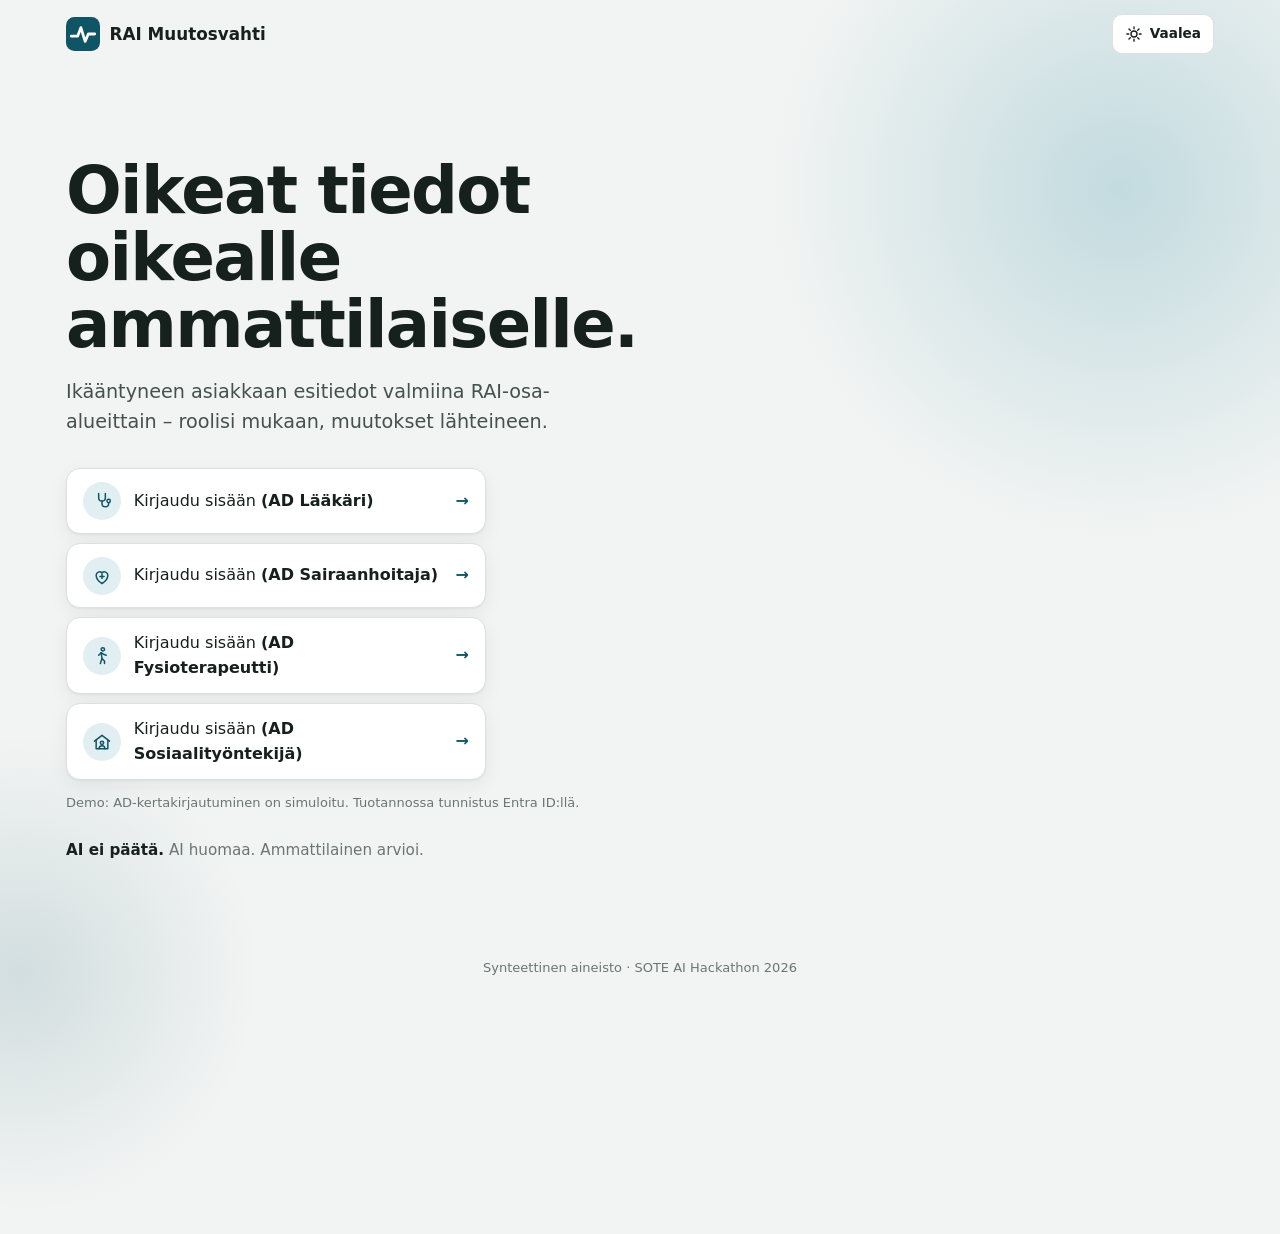
<file: index.html>
<!doctype html>
<html lang="fi">
<head>
  <meta charset="utf-8">
  <meta name="viewport" content="width=device-width, initial-scale=1">
  <title>RAI Muutosvahti</title>
  <meta name="description" content="RAI Muutosvahti kokoaa ikääntyneen asiakkaan esitiedot sosiaali- ja terveydenhuollon tiedoista RAI-arvioinnin osa-alueittain – roolin ja arviointitilanteen mukaan. AI ei päätä. AI huomaa. Ammattilainen arvioi.">
  <link rel="icon" href="data:image/svg+xml,%3Csvg xmlns='http://www.w3.org/2000/svg' viewBox='0 0 32 32'%3E%3Crect width='32' height='32' rx='8' fill='%230f5566'/%3E%3Cpath d='M5 18h6l3-8 4 13 3-7h6' fill='none' stroke='white' stroke-width='2.6' stroke-linecap='round' stroke-linejoin='round'/%3E%3C/svg%3E">
  <script>
    /* Sama teema kuin sovelluksessa (raimv2:teema), ennen piirtoa ettei sivu välähdä */
    (function () {
      var t = null;
      try { t = JSON.parse(localStorage.getItem("raimv2:teema")); } catch (e) { /* ei tallennusta */ }
      if (t !== "light" && t !== "dark") t = window.matchMedia && matchMedia("(prefers-color-scheme: dark)").matches ? "dark" : "light";
      document.documentElement.setAttribute("data-theme", t);
    })();
  </script>
  <link rel="stylesheet" href="css/styles.css">
</head>
<body class="lp">
  <a class="lp-skip" href="#sisalto">Siirry sisältöön</a>

  <header class="lp-top">
    <div class="lp-wrap lp-top__inner">
      <a class="brand" href="index.html" aria-label="RAI Muutosvahti – etusivu">
        <svg viewBox="0 0 32 32" aria-hidden="true"><rect width="32" height="32" rx="8"/><path d="M5 18h6l3-8 4 13 3-7h6"/></svg><span>RAI Muutosvahti</span>
      </a>
      <div class="lp-top__right">
        <button class="themebtn" type="button" id="lpTeema"></button>
      </div>
    </div>
  </header>

  <main id="sisalto" class="lp-main">
    <!-- Hero -->
    <section class="lp-hero">
      <div class="lp-wrap lp-hero__grid">
        <div class="lp-hero__text">
          <h1>Oikeat tiedot oikealle ammattilaiselle.</h1>
          <p class="lp-lead">Ikääntyneen asiakkaan esitiedot valmiina RAI-osa-alueittain – roolisi mukaan, muutokset lähteineen.</p>
          <div class="lp-roles" role="group" aria-label="Kirjaudu sisään roolina">
            <a class="lp-role" href="login.html?ad=lauri"><span class="lp-role__ico" aria-hidden="true"><svg viewBox="0 0 24 24"><path d="M8 3v5a4 4 0 0 0 8 0V3"/><path d="M12 12v3a4 4 0 0 0 8 0v-1"/><circle cx="20" cy="12" r="2"/></svg></span><span>Kirjaudu sisään <strong>(AD Lääkäri)</strong></span><span class="lp-role__arrow" aria-hidden="true">→</span></a>
            <a class="lp-role" href="login.html?ad=sanna"><span class="lp-role__ico" aria-hidden="true"><svg viewBox="0 0 24 24"><path d="M12 21s-7-4.4-7-10a4 4 0 0 1 7-2.6A4 4 0 0 1 19 11c0 5.6-7 10-7 10z"/><path d="M12 10v5M9.5 12.5h5"/></svg></span><span>Kirjaudu sisään <strong>(AD Sairaanhoitaja)</strong></span><span class="lp-role__arrow" aria-hidden="true">→</span></a>
            <a class="lp-role" href="login.html?ad=fiia"><span class="lp-role__ico" aria-hidden="true"><svg viewBox="0 0 24 24"><circle cx="13" cy="4" r="2"/><path d="M10 21l2-6 3 3v3"/><path d="M8 11l3-3 3 2 3 1"/><path d="M11 8l1 7"/></svg></span><span>Kirjaudu sisään <strong>(AD Fysioterapeutti)</strong></span><span class="lp-role__arrow" aria-hidden="true">→</span></a>
            <a class="lp-role" href="login.html?ad=sofia"><span class="lp-role__ico" aria-hidden="true"><svg viewBox="0 0 24 24"><path d="M3 11l9-7 9 7"/><path d="M5 10v10h14V10"/><circle cx="12" cy="13" r="2"/><path d="M8.5 20c0-2 1.6-3.5 3.5-3.5s3.5 1.5 3.5 3.5"/></svg></span><span>Kirjaudu sisään <strong>(AD Sosiaalityöntekijä)</strong></span><span class="lp-role__arrow" aria-hidden="true">→</span></a>
          </div>
          <p class="lp-adnote">Demo: AD-kertakirjautuminen on simuloitu. Tuotannossa tunnistus Entra ID:llä.</p>
          <p class="lp-motto"><strong>AI ei päätä.</strong> AI huomaa. Ammattilainen arvioi.</p>
        </div>
      </div>
    </section>

  </main>

  <footer class="lp-foot">
    <div class="lp-wrap">Synteettinen aineisto · SOTE AI Hackathon 2026</div>
  </footer>

  <script>
    /* Teemavalitsin: vaalea ↔ tumma, sama tallennusavain kuin sovelluksessa */
    (function () {
      var IKONI = {
        light: '<svg viewBox="0 0 24 24" aria-hidden="true"><circle cx="12" cy="12" r="4"/><path d="M12 2.5v2.5M12 19v2.5M2.5 12H5M19 12h2.5M5.3 5.3l1.8 1.8M16.9 16.9l1.8 1.8M5.3 18.7l1.8-1.8M16.9 7.1l1.8-1.8"/></svg>',
        dark: '<svg viewBox="0 0 24 24" aria-hidden="true"><path d="M19.5 14.5A8 8 0 0 1 9.5 4.5a8 8 0 1 0 10 10z"/></svg>'
      };
      var NIMI = { light: "Vaalea", dark: "Tumma" };
      var b = document.getElementById("lpTeema");
      function piirra() {
        var t = document.documentElement.getAttribute("data-theme");
        var seur = t === "dark" ? "light" : "dark";
        b.innerHTML = IKONI[t] + "<span>" + NIMI[t] + "</span>";
        b.setAttribute("aria-label", "Teema: " + NIMI[t] + ". Vaihda teemaksi " + NIMI[seur].toLowerCase() + ".");
      }
      b.addEventListener("click", function () {
        var t = document.documentElement.getAttribute("data-theme") === "dark" ? "light" : "dark";
        document.documentElement.setAttribute("data-theme", t);
        try { localStorage.setItem("raimv2:teema", JSON.stringify(t)); } catch (e) { /* ei tallennusta */ }
        piirra();
      });
      piirra();
    })();
  </script>
</body>
</html>
</file>
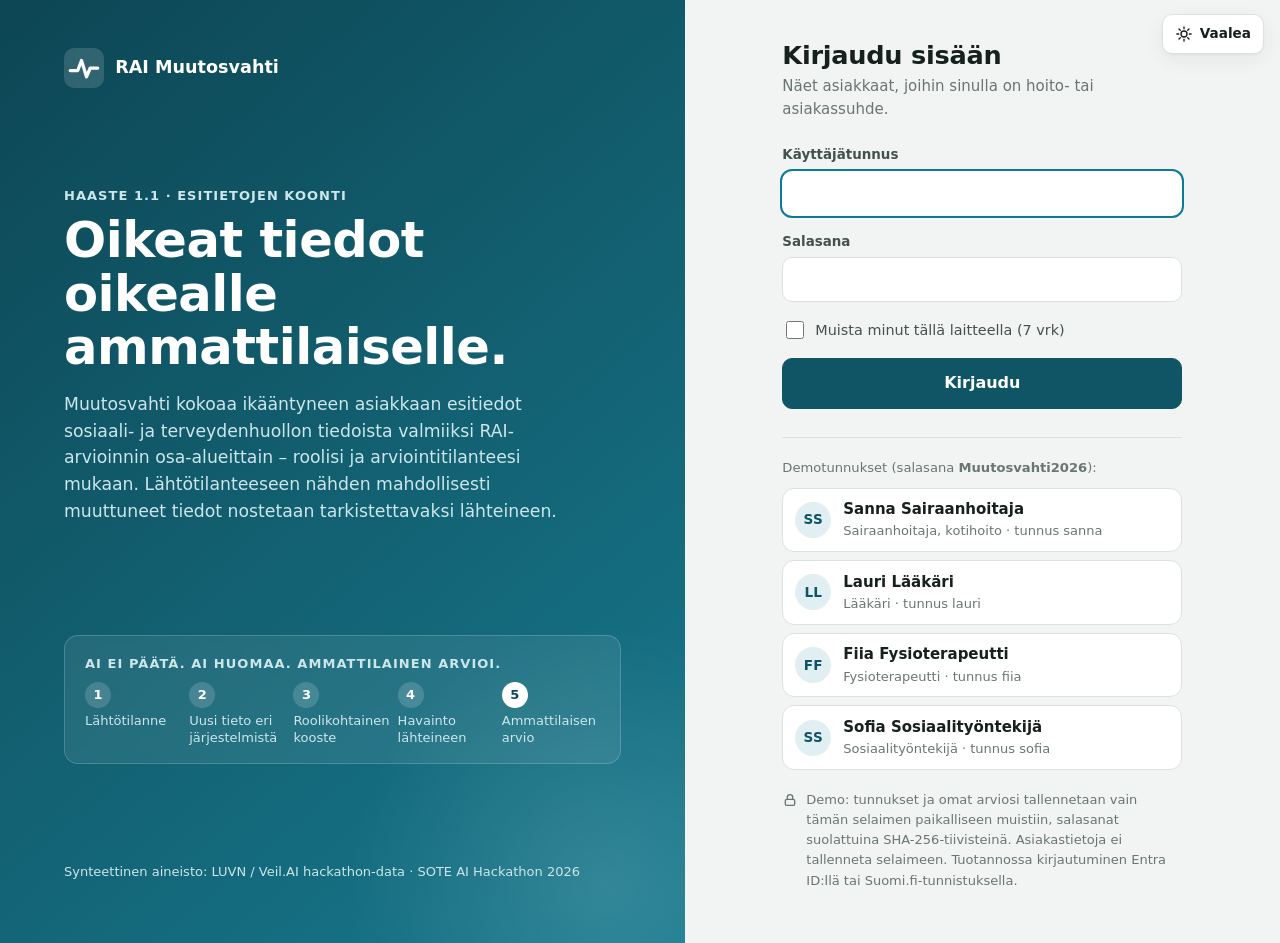
<file: login.html>
<!doctype html>
<html lang="fi">
<head>
  <meta charset="utf-8">
  <meta name="viewport" content="width=device-width, initial-scale=1">
  <title>RAI Muutosvahti</title>
  <meta name="description" content="RAI Muutosvahti – rooli- ja tilannekohtainen esitietokooste ikääntyneiden palveluihin RAI-arvioinnin osa-alueittain. AI ei päätä. AI huomaa. Ammattilainen arvioi.">
  <link rel="icon" href="data:image/svg+xml,%3Csvg xmlns='http://www.w3.org/2000/svg' viewBox='0 0 32 32'%3E%3Crect width='32' height='32' rx='8' fill='%230f5566'/%3E%3Cpath d='M5 18h6l3-8 4 13 3-7h6' fill='none' stroke='white' stroke-width='2.6' stroke-linecap='round' stroke-linejoin='round'/%3E%3C/svg%3E">
  <link rel="stylesheet" href="css/styles.css">
</head>
<body>
  <div id="root"></div>
  <div class="toasts" id="toasts" aria-live="polite"></div>
  <div class="tooltip" id="tooltip" role="tooltip" hidden></div>
  <noscript><p style="padding:2rem">RAI Muutosvahti vaatii JavaScriptin.</p></noscript>

  <script src="js/asetukset.js"></script>
  <script src="js/data.js"></script>
  <script src="js/agent.js"></script>
  <script src="js/app.js"></script>
</body>
</html>
</file>
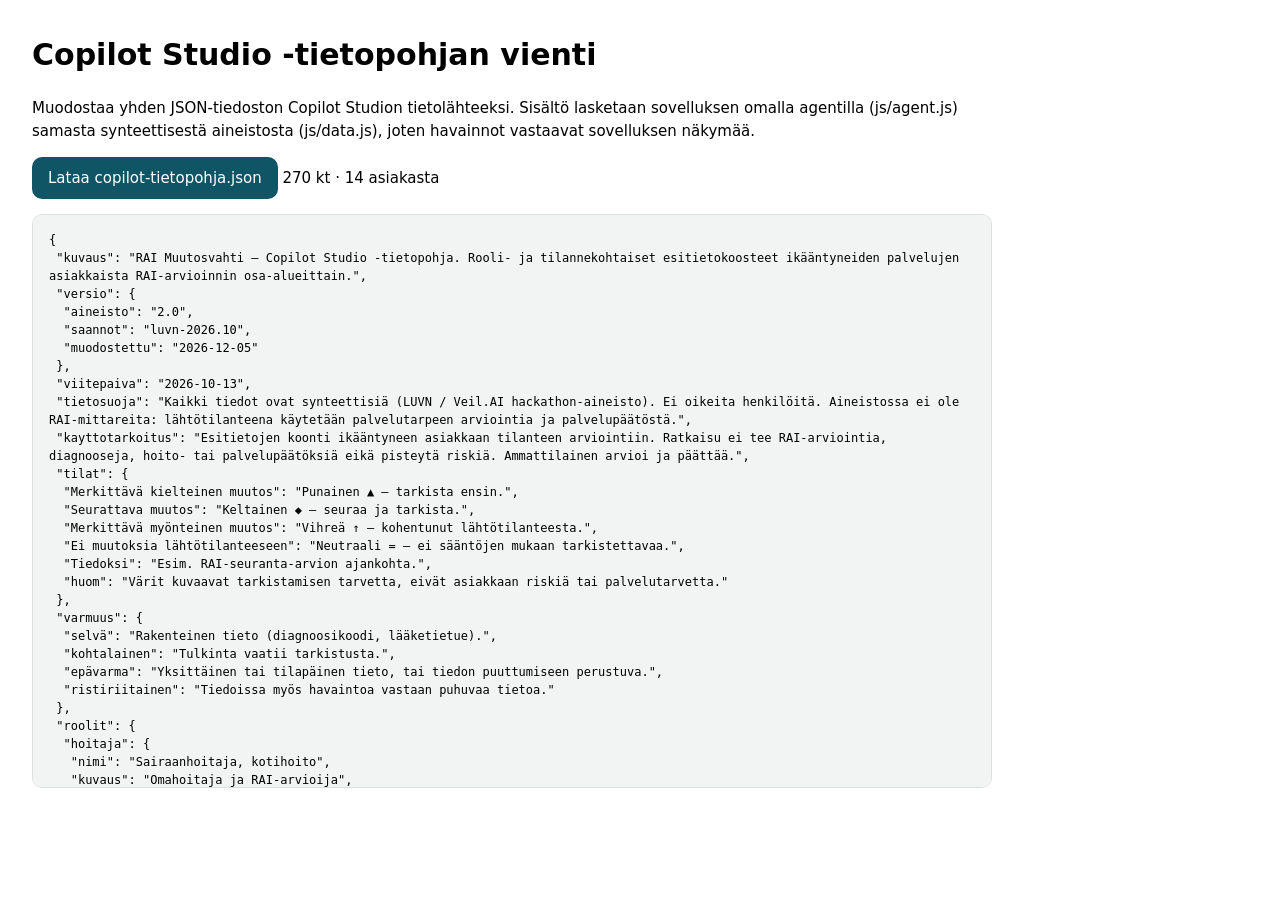
<file: tools/copilot-vienti.html>
<!doctype html>
<html lang="fi">
<head>
  <meta charset="utf-8">
  <meta name="viewport" content="width=device-width, initial-scale=1">
  <title>Copilot-tietopohjan vienti</title>
  <style>
    body { font: 15px/1.5 "Segoe UI", system-ui, sans-serif; margin: 2rem; max-width: 960px; }
    pre { background: #f2f4f3; border: 1px solid #dbe1df; border-radius: 10px; padding: 1rem; max-height: 60vh; overflow: auto; font-size: 12px; white-space: pre-wrap; }
    button { font: inherit; padding: .6rem 1rem; border-radius: 10px; border: 0; background: #0f5566; color: #fff; cursor: pointer; }
  </style>
</head>
<body>
  <h1>Copilot Studio -tietopohjan vienti</h1>
  <p>Muodostaa yhden JSON-tiedoston Copilot Studion tietolähteeksi. Sisältö lasketaan sovelluksen omalla agentilla
    (js/agent.js) samasta synteettisestä aineistosta (js/data.js), joten havainnot vastaavat sovelluksen näkymää.</p>
  <p><button type="button" id="lataa">Lataa copilot-tietopohja.json</button> <span id="koko"></span></p>
  <pre id="json">Muodostetaan…</pre>

  <script src="../js/data.js"></script>
  <script src="../js/agent.js"></script>
  <script>
    (function () {
      "use strict";
      const A = window.RAIAgent, D = window.RAI_DATA;
      const NAKYMAT = [["hoitaja", "rai"], ["laakari", "vastaanotto"], ["sosiaalityontekija", "pta"]];
      const TILA = { punainen: "Merkittävä kielteinen muutos", keltainen: "Seurattava muutos", vihrea: "Merkittävä myönteinen muutos", neutraali: "Ei muutoksia lähtötilanteeseen" };
      const SUKUP = { MIES: "mies", NAINEN: "nainen" };

      function nakyma(a, rooli, tilanne) {
        const an = A.analysoi(a, rooli, tilanne);
        const lahde = (l) => { const L = an.lahteet[l.id]; return { pvm: L ? L.pvm : null, jarjestelma: L ? L.jarj : null, ote: l.ote }; };
        return {
          rooli: A.ROOLIT[rooli].nimi,
          arviointitilanne: A.TILANTEET[tilanne].nimi,
          sallitutTiedot: Object.entries(an.oikeudet).filter(([, v]) => v).map(([k, v]) => (v === true ? k : `${k}: ${v}`)),
          tila: TILA[an.tila],
          tilannekuva: an.tilannekuva,
          havainnot: an.signaalit.map((s) => ({
            saanto: s.saanto,
            taso: A.TASO_NIMI[s.taso],
            osaAlue: A.ALUE[s.alue].nimi,
            otsikko: s.otsikko,
            mitaMuuttui: s.mitaMuuttui,
            perustelu: s.perustelu,
            havaittu: s.havaittu,
            varmuus: s.varmuus,
            lahteet: s.lahteet.map(lahde),
            vastanaytto: s.vastanaytto.map(lahde),
            tarkistettavat: s.tarkistettavat,
            ehdotukset: s.ehdotukset.map((e) => e.replace(/^lomake:/, "Rakenteinen kysely: "))
          })),
          osaAlueet: an.alueet.filter((x) => x.olennainen).map((x) => ({
            nimi: x.nimi,
            lahtotilanne: x.lahto.map((f) => f.teksti),
            lahtotilanteenJalkeen: x.jalkeen.map((f) => f.teksti)
          })),
          valmistauduKohtaamiseen: an.tarkistettavat
        };
      }

      const asiakkaat = D.asiakkaat.map((a) => {
        const an = A.analysoi(a, "hoitaja", "rai");
        return {
          asiakas: `Asiakas ${a.id.slice(-4)}`,
          tunniste: a.id,
          ika: a.ika, sukupuoli: SUKUP[a.sukupuoli] || a.sukupuoli, kotikunta: a.kotikunta,
          asiointikieli: a.kieli === "sv" ? "ruotsi" : "suomi",
          palvelu: a.lahto.palvelu,
          lahtotilanne: { pvm: a.lahto.pvm, kuvaus: "Palvelutarpeen arviointi ja palvelupäätös", tuenTarve: a.lahto.tuenTarve, muisti: a.lahto.muisti ? a.lahto.muisti.split(";")[0] : null },
          raiSeuranta: { erapaiva: an.seuranta.erapaiva, jaljellaVrk: an.seuranta.jaljella, tila: an.seuranta.jaljella < 0 ? `myöhässä ${-an.seuranta.jaljella} vrk` : `${an.seuranta.jaljella} vrk jäljellä` },
          hoitosuhde: { sairaanhoitaja: a.lahto.palvelu === "Säännöllinen kotihoito", laakari: true, sosiaalityontekija: true },
          nakymat: Object.fromEntries(NAKYMAT.map(([r, t]) => [r, nakyma(a, r, t)]))
        };
      });

      const tietopohja = {
        kuvaus: "RAI Muutosvahti – Copilot Studio -tietopohja. Rooli- ja tilannekohtaiset esitietokoosteet ikääntyneiden palvelujen asiakkaista RAI-arvioinnin osa-alueittain.",
        versio: { aineisto: D.versio, saannot: A.SAANTOVERSIO, muodostettu: new Date().toISOString().slice(0, 10) },
        viitepaiva: D.viitepaiva,
        tietosuoja: "Kaikki tiedot ovat synteettisiä (LUVN / Veil.AI hackathon-aineisto). Ei oikeita henkilöitä. Aineistossa ei ole RAI-mittareita: lähtötilanteena käytetään palvelutarpeen arviointia ja palvelupäätöstä.",
        kayttotarkoitus: "Esitietojen koonti ikääntyneen asiakkaan tilanteen arviointiin. Ratkaisu ei tee RAI-arviointia, diagnooseja, hoito- tai palvelupäätöksiä eikä pisteytä riskiä. Ammattilainen arvioi ja päättää.",
        tilat: {
          "Merkittävä kielteinen muutos": "Punainen ▲ – tarkista ensin.",
          "Seurattava muutos": "Keltainen ◆ – seuraa ja tarkista.",
          "Merkittävä myönteinen muutos": "Vihreä ↑ – kohentunut lähtötilanteesta.",
          "Ei muutoksia lähtötilanteeseen": "Neutraali = – ei sääntöjen mukaan tarkistettavaa.",
          "Tiedoksi": "Esim. RAI-seuranta-arvion ajankohta.",
          "huom": "Värit kuvaavat tarkistamisen tarvetta, eivät asiakkaan riskiä tai palvelutarvetta."
        },
        varmuus: { "selvä": "Rakenteinen tieto (diagnoosikoodi, lääketietue).", "kohtalainen": "Tulkinta vaatii tarkistusta.", "epävarma": "Yksittäinen tai tilapäinen tieto, tai tiedon puuttumiseen perustuva.", "ristiriitainen": "Tiedoissa myös havaintoa vastaan puhuvaa tietoa." },
        roolit: Object.fromEntries(Object.entries(A.ROOLIT).map(([k, r]) => [k, {
          nimi: r.nimi, kuvaus: r.kuvaus,
          tilanteet: r.tilanteet.map((t) => A.TILANTEET[t].nimi),
          sallitutTiedot: Object.entries(r.oikeudet).filter(([, v]) => v).map(([kk, v]) => (v === true ? kk : `${kk}: ${v}`)),
          eiSallitut: Object.entries(r.oikeudet).filter(([, v]) => !v).map(([kk]) => kk),
          hoitosuhde: k === "hoitaja" ? "Vain säännöllisen kotihoidon asiakkaat" : "Kaikki 14 asiakasta"
        }])),
        raiOsaAlueet: A.ALUEET.map((x) => x.nimi),
        saannot: A.SAANNOT.map((r) => ({ id: r.id, nimi: r.nimi, osaAlue: A.ALUE[r.alue].nimi, suunta: r.suunta === "myonteinen" ? "myönteinen" : "kielteinen tai seurattava", peruste: r.peruste, tiedot: r.tiedot, rajoitteet: r.rajoitteet })),
        lomakkeet: D.lomakkeet.map((l) => ({ id: l.id, nimi: l.nimi, pisteet: `${l.min}–${l.max}`, ohje: l.ohje, kysymykset: l.kysymykset.map((q) => q.teksti) })),
        asiakkaat
      };

      const json = JSON.stringify(tietopohja, null, 1);
      document.getElementById("json").textContent = json;
      document.getElementById("koko").textContent = `${Math.round(new Blob([json]).size / 1024)} kt · ${asiakkaat.length} asiakasta`;
      document.getElementById("lataa").addEventListener("click", () => {
        const url = URL.createObjectURL(new Blob([json], { type: "application/json" }));
        const l = document.createElement("a"); l.href = url; l.download = "copilot-tietopohja.json"; l.click();
        setTimeout(() => URL.revokeObjectURL(url), 1000);
      });
    })();
  </script>
</body>
</html>
</file>
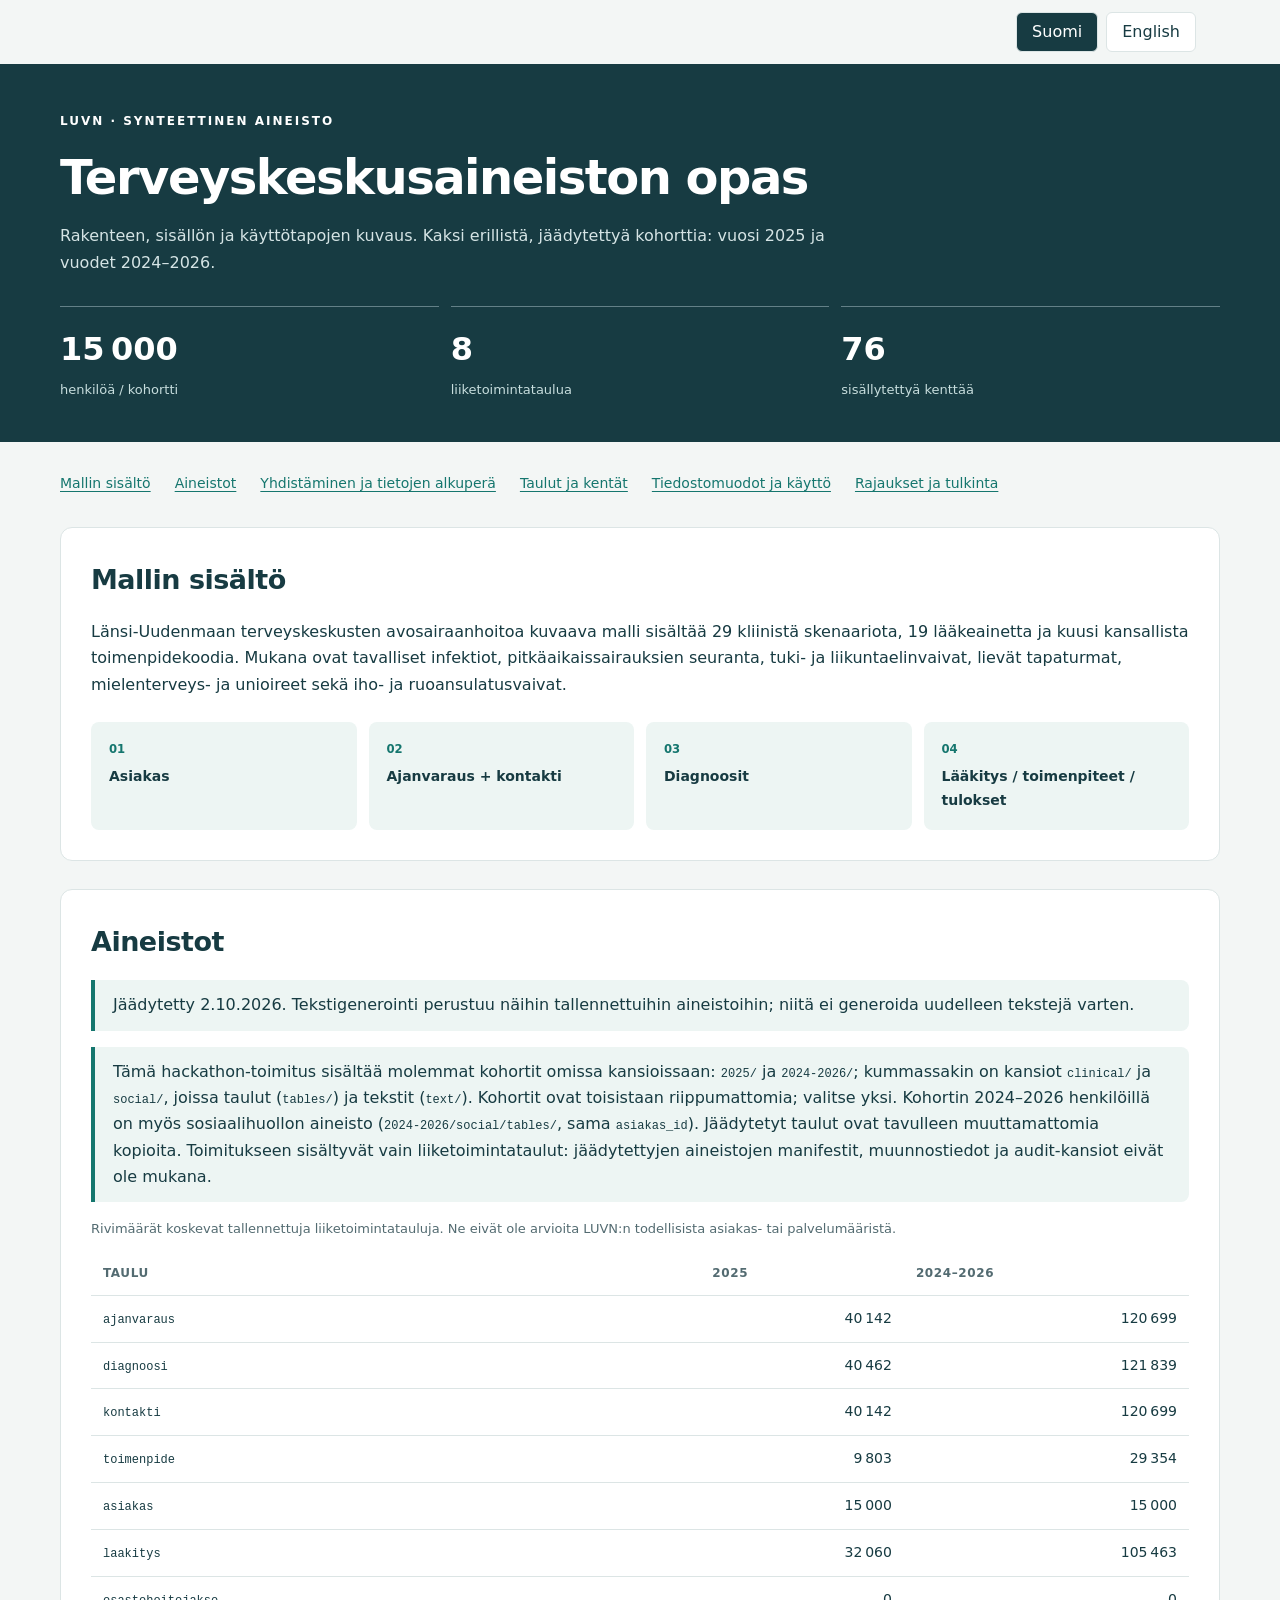
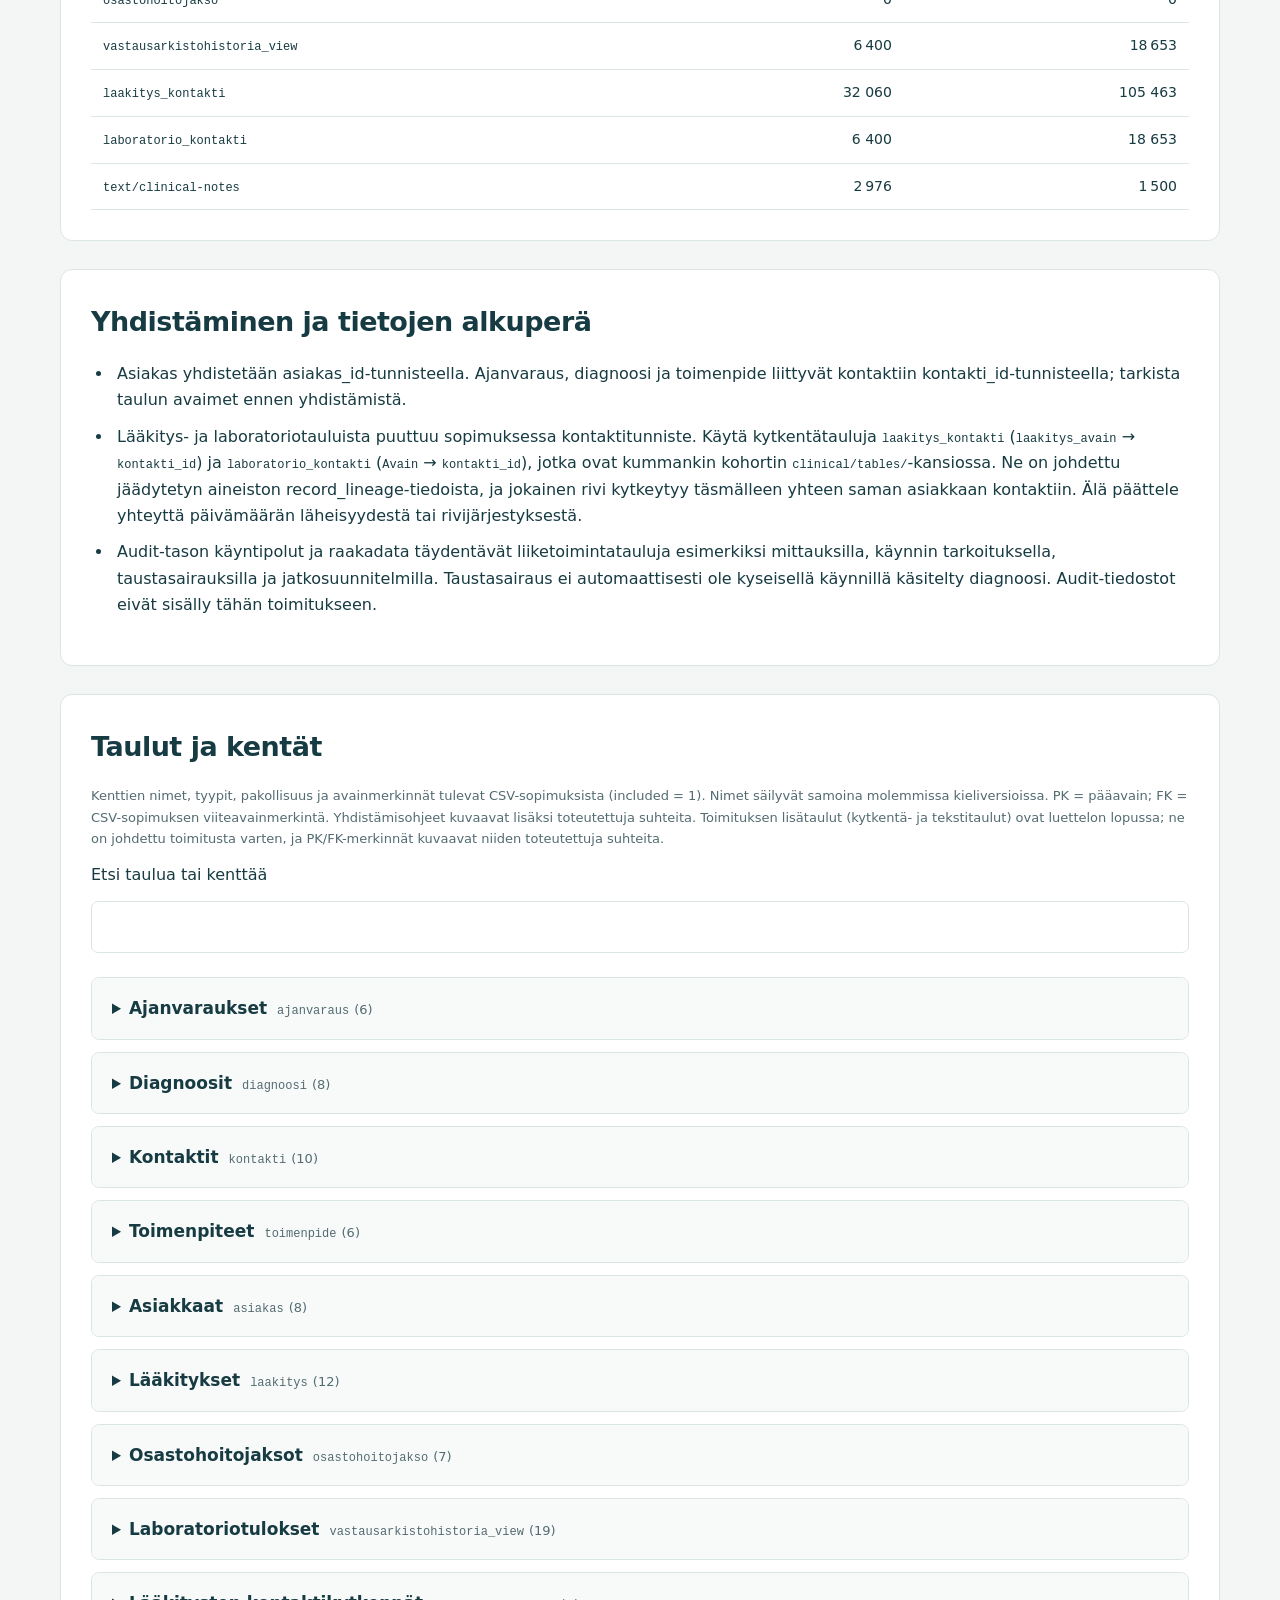
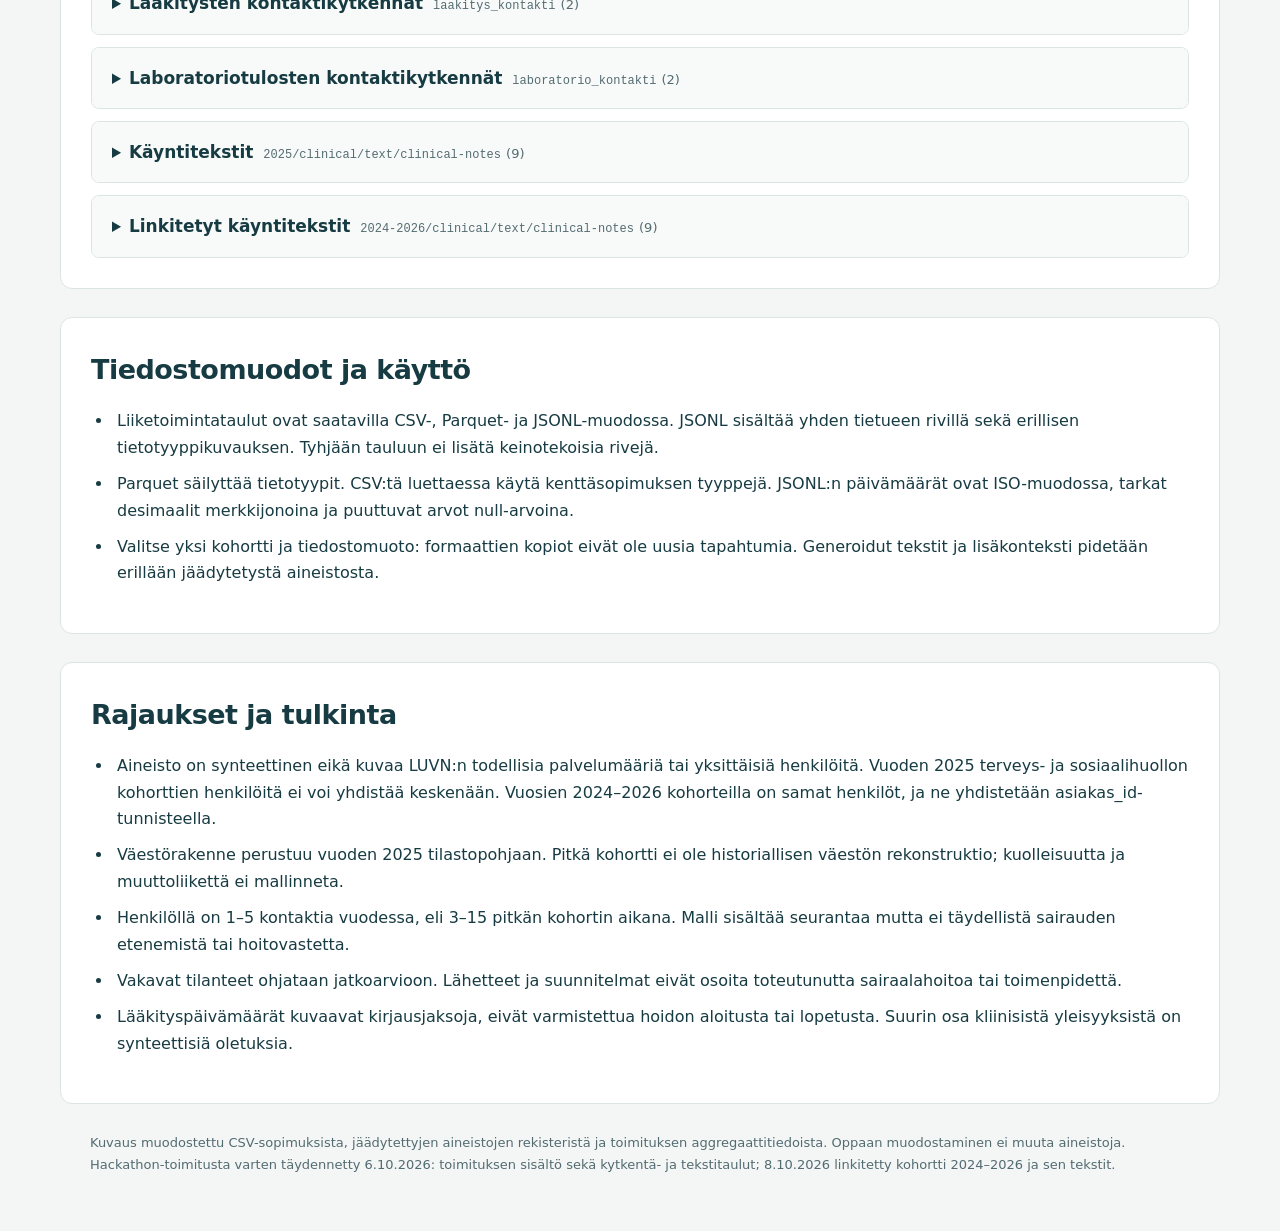
<file: hackathon_data/LUVN_synteettinenData_VEIL/docs/clinical_schema_guide.html>
<!doctype html><html lang="fi"><head><meta charset="utf-8"><meta name="viewport" content="width=device-width,initial-scale=1"><meta name="description" content="Bilingual guide to frozen synthetic LUVN datasets and schemas"><title>Terveyskeskusaineiston opas</title><style>
:root{--ink:#173b42;--muted:#536b71;--accent:#15766e;--line:#dce5e5;--paper:#fff;--bg:#f3f6f5}*{box-sizing:border-box}body{margin:0;background:var(--bg);color:var(--ink);font:16px/1.65 system-ui,-apple-system,sans-serif}button,input{font:inherit}a{color:var(--accent);text-underline-offset:3px}header{background:var(--ink);color:white;padding:48px max(24px,calc((100vw - 1160px)/2)) 40px}header p{max-width:780px;color:#d5e4e5}h1{font-size:clamp(30px,4vw,48px);line-height:1.15;letter-spacing:-1.5px;margin:18px 0}h2{font-size:27px;letter-spacing:-.5px;margin:0 0 16px}h3{margin:0 0 8px;font-size:19px}.eyebrow{font-size:12px;letter-spacing:2px;font-weight:700}.switch{display:flex;gap:8px;justify-content:flex-end;max-width:1160px;margin:auto;padding:12px 24px}.switch button{cursor:pointer;border:1px solid var(--line);border-radius:6px;background:white;padding:6px 15px;color:var(--ink)}.switch button[aria-pressed=true]{background:var(--ink);color:white}main{max-width:1208px;margin:auto;padding:30px 24px 64px}nav{display:flex;flex-wrap:wrap;gap:12px 24px;margin-bottom:32px;font-size:14px}section.block{margin:0 0 28px;background:var(--paper);border:1px solid var(--line);border-radius:12px;padding:30px}.stats{display:grid;grid-template-columns:repeat(3,1fr);gap:12px;margin-top:30px}.stat{border-top:1px solid #638087;padding-top:16px}.stat strong{display:block;font-size:32px;color:white}.stat span{font-size:13px;color:#c7dddd}.flow{display:grid;grid-template-columns:repeat(4,1fr);gap:12px;margin:24px 0 0}.step{background:#edf5f3;padding:18px;border-radius:8px;font-size:14px;font-weight:600}.step small{display:block;color:var(--accent);margin-bottom:6px}.notice{border-left:4px solid var(--accent);padding:12px 18px;background:#edf5f3;border-radius:0 8px 8px 0}.scroll{overflow-x:auto}table{width:100%;border-collapse:collapse;font-size:14px}th{text-align:left;font-size:12px;color:var(--muted);text-transform:uppercase;letter-spacing:.6px}td,th{padding:11px 12px;border-bottom:1px solid var(--line);vertical-align:top}td.num{text-align:right;font-variant-numeric:tabular-nums}code{font-size:12px;overflow-wrap:anywhere}details{border:1px solid var(--line);border-radius:8px;margin-top:12px;overflow:hidden}summary{cursor:pointer;padding:16px 20px;background:#f8faf9}summary strong{font-size:17px}summary code{display:inline-block;margin-left:10px;color:var(--muted)}details .inner{padding:4px 20px 20px}.small{font-size:13px;color:var(--muted)}input{width:100%;padding:12px 16px;border:1px solid var(--line);border-radius:7px;margin:12px 0}ul{padding-left:22px}li{padding-left:4px;margin:10px 0}.bundle{margin:20px 0;padding:18px;border:1px solid var(--line);border-radius:8px}.bundle p{margin:6px 0}footer{font-size:13px;color:var(--muted);padding:0 30px} [hidden]{display:none!important}@media(max-width:650px){section.block{padding:20px}.flow{grid-template-columns:1fr 1fr}.stats{gap:10px}.stat strong{font-size:26px}td,th{padding:8px}header{padding-top:30px}}@media print{body{background:white}.switch,nav,input{display:none}section.block{break-inside:avoid;padding:18px}header{background:white;color:var(--ink)}header p,.stat span,.stat strong{color:var(--ink)}details{break-inside:avoid}a{color:inherit}}
</style><noscript><style>[data-language]{display:block!important}</style></noscript></head><body><div class="switch" role="group" aria-label="Kieli / Language"><button data-select-language="fi" aria-pressed="true">Suomi</button><button data-select-language="en" aria-pressed="false">English</button></div><div data-language="fi"><header><div class="eyebrow">LUVN · SYNTEETTINEN AINEISTO</div><h1>Terveyskeskusaineiston opas</h1><p>Rakenteen, sisällön ja käyttötapojen kuvaus. Kaksi erillistä, jäädytettyä kohorttia: vuosi 2025 ja vuodet 2024–2026.</p><div class="stats"><div class="stat"><strong>15 000</strong><span>henkilöä / kohortti</span></div><div class="stat"><strong>8</strong><span>liiketoimintataulua</span></div><div class="stat"><strong>76</strong><span>sisällytettyä kenttää</span></div></div></header><main><nav aria-label="Sisältö"><a href="#fi-scope">Mallin sisältö</a><a href="#fi-cohorts">Aineistot</a><a href="#fi-joins">Yhdistäminen ja tietojen alkuperä</a><a href="#fi-tables">Taulut ja kentät</a><a href="#fi-formats">Tiedostomuodot ja käyttö</a><a href="#fi-limits">Rajaukset ja tulkinta</a></nav><section class="block" id="fi-scope"><h2>Mallin sisältö</h2><p>Länsi-Uudenmaan terveyskeskusten avosairaanhoitoa kuvaava malli sisältää 29 kliinistä skenaariota, 19 lääkeainetta ja kuusi kansallista toimenpidekoodia. Mukana ovat tavalliset infektiot, pitkäaikaissairauksien seuranta, tuki- ja liikuntaelinvaivat, lievät tapaturmat, mielenterveys- ja unioireet sekä iho- ja ruoansulatusvaivat.</p><div class="flow"><div class="step"><small>01</small>Asiakas</div><div class="step"><small>02</small>Ajanvaraus + kontakti</div><div class="step"><small>03</small>Diagnoosit</div><div class="step"><small>04</small>Lääkitys / toimenpiteet / tulokset</div></div></section><section class="block" id="fi-cohorts"><h2>Aineistot</h2><p class="notice">Jäädytetty 2.10.2026. Tekstigenerointi perustuu näihin tallennettuihin aineistoihin; niitä ei generoida uudelleen tekstejä varten.</p><p class="notice">Tämä hackathon-toimitus sisältää molemmat kohortit omissa kansioissaan: <code>2025/</code> ja <code>2024-2026/</code>; kummassakin on kansiot <code>clinical/</code> ja <code>social/</code>, joissa taulut (<code>tables/</code>) ja tekstit (<code>text/</code>). Kohortit ovat toisistaan riippumattomia; valitse yksi. Kohortin 2024–2026 henkilöillä on myös sosiaalihuollon aineisto (<code>2024-2026/social/tables/</code>, sama <code>asiakas_id</code>). Jäädytetyt taulut ovat tavulleen muuttamattomia kopioita. Toimitukseen sisältyvät vain liiketoimintataulut: jäädytettyjen aineistojen manifestit, muunnostiedot ja audit-kansiot eivät ole mukana.</p><p class="small">Rivimäärät koskevat tallennettuja liiketoimintatauluja. Ne eivät ole arvioita LUVN:n todellisista asiakas- tai palvelumääristä.</p><div class="scroll"><table><thead><tr><th>Taulu</th><th>2025</th><th>2024–2026</th></tr></thead><tbody><tr><td><code>ajanvaraus</code></td><td class="num">40 142</td><td class="num">120 699</td></tr><tr><td><code>diagnoosi</code></td><td class="num">40 462</td><td class="num">121 839</td></tr><tr><td><code>kontakti</code></td><td class="num">40 142</td><td class="num">120 699</td></tr><tr><td><code>toimenpide</code></td><td class="num">9 803</td><td class="num">29 354</td></tr><tr><td><code>asiakas</code></td><td class="num">15 000</td><td class="num">15 000</td></tr><tr><td><code>laakitys</code></td><td class="num">32 060</td><td class="num">105 463</td></tr><tr><td><code>osastohoitojakso</code></td><td class="num">0</td><td class="num">0</td></tr><tr><td><code>vastausarkistohistoria_view</code></td><td class="num">6 400</td><td class="num">18 653</td></tr><tr><td><code>laakitys_kontakti</code></td><td class="num">32 060</td><td class="num">105 463</td></tr><tr><td><code>laboratorio_kontakti</code></td><td class="num">6 400</td><td class="num">18 653</td></tr><tr><td><code>text/clinical-notes</code></td><td class="num">2 976</td><td class="num">1 500</td></tr></tbody></table></div></section><section class="block" id="fi-joins"><h2>Yhdistäminen ja tietojen alkuperä</h2><ul><li>Asiakas yhdistetään asiakas_id-tunnisteella. Ajanvaraus, diagnoosi ja toimenpide liittyvät kontaktiin kontakti_id-tunnisteella; tarkista taulun avaimet ennen yhdistämistä.</li><li>Lääkitys- ja laboratoriotauluista puuttuu sopimuksessa kontaktitunniste. Käytä kytkentätauluja <code>laakitys_kontakti</code> (<code>laakitys_avain</code> → <code>kontakti_id</code>) ja <code>laboratorio_kontakti</code> (<code>Avain</code> → <code>kontakti_id</code>), jotka ovat kummankin kohortin <code>clinical/tables/</code>-kansiossa. Ne on johdettu jäädytetyn aineiston record_lineage-tiedoista, ja jokainen rivi kytkeytyy täsmälleen yhteen saman asiakkaan kontaktiin. Älä päättele yhteyttä päivämäärän läheisyydestä tai rivijärjestyksestä.</li><li>Audit-tason käyntipolut ja raakadata täydentävät liiketoimintatauluja esimerkiksi mittauksilla, käynnin tarkoituksella, taustasairauksilla ja jatkosuunnitelmilla. Taustasairaus ei automaattisesti ole kyseisellä käynnillä käsitelty diagnoosi. Audit-tiedostot eivät sisälly tähän toimitukseen.</li></ul></section><section class="block" id="fi-tables"><h2>Taulut ja kentät</h2><p class="small">Kenttien nimet, tyypit, pakollisuus ja avainmerkinnät tulevat CSV-sopimuksista (included = 1). Nimet säilyvät samoina molemmissa kieliversioissa. PK = pääavain; FK = CSV-sopimuksen viiteavainmerkintä. Yhdistämisohjeet kuvaavat lisäksi toteutettuja suhteita. Toimituksen lisätaulut (kytkentä- ja tekstitaulut) ovat luettelon lopussa; ne on johdettu toimitusta varten, ja PK/FK-merkinnät kuvaavat niiden toteutettuja suhteita.</p><label for="search-fi">Etsi taulua tai kenttää</label><input id="search-fi" type="search" data-search autocomplete="off"><details data-table><summary><strong>Ajanvaraukset</strong><code>ajanvaraus</code> <span class="small">(6)</span></summary><div class="inner"><p>Kontaktien ajanvaraus- ja ajankohtatiedot.</p><div class="scroll"><table><thead><tr><th>Kenttä</th><th>Tietotyyppi</th><th>NULL sallittu</th><th>Avainmerkintä</th></tr></thead><tbody><tr><td><code>ajanvaraus_id</code></td><td>STRING</td><td>Ei</td><td>PK</td></tr><tr><td><code>kontakti_id</code></td><td>STRING</td><td>Kyllä</td><td>FK</td></tr><tr><td><code>asiakas_id</code></td><td>STRING</td><td>Kyllä</td><td>FK</td></tr><tr><td><code>ajanvaraus_pvm</code></td><td>DATE</td><td>Kyllä</td><td>—</td></tr><tr><td><code>ajanvaraus_tila</code></td><td>STRING</td><td>Kyllä</td><td>—</td></tr><tr><td><code>erikoisala_kansallinen_id</code></td><td>STRING</td><td>Kyllä</td><td>FK</td></tr></tbody></table></div></div></details><details data-table><summary><strong>Diagnoosit</strong><code>diagnoosi</code> <span class="small">(8)</span></summary><div class="inner"><p>Kontaktissa käsitellyt ensisijaiset ja valikoidut toissijaiset diagnoosit.</p><div class="scroll"><table><thead><tr><th>Kenttä</th><th>Tietotyyppi</th><th>NULL sallittu</th><th>Avainmerkintä</th></tr></thead><tbody><tr><td><code>diagnoosi_id</code></td><td>STRING</td><td>Ei</td><td>PK</td></tr><tr><td><code>icd10_id</code></td><td>STRING</td><td>Kyllä</td><td>FK</td></tr><tr><td><code>icd10_koodi_lahdejarjestelma</code></td><td>STRING</td><td>Kyllä</td><td>—</td></tr><tr><td><code>kontakti_id</code></td><td>STRING</td><td>Kyllä</td><td>FK</td></tr><tr><td><code>asiakas_id</code></td><td>STRING</td><td>Kyllä</td><td>FK</td></tr><tr><td><code>diagnoosi_aikaleima</code></td><td>TIMESTAMP</td><td>Kyllä</td><td>—</td></tr><tr><td><code>diagnoosi_ensisijaisuus</code></td><td>STRING</td><td>Kyllä</td><td>—</td></tr><tr><td><code>onko_pitkaaikaisdiagnoosi</code></td><td>BOOLEAN</td><td>Kyllä</td><td>—</td></tr></tbody></table></div></div></details><details data-table><summary><strong>Kontaktit</strong><code>kontakti</code> <span class="small">(10)</span></summary><div class="inner"><p>Toteutuneet asioinnit ja niiden ajankohdat, yhteystavat ja ammattiryhmät.</p><div class="scroll"><table><thead><tr><th>Kenttä</th><th>Tietotyyppi</th><th>NULL sallittu</th><th>Avainmerkintä</th></tr></thead><tbody><tr><td><code>kontakti_id</code></td><td>STRING</td><td>Ei</td><td>PK</td></tr><tr><td><code>asiakas_id</code></td><td>STRING</td><td>Kyllä</td><td>FK</td></tr><tr><td><code>tapahtuma_pvm</code></td><td>DATE</td><td>Kyllä</td><td>—</td></tr><tr><td><code>tapahtuma_aikaleima</code></td><td>TIMESTAMP</td><td>Kyllä</td><td>—</td></tr><tr><td><code>kesto_minuutit_kpl</code></td><td>INT</td><td>Kyllä</td><td>—</td></tr><tr><td><code>yhteystapa_koodi_hilmo</code></td><td>STRING</td><td>Kyllä</td><td>—</td></tr><tr><td><code>erikoisala_kansallinen_id</code></td><td>STRING</td><td>Kyllä</td><td>FK</td></tr><tr><td><code>hoidon_kiireellisyys_koodi_hilmo</code></td><td>STRING</td><td>Kyllä</td><td>—</td></tr><tr><td><code>hoidon_kiireellisyys_selite_hilmo</code></td><td>STRING</td><td>Kyllä</td><td>—</td></tr><tr><td><code>palvelumuoto_id</code></td><td>STRING</td><td>Kyllä</td><td>—</td></tr></tbody></table></div></div></details><details data-table><summary><strong>Toimenpiteet</strong><code>toimenpide</code> <span class="small">(6)</span></summary><div class="inner"><p>Toteutuneiksi mallinnetut toimenpiteet ja kansalliset koodit.</p><div class="scroll"><table><thead><tr><th>Kenttä</th><th>Tietotyyppi</th><th>NULL sallittu</th><th>Avainmerkintä</th></tr></thead><tbody><tr><td><code>toimenpide_id</code></td><td>STRING</td><td>Ei</td><td>PK</td></tr><tr><td><code>kontakti_id</code></td><td>STRING</td><td>Kyllä</td><td>FK</td></tr><tr><td><code>toimenpide_aikaleima</code></td><td>TIMESTAMP</td><td>Kyllä</td><td>—</td></tr><tr><td><code>toimenpidekoodi_kansallinen</code></td><td>STRING</td><td>Kyllä</td><td>—</td></tr><tr><td><code>toimenpidekoodi_selite_kansallinen</code></td><td>STRING</td><td>Kyllä</td><td>—</td></tr><tr><td><code>toimenpide_lkm</code></td><td>INT</td><td>Kyllä</td><td>—</td></tr></tbody></table></div></div></details><details data-table><summary><strong>Asiakkaat</strong><code>asiakas</code> <span class="small">(8)</span></summary><div class="inner"><p>Synteettiset henkilöt, tunnisteet ja perustiedot.</p><div class="scroll"><table><thead><tr><th>Kenttä</th><th>Tietotyyppi</th><th>NULL sallittu</th><th>Avainmerkintä</th></tr></thead><tbody><tr><td><code>asiakas_id</code></td><td>STRING</td><td>Ei</td><td>PK</td></tr><tr><td><code>henkilotunnus</code></td><td>STRING</td><td>Ei</td><td>—</td></tr><tr><td><code>kotikunta</code></td><td>STRING</td><td>Ei</td><td>—</td></tr><tr><td><code>sukupuoli</code></td><td>STRING</td><td>Ei</td><td>—</td></tr><tr><td><code>syntymavuosi</code></td><td>INT</td><td>Ei</td><td>—</td></tr><tr><td><code>syntymapaiva</code></td><td>DATE</td><td>Ei</td><td>—</td></tr><tr><td><code>kieli</code></td><td>STRING</td><td>Ei</td><td>—</td></tr><tr><td><code>onko_testiasiakas</code></td><td>BOOLEAN</td><td>Ei</td><td>—</td></tr></tbody></table></div></div></details><details data-table><summary><strong>Lääkitykset</strong><code>laakitys</code> <span class="small">(12)</span></summary><div class="inner"><p>Lääkityskirjaukset ja ATC-koodit. Päivämäärät kuvaavat hallinnollista kirjausjaksoa.</p><div class="scroll"><table><thead><tr><th>Kenttä</th><th>Tietotyyppi</th><th>NULL sallittu</th><th>Avainmerkintä</th></tr></thead><tbody><tr><td><code>laakitys_avain</code></td><td>STRING</td><td>Ei</td><td>PK</td></tr><tr><td><code>laakitys_aloituspvm</code></td><td>DATE</td><td>Ei</td><td>—</td></tr><tr><td><code>laakitys_paattymispvm</code></td><td>DATE</td><td>Ei</td><td>—</td></tr><tr><td><code>asiakas_id</code></td><td>STRING</td><td>Ei</td><td>FK</td></tr><tr><td><code>ika</code></td><td>LONG</td><td>Ei</td><td>—</td></tr><tr><td><code>ikaluokka</code></td><td>INT</td><td>Ei</td><td>—</td></tr><tr><td><code>henkilotunnus</code></td><td>STRING</td><td>Ei</td><td>FK</td></tr><tr><td><code>sukupuoli</code></td><td>STRING</td><td>Ei</td><td>—</td></tr><tr><td><code>on_resepti</code></td><td>BOOLEAN</td><td>Ei</td><td>—</td></tr><tr><td><code>vaikuttava_aine</code></td><td>STRING</td><td>Ei</td><td>—</td></tr><tr><td><code>atc_koodi</code></td><td>STRING</td><td>Ei</td><td>—</td></tr><tr><td><code>laakkeen_kayttotapa</code></td><td>STRING</td><td>Ei</td><td>—</td></tr></tbody></table></div></div></details><details data-table><summary><strong>Osastohoitojaksot</strong><code>osastohoitojakso</code> <span class="small">(7)</span></summary><div class="inner"><p>Rakenteessa mukana; tässä avosairaanhoidon aineistossa ei rivejä.</p><div class="scroll"><table><thead><tr><th>Kenttä</th><th>Tietotyyppi</th><th>NULL sallittu</th><th>Avainmerkintä</th></tr></thead><tbody><tr><td><code>osastohoitojakso_avain</code></td><td>STRING</td><td>Ei</td><td>PK</td></tr><tr><td><code>asiakas_id</code></td><td>STRING</td><td>Ei</td><td>FK</td></tr><tr><td><code>henkilotunnus</code></td><td>STRING</td><td>Ei</td><td>FK</td></tr><tr><td><code>osastohoitojakson_alku_pvm</code></td><td>DATE</td><td>Ei</td><td>—</td></tr><tr><td><code>osastohoitojakson_loppu_pvm</code></td><td>DATE</td><td>Ei</td><td>—</td></tr><tr><td><code>palveluala_koodi</code></td><td>STRING</td><td>Ei</td><td>—</td></tr><tr><td><code>osastojakson_tyyppi</code></td><td>STRING</td><td>Ei</td><td>—</td></tr></tbody></table></div></div></details><details data-table><summary><strong>Laboratoriotulokset</strong><code>vastausarkistohistoria_view</code> <span class="small">(19)</span></summary><div class="inner"><p>Mallinnetut tutkimukset, tulokset ja yksiköt.</p><div class="scroll"><table><thead><tr><th>Kenttä</th><th>Tietotyyppi</th><th>NULL sallittu</th><th>Avainmerkintä</th></tr></thead><tbody><tr><td><code>Avain</code></td><td>INT</td><td>Ei</td><td>PK</td></tr><tr><td><code>asiakas_id</code></td><td>STRING</td><td>Ei</td><td>FK</td></tr><tr><td><code>TapahtumatyyppiKoodi</code></td><td>STRING</td><td>Ei</td><td>—</td></tr><tr><td><code>TapahtumatyyppiSelite</code></td><td>STRING</td><td>Ei</td><td>—</td></tr><tr><td><code>KayntienLukumaara</code></td><td>INT</td><td>Ei</td><td>—</td></tr><tr><td><code>TutkimusNumerotunnusAvain</code></td><td>INT</td><td>Ei</td><td>—</td></tr><tr><td><code>SanallinenTutkimustulos</code></td><td>STRING</td><td>Ei</td><td>—</td></tr><tr><td><code>NumeerinenTutkimustulos</code></td><td>DECIMAL</td><td>Ei</td><td>—</td></tr><tr><td><code>ViitearvonYlitys</code></td><td>STRING</td><td>Ei</td><td>—</td></tr><tr><td><code>TulokseenLiittyvaInfokentta</code></td><td>STRING</td><td>Ei</td><td>—</td></tr><tr><td><code>LiittyyLausuntoKoodi</code></td><td>INT</td><td>Ei</td><td>—</td></tr><tr><td><code>LiittyyLausuntoSelite</code></td><td>STRING</td><td>Ei</td><td>—</td></tr><tr><td><code>TutkimuksenKiireellisyysSelite</code></td><td>STRING</td><td>Ei</td><td>—</td></tr><tr><td><code>EfficanKayntityyppi</code></td><td>STRING</td><td>Ei</td><td>—</td></tr><tr><td><code>HoidollinenErikoisalaLahetteeltaAvain</code></td><td>INT</td><td>Ei</td><td>—</td></tr><tr><td><code>PaatutkimuksenNro</code></td><td>STRING</td><td>Ei</td><td>—</td></tr><tr><td><code>PaatutkimuksenLyhenne</code></td><td>STRING</td><td>Ei</td><td>—</td></tr><tr><td><code>NäytteenottoaikajaotteluTyoaikaMuuaika</code></td><td>INT</td><td>Ei</td><td>—</td></tr><tr><td><code>NaytteenottoaikaPaiva</code></td><td>INT</td><td>Ei</td><td>—</td></tr></tbody></table></div></div></details><details data-table><summary><strong>Lääkitysten kontaktikytkennät</strong><code>laakitys_kontakti</code> <span class="small">(2)</span></summary><div class="inner"><p>Kunkin lääkityskirjauksen kontakti: laakitys_avain → kontakti.kontakti_id. Johdettu jäädytetyn aineiston record_lineage-tiedoista; jokaisella lääkitysrivillä on täsmälleen yksi saman asiakkaan kontakti. Toimitusta varten johdettu taulu; ei kuulu CSV-liiketoimintasopimukseen.</p><div class="scroll"><table><thead><tr><th>Kenttä</th><th>Tietotyyppi</th><th>NULL sallittu</th><th>Avainmerkintä</th></tr></thead><tbody><tr><td><code>laakitys_avain</code></td><td>STRING</td><td>Ei</td><td>PK, FK</td></tr><tr><td><code>kontakti_id</code></td><td>STRING</td><td>Ei</td><td>FK</td></tr></tbody></table></div></div></details><details data-table><summary><strong>Laboratoriotulosten kontaktikytkennät</strong><code>laboratorio_kontakti</code> <span class="small">(2)</span></summary><div class="inner"><p>Kunkin laboratoriotuloksen kontakti: vastausarkistohistoria_view.Avain → kontakti.kontakti_id. Johdettu jäädytetyn aineiston record_lineage-tiedoista; jokaisella tulosrivillä on täsmälleen yksi saman asiakkaan kontakti. Toimitusta varten johdettu taulu; ei kuulu CSV-liiketoimintasopimukseen.</p><div class="scroll"><table><thead><tr><th>Kenttä</th><th>Tietotyyppi</th><th>NULL sallittu</th><th>Avainmerkintä</th></tr></thead><tbody><tr><td><code>Avain</code></td><td>INT</td><td>Ei</td><td>PK, FK</td></tr><tr><td><code>kontakti_id</code></td><td>STRING</td><td>Ei</td><td>FK</td></tr></tbody></table></div></div></details><details data-table><summary><strong>Käyntitekstit</strong><code>2025/clinical/text/clinical-notes</code> <span class="small">(9)</span></summary><div class="inner"><p>Kielimallilla tuotetut synteettiset käyntikirjaukset (Markdown), yksi riviä kohden: 2 976 mekaanisesti hyväksyttyä tekstiä. Tiedosto: 2025/clinical/text/clinical-notes.*; tekstit perustuvat vuoden 2025 kohorttiin (2025/clinical/tables/). subject_id = asiakas.asiakas_id; visit_id = kontakti.kontakti_id. clinician_role on lääkäri tai sairaanhoitaja (tekstissä ammattiryhmä ei aina näy); phase on Ensikäynti tai Seurantakäynti. Diagnoosikoodi näkyy myös tekstissä. Tekstit vaativat ihmisen tarkastuksen ennen muuta kuin kokeilukäyttöä. Toimitusta varten johdettu taulu; ei kuulu CSV-liiketoimintasopimukseen.</p><div class="scroll"><table><thead><tr><th>Kenttä</th><th>Tietotyyppi</th><th>NULL sallittu</th><th>Avainmerkintä</th></tr></thead><tbody><tr><td><code>subject_id</code></td><td>STRING</td><td>Ei</td><td>FK</td></tr><tr><td><code>visit_id</code></td><td>STRING</td><td>Ei</td><td>PK, FK</td></tr><tr><td><code>visit_date</code></td><td>DATE</td><td>Ei</td><td>—</td></tr><tr><td><code>clinician_role</code></td><td>STRING</td><td>Ei</td><td>—</td></tr><tr><td><code>phase</code></td><td>STRING</td><td>Ei</td><td>—</td></tr><tr><td><code>contact_type</code></td><td>STRING</td><td>Ei</td><td>—</td></tr><tr><td><code>urgency</code></td><td>STRING</td><td>Ei</td><td>—</td></tr><tr><td><code>primary_diagnosis_code</code></td><td>STRING</td><td>Ei</td><td>—</td></tr><tr><td><code>note_text</code></td><td>STRING</td><td>Ei</td><td>—</td></tr></tbody></table></div></div></details><details data-table><summary><strong>Linkitetyt käyntitekstit</strong><code>2024-2026/clinical/text/clinical-notes</code> <span class="small">(9)</span></summary><div class="inner"><p>Yksi kielimallilla tuotettu käyntikirjaus (Markdown) kutakin linkitettyä henkilöä kohden: 1 500 tekstiä vuosien 2024–2026 kohortista. Valittu käynti on lähinnä henkilön sosiaalihuollon vireilletuloa. Tiedosto: 2024-2026/clinical/text/clinical-notes.*. subject_id = asiakas.asiakas_id ja visit_id = kontakti.kontakti_id kansiossa 2024-2026/clinical/tables/; sama subject_id löytyy tiedostosta 2024-2026/social/text/social-notes. Sarakkeet ovat samat kuin vuoden 2025 käyntiteksteissä. Tekstit eivät mainitse sosiaalihuollon tietoja. Tekstit vaativat ihmisen tarkastuksen ennen muuta kuin kokeilukäyttöä. Toimitusta varten johdettu taulu; ei kuulu CSV-liiketoimintasopimukseen.</p><div class="scroll"><table><thead><tr><th>Kenttä</th><th>Tietotyyppi</th><th>NULL sallittu</th><th>Avainmerkintä</th></tr></thead><tbody><tr><td><code>subject_id</code></td><td>STRING</td><td>Ei</td><td>FK</td></tr><tr><td><code>visit_id</code></td><td>STRING</td><td>Ei</td><td>PK, FK</td></tr><tr><td><code>visit_date</code></td><td>DATE</td><td>Ei</td><td>—</td></tr><tr><td><code>clinician_role</code></td><td>STRING</td><td>Ei</td><td>—</td></tr><tr><td><code>phase</code></td><td>STRING</td><td>Ei</td><td>—</td></tr><tr><td><code>contact_type</code></td><td>STRING</td><td>Ei</td><td>—</td></tr><tr><td><code>urgency</code></td><td>STRING</td><td>Ei</td><td>—</td></tr><tr><td><code>primary_diagnosis_code</code></td><td>STRING</td><td>Ei</td><td>—</td></tr><tr><td><code>note_text</code></td><td>STRING</td><td>Ei</td><td>—</td></tr></tbody></table></div></div></details></section><section class="block" id="fi-formats"><h2>Tiedostomuodot ja käyttö</h2><ul><li>Liiketoimintataulut ovat saatavilla CSV-, Parquet- ja JSONL-muodossa. JSONL sisältää yhden tietueen rivillä sekä erillisen tietotyyppikuvauksen. Tyhjään tauluun ei lisätä keinotekoisia rivejä.</li><li>Parquet säilyttää tietotyypit. CSV:tä luettaessa käytä kenttäsopimuksen tyyppejä. JSONL:n päivämäärät ovat ISO-muodossa, tarkat desimaalit merkkijonoina ja puuttuvat arvot null-arvoina.</li><li>Valitse yksi kohortti ja tiedostomuoto: formaattien kopiot eivät ole uusia tapahtumia. Generoidut tekstit ja lisäkonteksti pidetään erillään jäädytetystä aineistosta.</li></ul></section><section class="block" id="fi-limits"><h2>Rajaukset ja tulkinta</h2><ul><li>Aineisto on synteettinen eikä kuvaa LUVN:n todellisia palvelumääriä tai yksittäisiä henkilöitä. Vuoden 2025 terveys- ja sosiaalihuollon kohorttien henkilöitä ei voi yhdistää keskenään. Vuosien 2024–2026 kohorteilla on samat henkilöt, ja ne yhdistetään asiakas_id-tunnisteella.</li><li>Väestörakenne perustuu vuoden 2025 tilastopohjaan. Pitkä kohortti ei ole historiallisen väestön rekonstruktio; kuolleisuutta ja muuttoliikettä ei mallinneta.</li><li>Henkilöllä on 1–5 kontaktia vuodessa, eli 3–15 pitkän kohortin aikana. Malli sisältää seurantaa mutta ei täydellistä sairauden etenemistä tai hoitovastetta.</li><li>Vakavat tilanteet ohjataan jatkoarvioon. Lähetteet ja suunnitelmat eivät osoita toteutunutta sairaalahoitoa tai toimenpidettä.</li><li>Lääkityspäivämäärät kuvaavat kirjausjaksoja, eivät varmistettua hoidon aloitusta tai lopetusta. Suurin osa kliinisistä yleisyyksistä on synteettisiä oletuksia.</li></ul></section><footer>Kuvaus muodostettu CSV-sopimuksista, jäädytettyjen aineistojen rekisteristä ja toimituksen aggregaattitiedoista. Oppaan muodostaminen ei muuta aineistoja. Hackathon-toimitusta varten täydennetty 6.10.2026: toimituksen sisältö sekä kytkentä- ja tekstitaulut; 8.10.2026 linkitetty kohortti 2024–2026 ja sen tekstit.</footer></main></div><div data-language="en" hidden><header><div class="eyebrow">LUVN · SYNTHETIC DATA</div><h1>Health-centre dataset guide</h1><p>A guide to structure, content and use. Two separate frozen cohorts: calendar year 2025 and calendar years 2024–2026.</p><div class="stats"><div class="stat"><strong>15,000</strong><span>people per cohort</span></div><div class="stat"><strong>8</strong><span>business tables</span></div><div class="stat"><strong>76</strong><span>included fields</span></div></div></header><main><nav aria-label="Contents"><a href="#en-scope">Model coverage</a><a href="#en-cohorts">Datasets</a><a href="#en-joins">Joining and provenance</a><a href="#en-tables">Tables and fields</a><a href="#en-formats">File formats and use</a><a href="#en-limits">Scope and interpretation</a></nav><section class="block" id="en-scope"><h2>Model coverage</h2><p>A model of primary-care outpatient encounters in the Western Uusimaa region, covering 29 clinical scenarios, 19 medicines and six national procedure codes. Coverage includes common infections, chronic-disease reviews, musculoskeletal complaints, minor injuries, mental-health and sleep symptoms, and skin and gastrointestinal complaints.</p><div class="flow"><div class="step"><small>01</small>Customer</div><div class="step"><small>02</small>Appointment + contact</div><div class="step"><small>03</small>Diagnoses</div><div class="step"><small>04</small>Medication / procedures / results</div></div></section><section class="block" id="en-cohorts"><h2>Datasets</h2><p class="notice">Frozen on 2 October 2026. Text generation uses these saved datasets; they are not regenerated to create notes.</p><p class="notice">This hackathon delivery contains both cohorts in their own folders: <code>2025/</code> and <code>2024-2026/</code>; each has <code>clinical/</code> and <code>social/</code> folders with tables (<code>tables/</code>) and texts (<code>text/</code>). The cohorts are independent; pick one. The 2024–2026 cohort's people also have social-care records (<code>2024-2026/social/tables/</code>, same <code>asiakas_id</code>). The frozen tables are byte-identical copies. Only the business tables are included: the frozen datasets' manifests, conversion records and audit folders are not.</p><p class="small">Counts describe saved business tables. They are not estimates of actual LUVN customer or service volumes.</p><div class="scroll"><table><thead><tr><th>Table</th><th>2025</th><th>2024–2026</th></tr></thead><tbody><tr><td><code>ajanvaraus</code></td><td class="num">40,142</td><td class="num">120,699</td></tr><tr><td><code>diagnoosi</code></td><td class="num">40,462</td><td class="num">121,839</td></tr><tr><td><code>kontakti</code></td><td class="num">40,142</td><td class="num">120,699</td></tr><tr><td><code>toimenpide</code></td><td class="num">9,803</td><td class="num">29,354</td></tr><tr><td><code>asiakas</code></td><td class="num">15,000</td><td class="num">15,000</td></tr><tr><td><code>laakitys</code></td><td class="num">32,060</td><td class="num">105,463</td></tr><tr><td><code>osastohoitojakso</code></td><td class="num">0</td><td class="num">0</td></tr><tr><td><code>vastausarkistohistoria_view</code></td><td class="num">6,400</td><td class="num">18,653</td></tr><tr><td><code>laakitys_kontakti</code></td><td class="num">32,060</td><td class="num">105,463</td></tr><tr><td><code>laboratorio_kontakti</code></td><td class="num">6,400</td><td class="num">18,653</td></tr><tr><td><code>text/clinical-notes</code></td><td class="num">2,976</td><td class="num">1,500</td></tr></tbody></table></div></section><section class="block" id="en-joins"><h2>Joining and provenance</h2><ul><li>Join customers using asiakas_id. Appointments, diagnoses and procedures reference contacts through kontakti_id; check the keys in each table before joining.</li><li>The medication and laboratory contracts omit a contact identifier. Use the link tables <code>laakitys_kontakti</code> (<code>laakitys_avain</code> → <code>kontakti_id</code>) and <code>laboratorio_kontakti</code> (<code>Avain</code> → <code>kontakti_id</code>), found in each cohort's <code>clinical/tables/</code> folder. They are derived from the frozen record_lineage, and every row links to exactly one contact of the same customer. Do not infer links from nearby dates or row order.</li><li>Audit-level visit pathways and raw frames supplement business tables with measurements, visit purpose, background conditions and follow-up plans. A background condition is not automatically a diagnosis addressed at that encounter. Audit files are not included in this delivery.</li></ul></section><section class="block" id="en-tables"><h2>Tables and fields</h2><p class="small">Field names, types, nullability and key annotations come from the CSV contracts (included = 1). Database names are identical in both language versions. PK = primary key; FK = foreign-key annotation in the CSV contract. The joining guidance also describes implemented relationships. Tables added for this delivery (link and text tables) are listed last; they were derived for the delivery, and their PK/FK annotations describe implemented relationships.</p><label for="search-en">Search tables or fields</label><input id="search-en" type="search" data-search autocomplete="off"><details data-table><summary><strong>Appointments</strong><code>ajanvaraus</code> <span class="small">(6)</span></summary><div class="inner"><p>Appointment and scheduling information for contacts.</p><div class="scroll"><table><thead><tr><th>Field</th><th>Data type</th><th>NULL allowed</th><th>Key annotation</th></tr></thead><tbody><tr><td><code>ajanvaraus_id</code></td><td>STRING</td><td>No</td><td>PK</td></tr><tr><td><code>kontakti_id</code></td><td>STRING</td><td>Yes</td><td>FK</td></tr><tr><td><code>asiakas_id</code></td><td>STRING</td><td>Yes</td><td>FK</td></tr><tr><td><code>ajanvaraus_pvm</code></td><td>DATE</td><td>Yes</td><td>—</td></tr><tr><td><code>ajanvaraus_tila</code></td><td>STRING</td><td>Yes</td><td>—</td></tr><tr><td><code>erikoisala_kansallinen_id</code></td><td>STRING</td><td>Yes</td><td>FK</td></tr></tbody></table></div></div></details><details data-table><summary><strong>Diagnoses</strong><code>diagnoosi</code> <span class="small">(8)</span></summary><div class="inner"><p>Primary and selected secondary diagnoses addressed during a contact.</p><div class="scroll"><table><thead><tr><th>Field</th><th>Data type</th><th>NULL allowed</th><th>Key annotation</th></tr></thead><tbody><tr><td><code>diagnoosi_id</code></td><td>STRING</td><td>No</td><td>PK</td></tr><tr><td><code>icd10_id</code></td><td>STRING</td><td>Yes</td><td>FK</td></tr><tr><td><code>icd10_koodi_lahdejarjestelma</code></td><td>STRING</td><td>Yes</td><td>—</td></tr><tr><td><code>kontakti_id</code></td><td>STRING</td><td>Yes</td><td>FK</td></tr><tr><td><code>asiakas_id</code></td><td>STRING</td><td>Yes</td><td>FK</td></tr><tr><td><code>diagnoosi_aikaleima</code></td><td>TIMESTAMP</td><td>Yes</td><td>—</td></tr><tr><td><code>diagnoosi_ensisijaisuus</code></td><td>STRING</td><td>Yes</td><td>—</td></tr><tr><td><code>onko_pitkaaikaisdiagnoosi</code></td><td>BOOLEAN</td><td>Yes</td><td>—</td></tr></tbody></table></div></div></details><details data-table><summary><strong>Contacts</strong><code>kontakti</code> <span class="small">(10)</span></summary><div class="inner"><p>Recorded encounters, their timing, contact modes and professional groups.</p><div class="scroll"><table><thead><tr><th>Field</th><th>Data type</th><th>NULL allowed</th><th>Key annotation</th></tr></thead><tbody><tr><td><code>kontakti_id</code></td><td>STRING</td><td>No</td><td>PK</td></tr><tr><td><code>asiakas_id</code></td><td>STRING</td><td>Yes</td><td>FK</td></tr><tr><td><code>tapahtuma_pvm</code></td><td>DATE</td><td>Yes</td><td>—</td></tr><tr><td><code>tapahtuma_aikaleima</code></td><td>TIMESTAMP</td><td>Yes</td><td>—</td></tr><tr><td><code>kesto_minuutit_kpl</code></td><td>INT</td><td>Yes</td><td>—</td></tr><tr><td><code>yhteystapa_koodi_hilmo</code></td><td>STRING</td><td>Yes</td><td>—</td></tr><tr><td><code>erikoisala_kansallinen_id</code></td><td>STRING</td><td>Yes</td><td>FK</td></tr><tr><td><code>hoidon_kiireellisyys_koodi_hilmo</code></td><td>STRING</td><td>Yes</td><td>—</td></tr><tr><td><code>hoidon_kiireellisyys_selite_hilmo</code></td><td>STRING</td><td>Yes</td><td>—</td></tr><tr><td><code>palvelumuoto_id</code></td><td>STRING</td><td>Yes</td><td>—</td></tr></tbody></table></div></div></details><details data-table><summary><strong>Procedures</strong><code>toimenpide</code> <span class="small">(6)</span></summary><div class="inner"><p>Procedures modelled as completed, with national codes.</p><div class="scroll"><table><thead><tr><th>Field</th><th>Data type</th><th>NULL allowed</th><th>Key annotation</th></tr></thead><tbody><tr><td><code>toimenpide_id</code></td><td>STRING</td><td>No</td><td>PK</td></tr><tr><td><code>kontakti_id</code></td><td>STRING</td><td>Yes</td><td>FK</td></tr><tr><td><code>toimenpide_aikaleima</code></td><td>TIMESTAMP</td><td>Yes</td><td>—</td></tr><tr><td><code>toimenpidekoodi_kansallinen</code></td><td>STRING</td><td>Yes</td><td>—</td></tr><tr><td><code>toimenpidekoodi_selite_kansallinen</code></td><td>STRING</td><td>Yes</td><td>—</td></tr><tr><td><code>toimenpide_lkm</code></td><td>INT</td><td>Yes</td><td>—</td></tr></tbody></table></div></div></details><details data-table><summary><strong>Customers</strong><code>asiakas</code> <span class="small">(8)</span></summary><div class="inner"><p>Synthetic people, identifiers and demographic attributes.</p><div class="scroll"><table><thead><tr><th>Field</th><th>Data type</th><th>NULL allowed</th><th>Key annotation</th></tr></thead><tbody><tr><td><code>asiakas_id</code></td><td>STRING</td><td>No</td><td>PK</td></tr><tr><td><code>henkilotunnus</code></td><td>STRING</td><td>No</td><td>—</td></tr><tr><td><code>kotikunta</code></td><td>STRING</td><td>No</td><td>—</td></tr><tr><td><code>sukupuoli</code></td><td>STRING</td><td>No</td><td>—</td></tr><tr><td><code>syntymavuosi</code></td><td>INT</td><td>No</td><td>—</td></tr><tr><td><code>syntymapaiva</code></td><td>DATE</td><td>No</td><td>—</td></tr><tr><td><code>kieli</code></td><td>STRING</td><td>No</td><td>—</td></tr><tr><td><code>onko_testiasiakas</code></td><td>BOOLEAN</td><td>No</td><td>—</td></tr></tbody></table></div></div></details><details data-table><summary><strong>Medications</strong><code>laakitys</code> <span class="small">(12)</span></summary><div class="inner"><p>Medication records and ATC codes. Dates describe administrative documentation intervals.</p><div class="scroll"><table><thead><tr><th>Field</th><th>Data type</th><th>NULL allowed</th><th>Key annotation</th></tr></thead><tbody><tr><td><code>laakitys_avain</code></td><td>STRING</td><td>No</td><td>PK</td></tr><tr><td><code>laakitys_aloituspvm</code></td><td>DATE</td><td>No</td><td>—</td></tr><tr><td><code>laakitys_paattymispvm</code></td><td>DATE</td><td>No</td><td>—</td></tr><tr><td><code>asiakas_id</code></td><td>STRING</td><td>No</td><td>FK</td></tr><tr><td><code>ika</code></td><td>LONG</td><td>No</td><td>—</td></tr><tr><td><code>ikaluokka</code></td><td>INT</td><td>No</td><td>—</td></tr><tr><td><code>henkilotunnus</code></td><td>STRING</td><td>No</td><td>FK</td></tr><tr><td><code>sukupuoli</code></td><td>STRING</td><td>No</td><td>—</td></tr><tr><td><code>on_resepti</code></td><td>BOOLEAN</td><td>No</td><td>—</td></tr><tr><td><code>vaikuttava_aine</code></td><td>STRING</td><td>No</td><td>—</td></tr><tr><td><code>atc_koodi</code></td><td>STRING</td><td>No</td><td>—</td></tr><tr><td><code>laakkeen_kayttotapa</code></td><td>STRING</td><td>No</td><td>—</td></tr></tbody></table></div></div></details><details data-table><summary><strong>Inpatient episodes</strong><code>osastohoitojakso</code> <span class="small">(7)</span></summary><div class="inner"><p>Included in the contract; this outpatient dataset contains no rows.</p><div class="scroll"><table><thead><tr><th>Field</th><th>Data type</th><th>NULL allowed</th><th>Key annotation</th></tr></thead><tbody><tr><td><code>osastohoitojakso_avain</code></td><td>STRING</td><td>No</td><td>PK</td></tr><tr><td><code>asiakas_id</code></td><td>STRING</td><td>No</td><td>FK</td></tr><tr><td><code>henkilotunnus</code></td><td>STRING</td><td>No</td><td>FK</td></tr><tr><td><code>osastohoitojakson_alku_pvm</code></td><td>DATE</td><td>No</td><td>—</td></tr><tr><td><code>osastohoitojakson_loppu_pvm</code></td><td>DATE</td><td>No</td><td>—</td></tr><tr><td><code>palveluala_koodi</code></td><td>STRING</td><td>No</td><td>—</td></tr><tr><td><code>osastojakson_tyyppi</code></td><td>STRING</td><td>No</td><td>—</td></tr></tbody></table></div></div></details><details data-table><summary><strong>Laboratory results</strong><code>vastausarkistohistoria_view</code> <span class="small">(19)</span></summary><div class="inner"><p>Modelled investigations, results and units.</p><div class="scroll"><table><thead><tr><th>Field</th><th>Data type</th><th>NULL allowed</th><th>Key annotation</th></tr></thead><tbody><tr><td><code>Avain</code></td><td>INT</td><td>No</td><td>PK</td></tr><tr><td><code>asiakas_id</code></td><td>STRING</td><td>No</td><td>FK</td></tr><tr><td><code>TapahtumatyyppiKoodi</code></td><td>STRING</td><td>No</td><td>—</td></tr><tr><td><code>TapahtumatyyppiSelite</code></td><td>STRING</td><td>No</td><td>—</td></tr><tr><td><code>KayntienLukumaara</code></td><td>INT</td><td>No</td><td>—</td></tr><tr><td><code>TutkimusNumerotunnusAvain</code></td><td>INT</td><td>No</td><td>—</td></tr><tr><td><code>SanallinenTutkimustulos</code></td><td>STRING</td><td>No</td><td>—</td></tr><tr><td><code>NumeerinenTutkimustulos</code></td><td>DECIMAL</td><td>No</td><td>—</td></tr><tr><td><code>ViitearvonYlitys</code></td><td>STRING</td><td>No</td><td>—</td></tr><tr><td><code>TulokseenLiittyvaInfokentta</code></td><td>STRING</td><td>No</td><td>—</td></tr><tr><td><code>LiittyyLausuntoKoodi</code></td><td>INT</td><td>No</td><td>—</td></tr><tr><td><code>LiittyyLausuntoSelite</code></td><td>STRING</td><td>No</td><td>—</td></tr><tr><td><code>TutkimuksenKiireellisyysSelite</code></td><td>STRING</td><td>No</td><td>—</td></tr><tr><td><code>EfficanKayntityyppi</code></td><td>STRING</td><td>No</td><td>—</td></tr><tr><td><code>HoidollinenErikoisalaLahetteeltaAvain</code></td><td>INT</td><td>No</td><td>—</td></tr><tr><td><code>PaatutkimuksenNro</code></td><td>STRING</td><td>No</td><td>—</td></tr><tr><td><code>PaatutkimuksenLyhenne</code></td><td>STRING</td><td>No</td><td>—</td></tr><tr><td><code>NäytteenottoaikajaotteluTyoaikaMuuaika</code></td><td>INT</td><td>No</td><td>—</td></tr><tr><td><code>NaytteenottoaikaPaiva</code></td><td>INT</td><td>No</td><td>—</td></tr></tbody></table></div></div></details><details data-table><summary><strong>Medication contact links</strong><code>laakitys_kontakti</code> <span class="small">(2)</span></summary><div class="inner"><p>The contact of each medication record: laakitys_avain → kontakti.kontakti_id. Derived from the frozen record_lineage; every medication row has exactly one contact of the same customer. Table derived for this delivery; not part of the CSV business contract.</p><div class="scroll"><table><thead><tr><th>Field</th><th>Data type</th><th>NULL allowed</th><th>Key annotation</th></tr></thead><tbody><tr><td><code>laakitys_avain</code></td><td>STRING</td><td>No</td><td>PK, FK</td></tr><tr><td><code>kontakti_id</code></td><td>STRING</td><td>No</td><td>FK</td></tr></tbody></table></div></div></details><details data-table><summary><strong>Laboratory result contact links</strong><code>laboratorio_kontakti</code> <span class="small">(2)</span></summary><div class="inner"><p>The contact of each laboratory result: vastausarkistohistoria_view.Avain → kontakti.kontakti_id. Derived from the frozen record_lineage; every result row has exactly one contact of the same customer. Table derived for this delivery; not part of the CSV business contract.</p><div class="scroll"><table><thead><tr><th>Field</th><th>Data type</th><th>NULL allowed</th><th>Key annotation</th></tr></thead><tbody><tr><td><code>Avain</code></td><td>INT</td><td>No</td><td>PK, FK</td></tr><tr><td><code>kontakti_id</code></td><td>STRING</td><td>No</td><td>FK</td></tr></tbody></table></div></div></details><details data-table><summary><strong>Visit notes</strong><code>2025/clinical/text/clinical-notes</code> <span class="small">(9)</span></summary><div class="inner"><p>Synthetic visit notes (Markdown) generated by a language model, one per row: 2,976 mechanically accepted notes. File: 2025/clinical/text/clinical-notes.*; the texts are based on the 2025 cohort (2025/clinical/tables/). subject_id = asiakas.asiakas_id; visit_id = kontakti.kontakti_id. clinician_role is lääkäri or sairaanhoitaja (the text does not always name the role); phase is Ensikäynti or Seurantakäynti. The diagnosis code also appears in the text. Texts require human review before any use beyond experimentation. Table derived for this delivery; not part of the CSV business contract.</p><div class="scroll"><table><thead><tr><th>Field</th><th>Data type</th><th>NULL allowed</th><th>Key annotation</th></tr></thead><tbody><tr><td><code>subject_id</code></td><td>STRING</td><td>No</td><td>FK</td></tr><tr><td><code>visit_id</code></td><td>STRING</td><td>No</td><td>PK, FK</td></tr><tr><td><code>visit_date</code></td><td>DATE</td><td>No</td><td>—</td></tr><tr><td><code>clinician_role</code></td><td>STRING</td><td>No</td><td>—</td></tr><tr><td><code>phase</code></td><td>STRING</td><td>No</td><td>—</td></tr><tr><td><code>contact_type</code></td><td>STRING</td><td>No</td><td>—</td></tr><tr><td><code>urgency</code></td><td>STRING</td><td>No</td><td>—</td></tr><tr><td><code>primary_diagnosis_code</code></td><td>STRING</td><td>No</td><td>—</td></tr><tr><td><code>note_text</code></td><td>STRING</td><td>No</td><td>—</td></tr></tbody></table></div></div></details><details data-table><summary><strong>Linked visit notes</strong><code>2024-2026/clinical/text/clinical-notes</code> <span class="small">(9)</span></summary><div class="inner"><p>One synthetic visit note (Markdown) generated by a language model per linked person: 1,500 notes from the 2024–2026 cohort. The chosen visit is the one closest to the person's social-care referral. File: 2024-2026/clinical/text/clinical-notes.*. subject_id = asiakas.asiakas_id and visit_id = kontakti.kontakti_id in 2024-2026/clinical/tables/; the same subject_id appears in 2024-2026/social/text/social-notes. Columns are the same as in the 2025 visit notes. The texts do not mention social-care facts. Texts require human review before any use beyond experimentation. Table derived for this delivery; not part of the CSV business contract.</p><div class="scroll"><table><thead><tr><th>Field</th><th>Data type</th><th>NULL allowed</th><th>Key annotation</th></tr></thead><tbody><tr><td><code>subject_id</code></td><td>STRING</td><td>No</td><td>FK</td></tr><tr><td><code>visit_id</code></td><td>STRING</td><td>No</td><td>PK, FK</td></tr><tr><td><code>visit_date</code></td><td>DATE</td><td>No</td><td>—</td></tr><tr><td><code>clinician_role</code></td><td>STRING</td><td>No</td><td>—</td></tr><tr><td><code>phase</code></td><td>STRING</td><td>No</td><td>—</td></tr><tr><td><code>contact_type</code></td><td>STRING</td><td>No</td><td>—</td></tr><tr><td><code>urgency</code></td><td>STRING</td><td>No</td><td>—</td></tr><tr><td><code>primary_diagnosis_code</code></td><td>STRING</td><td>No</td><td>—</td></tr><tr><td><code>note_text</code></td><td>STRING</td><td>No</td><td>—</td></tr></tbody></table></div></div></details></section><section class="block" id="en-formats"><h2>File formats and use</h2><ul><li>Business tables are available as CSV, Parquet and JSONL. JSONL contains one record per line with a separate type description. Empty tables contain no placeholder records.</li><li>Parquet preserves types. Apply contract types when reading CSV. JSONL dates use ISO notation, exact decimals are strings, and missing values are null.</li><li>Choose one cohort and one format: copies in different formats are not additional events. Generated notes and supplementary context remain separate from frozen data.</li></ul></section><section class="block" id="en-limits"><h2>Scope and interpretation</h2><ul><li>The data is synthetic and does not describe actual LUVN service volumes or individual people. People in the 2025 health and social-care cohorts cannot be linked across domains. The 2024–2026 cohorts share the same people, linked through asiakas_id.</li><li>Demographics use a 2025 statistical baseline. The longer cohort does not reconstruct historical populations; mortality and migration are not modelled.</li><li>Each person has 1–5 contacts per year, or 3–15 over the longer cohort. Follow-up is included, but complete disease progression and treatment response are not modelled.</li><li>Serious presentations lead to further assessment. Referrals and plans do not establish completed hospital care or procedures.</li><li>Medication dates describe documentation intervals, not verified treatment initiation or cessation. Most clinical frequencies remain synthetic assumptions.</li></ul></section><footer>Built from CSV contracts, the frozen-dataset registry and aggregate delivery metadata. Building this guide does not change the datasets. Updated for the hackathon delivery on 6 October 2026: delivery contents, link tables and text tables; on 8 October 2026 the linked 2024–2026 cohort and its texts.</footer></main></div><script>
function setLanguage(lang){
 document.documentElement.lang=lang;
 document.querySelectorAll('[data-language]').forEach(el=>el.hidden=el.dataset.language!==lang);
 document.querySelectorAll('[data-select-language]').forEach(el=>el.setAttribute('aria-pressed',String(el.dataset.selectLanguage===lang)));
 document.title=document.querySelector('[data-language="'+lang+'"] h1').textContent;
}
document.querySelectorAll('[data-select-language]').forEach(el=>el.addEventListener('click',()=>setLanguage(el.dataset.selectLanguage)));
document.querySelectorAll('[data-search]').forEach(input=>input.addEventListener('input',()=>{
 const query=input.value.trim().toLocaleLowerCase();
 input.closest('[data-language]').querySelectorAll('[data-table]').forEach(card=>{
 card.hidden=!card.textContent.toLocaleLowerCase().includes(query);
 if(query&&!card.hidden)card.open=true;
 });
}));
const requested=new URLSearchParams(location.search).get('lang');
setLanguage(requested==='en'?'en':'fi');
</script></body></html>
</file>
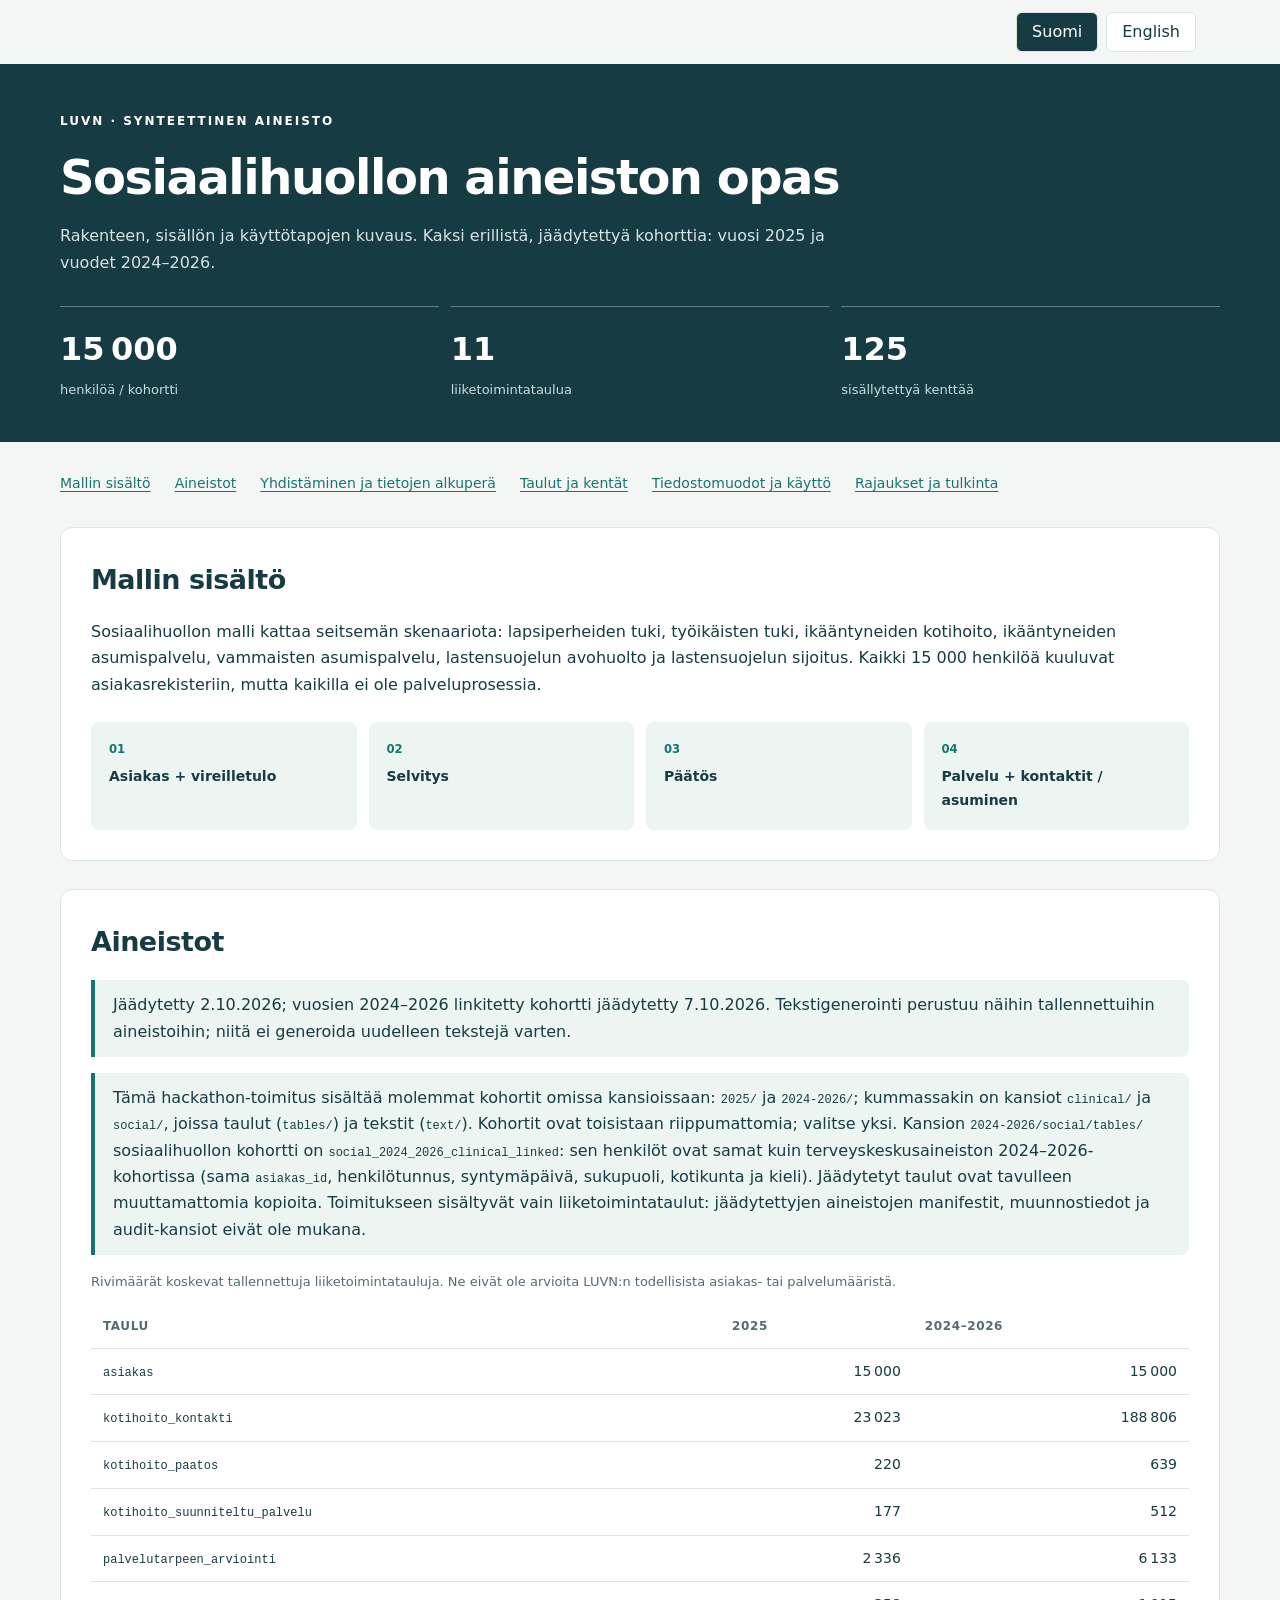
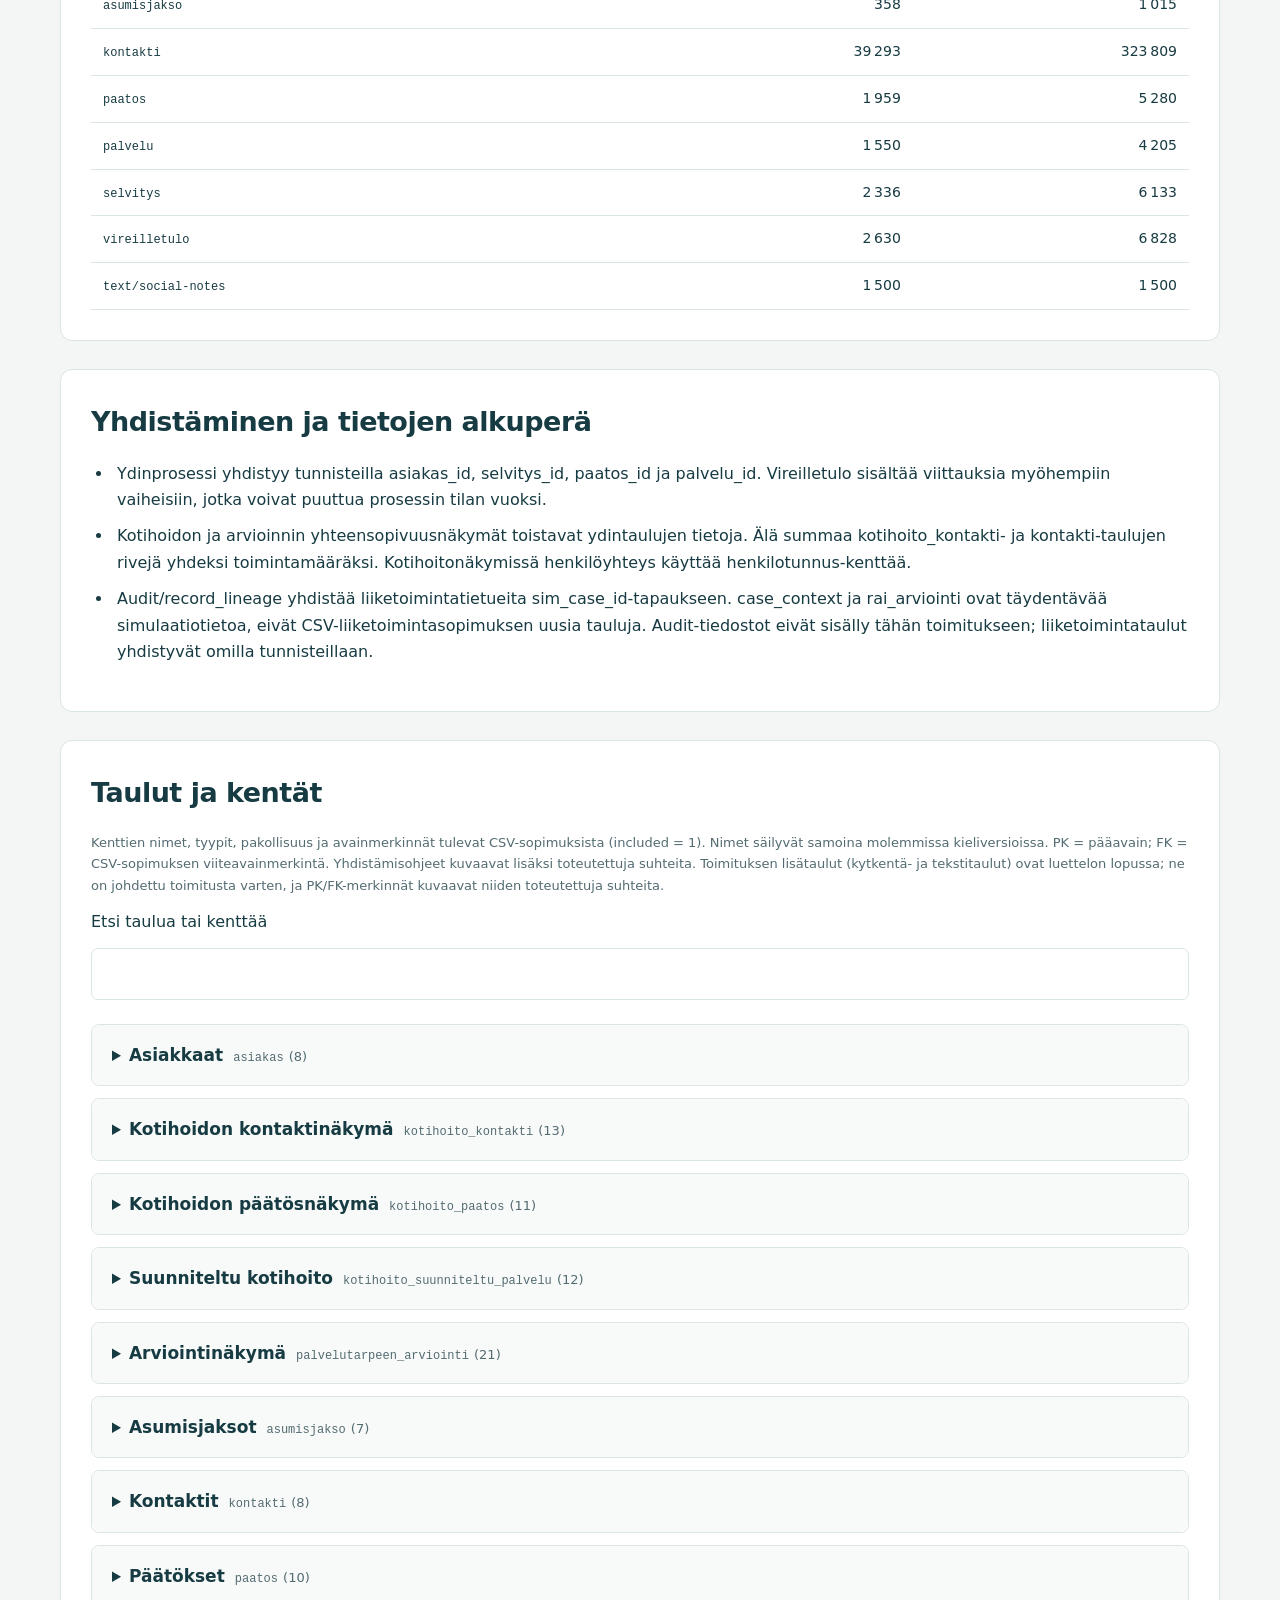
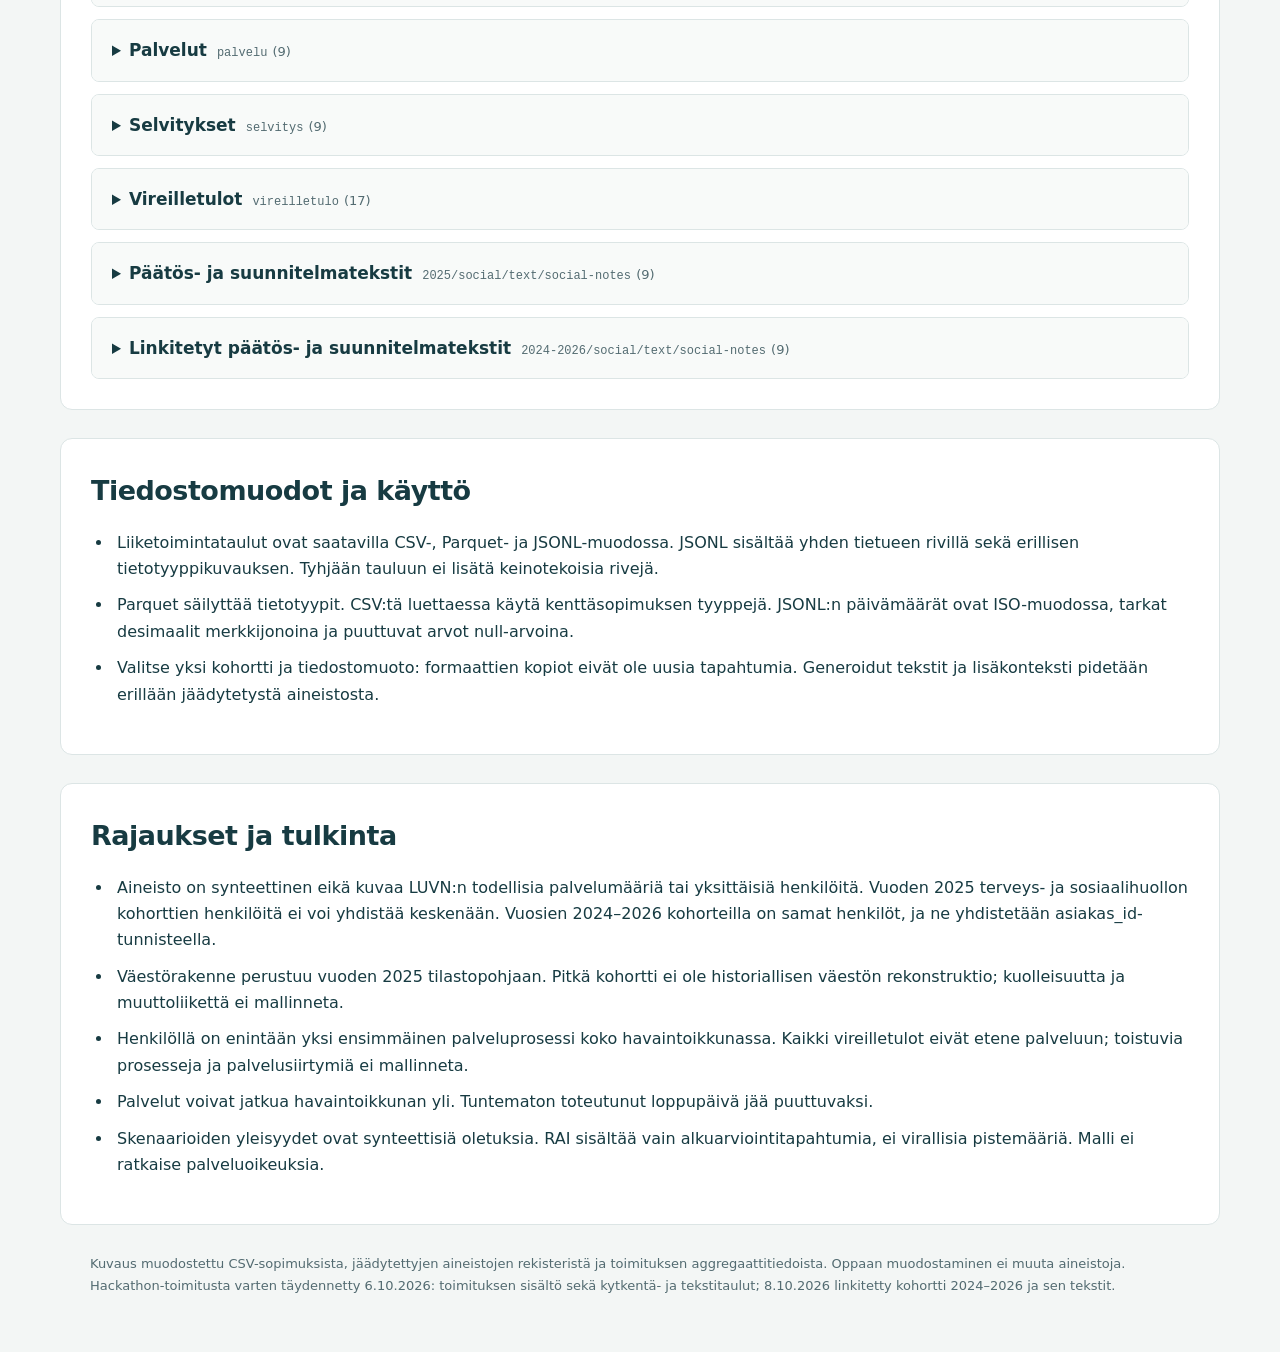
<file: hackathon_data/LUVN_synteettinenData_VEIL/docs/social_schema_guide.html>
<!doctype html><html lang="fi"><head><meta charset="utf-8"><meta name="viewport" content="width=device-width,initial-scale=1"><meta name="description" content="Bilingual guide to frozen synthetic LUVN datasets and schemas"><title>Sosiaalihuollon aineiston opas</title><style>
:root{--ink:#173b42;--muted:#536b71;--accent:#15766e;--line:#dce5e5;--paper:#fff;--bg:#f3f6f5}*{box-sizing:border-box}body{margin:0;background:var(--bg);color:var(--ink);font:16px/1.65 system-ui,-apple-system,sans-serif}button,input{font:inherit}a{color:var(--accent);text-underline-offset:3px}header{background:var(--ink);color:white;padding:48px max(24px,calc((100vw - 1160px)/2)) 40px}header p{max-width:780px;color:#d5e4e5}h1{font-size:clamp(30px,4vw,48px);line-height:1.15;letter-spacing:-1.5px;margin:18px 0}h2{font-size:27px;letter-spacing:-.5px;margin:0 0 16px}h3{margin:0 0 8px;font-size:19px}.eyebrow{font-size:12px;letter-spacing:2px;font-weight:700}.switch{display:flex;gap:8px;justify-content:flex-end;max-width:1160px;margin:auto;padding:12px 24px}.switch button{cursor:pointer;border:1px solid var(--line);border-radius:6px;background:white;padding:6px 15px;color:var(--ink)}.switch button[aria-pressed=true]{background:var(--ink);color:white}main{max-width:1208px;margin:auto;padding:30px 24px 64px}nav{display:flex;flex-wrap:wrap;gap:12px 24px;margin-bottom:32px;font-size:14px}section.block{margin:0 0 28px;background:var(--paper);border:1px solid var(--line);border-radius:12px;padding:30px}.stats{display:grid;grid-template-columns:repeat(3,1fr);gap:12px;margin-top:30px}.stat{border-top:1px solid #638087;padding-top:16px}.stat strong{display:block;font-size:32px;color:white}.stat span{font-size:13px;color:#c7dddd}.flow{display:grid;grid-template-columns:repeat(4,1fr);gap:12px;margin:24px 0 0}.step{background:#edf5f3;padding:18px;border-radius:8px;font-size:14px;font-weight:600}.step small{display:block;color:var(--accent);margin-bottom:6px}.notice{border-left:4px solid var(--accent);padding:12px 18px;background:#edf5f3;border-radius:0 8px 8px 0}.scroll{overflow-x:auto}table{width:100%;border-collapse:collapse;font-size:14px}th{text-align:left;font-size:12px;color:var(--muted);text-transform:uppercase;letter-spacing:.6px}td,th{padding:11px 12px;border-bottom:1px solid var(--line);vertical-align:top}td.num{text-align:right;font-variant-numeric:tabular-nums}code{font-size:12px;overflow-wrap:anywhere}details{border:1px solid var(--line);border-radius:8px;margin-top:12px;overflow:hidden}summary{cursor:pointer;padding:16px 20px;background:#f8faf9}summary strong{font-size:17px}summary code{display:inline-block;margin-left:10px;color:var(--muted)}details .inner{padding:4px 20px 20px}.small{font-size:13px;color:var(--muted)}input{width:100%;padding:12px 16px;border:1px solid var(--line);border-radius:7px;margin:12px 0}ul{padding-left:22px}li{padding-left:4px;margin:10px 0}.bundle{margin:20px 0;padding:18px;border:1px solid var(--line);border-radius:8px}.bundle p{margin:6px 0}footer{font-size:13px;color:var(--muted);padding:0 30px} [hidden]{display:none!important}@media(max-width:650px){section.block{padding:20px}.flow{grid-template-columns:1fr 1fr}.stats{gap:10px}.stat strong{font-size:26px}td,th{padding:8px}header{padding-top:30px}}@media print{body{background:white}.switch,nav,input{display:none}section.block{break-inside:avoid;padding:18px}header{background:white;color:var(--ink)}header p,.stat span,.stat strong{color:var(--ink)}details{break-inside:avoid}a{color:inherit}}
</style><noscript><style>[data-language]{display:block!important}</style></noscript></head><body><div class="switch" role="group" aria-label="Kieli / Language"><button data-select-language="fi" aria-pressed="true">Suomi</button><button data-select-language="en" aria-pressed="false">English</button></div><div data-language="fi"><header><div class="eyebrow">LUVN · SYNTEETTINEN AINEISTO</div><h1>Sosiaalihuollon aineiston opas</h1><p>Rakenteen, sisällön ja käyttötapojen kuvaus. Kaksi erillistä, jäädytettyä kohorttia: vuosi 2025 ja vuodet 2024–2026.</p><div class="stats"><div class="stat"><strong>15 000</strong><span>henkilöä / kohortti</span></div><div class="stat"><strong>11</strong><span>liiketoimintataulua</span></div><div class="stat"><strong>125</strong><span>sisällytettyä kenttää</span></div></div></header><main><nav aria-label="Sisältö"><a href="#fi-scope">Mallin sisältö</a><a href="#fi-cohorts">Aineistot</a><a href="#fi-joins">Yhdistäminen ja tietojen alkuperä</a><a href="#fi-tables">Taulut ja kentät</a><a href="#fi-formats">Tiedostomuodot ja käyttö</a><a href="#fi-limits">Rajaukset ja tulkinta</a></nav><section class="block" id="fi-scope"><h2>Mallin sisältö</h2><p>Sosiaalihuollon malli kattaa seitsemän skenaariota: lapsiperheiden tuki, työikäisten tuki, ikääntyneiden kotihoito, ikääntyneiden asumispalvelu, vammaisten asumispalvelu, lastensuojelun avohuolto ja lastensuojelun sijoitus. Kaikki 15 000 henkilöä kuuluvat asiakasrekisteriin, mutta kaikilla ei ole palveluprosessia.</p><div class="flow"><div class="step"><small>01</small>Asiakas + vireilletulo</div><div class="step"><small>02</small>Selvitys</div><div class="step"><small>03</small>Päätös</div><div class="step"><small>04</small>Palvelu + kontaktit / asuminen</div></div></section><section class="block" id="fi-cohorts"><h2>Aineistot</h2><p class="notice">Jäädytetty 2.10.2026; vuosien 2024–2026 linkitetty kohortti jäädytetty 7.10.2026. Tekstigenerointi perustuu näihin tallennettuihin aineistoihin; niitä ei generoida uudelleen tekstejä varten.</p><p class="notice">Tämä hackathon-toimitus sisältää molemmat kohortit omissa kansioissaan: <code>2025/</code> ja <code>2024-2026/</code>; kummassakin on kansiot <code>clinical/</code> ja <code>social/</code>, joissa taulut (<code>tables/</code>) ja tekstit (<code>text/</code>). Kohortit ovat toisistaan riippumattomia; valitse yksi. Kansion <code>2024-2026/social/tables/</code> sosiaalihuollon kohortti on <code>social_2024_2026_clinical_linked</code>: sen henkilöt ovat samat kuin terveyskeskusaineiston 2024–2026-kohortissa (sama <code>asiakas_id</code>, henkilötunnus, syntymäpäivä, sukupuoli, kotikunta ja kieli). Jäädytetyt taulut ovat tavulleen muuttamattomia kopioita. Toimitukseen sisältyvät vain liiketoimintataulut: jäädytettyjen aineistojen manifestit, muunnostiedot ja audit-kansiot eivät ole mukana.</p><p class="small">Rivimäärät koskevat tallennettuja liiketoimintatauluja. Ne eivät ole arvioita LUVN:n todellisista asiakas- tai palvelumääristä.</p><div class="scroll"><table><thead><tr><th>Taulu</th><th>2025</th><th>2024–2026</th></tr></thead><tbody><tr><td><code>asiakas</code></td><td class="num">15 000</td><td class="num">15 000</td></tr><tr><td><code>kotihoito_kontakti</code></td><td class="num">23 023</td><td class="num">188 806</td></tr><tr><td><code>kotihoito_paatos</code></td><td class="num">220</td><td class="num">639</td></tr><tr><td><code>kotihoito_suunniteltu_palvelu</code></td><td class="num">177</td><td class="num">512</td></tr><tr><td><code>palvelutarpeen_arviointi</code></td><td class="num">2 336</td><td class="num">6 133</td></tr><tr><td><code>asumisjakso</code></td><td class="num">358</td><td class="num">1 015</td></tr><tr><td><code>kontakti</code></td><td class="num">39 293</td><td class="num">323 809</td></tr><tr><td><code>paatos</code></td><td class="num">1 959</td><td class="num">5 280</td></tr><tr><td><code>palvelu</code></td><td class="num">1 550</td><td class="num">4 205</td></tr><tr><td><code>selvitys</code></td><td class="num">2 336</td><td class="num">6 133</td></tr><tr><td><code>vireilletulo</code></td><td class="num">2 630</td><td class="num">6 828</td></tr><tr><td><code>text/social-notes</code></td><td class="num">1 500</td><td class="num">1 500</td></tr></tbody></table></div></section><section class="block" id="fi-joins"><h2>Yhdistäminen ja tietojen alkuperä</h2><ul><li>Ydinprosessi yhdistyy tunnisteilla asiakas_id, selvitys_id, paatos_id ja palvelu_id. Vireilletulo sisältää viittauksia myöhempiin vaiheisiin, jotka voivat puuttua prosessin tilan vuoksi.</li><li>Kotihoidon ja arvioinnin yhteensopivuusnäkymät toistavat ydintaulujen tietoja. Älä summaa kotihoito_kontakti- ja kontakti-taulujen rivejä yhdeksi toimintamääräksi. Kotihoitonäkymissä henkilöyhteys käyttää henkilotunnus-kenttää.</li><li>Audit/record_lineage yhdistää liiketoimintatietueita sim_case_id-tapaukseen. case_context ja rai_arviointi ovat täydentävää simulaatiotietoa, eivät CSV-liiketoimintasopimuksen uusia tauluja. Audit-tiedostot eivät sisälly tähän toimitukseen; liiketoimintataulut yhdistyvät omilla tunnisteillaan.</li></ul></section><section class="block" id="fi-tables"><h2>Taulut ja kentät</h2><p class="small">Kenttien nimet, tyypit, pakollisuus ja avainmerkinnät tulevat CSV-sopimuksista (included = 1). Nimet säilyvät samoina molemmissa kieliversioissa. PK = pääavain; FK = CSV-sopimuksen viiteavainmerkintä. Yhdistämisohjeet kuvaavat lisäksi toteutettuja suhteita. Toimituksen lisätaulut (kytkentä- ja tekstitaulut) ovat luettelon lopussa; ne on johdettu toimitusta varten, ja PK/FK-merkinnät kuvaavat niiden toteutettuja suhteita.</p><label for="search-fi">Etsi taulua tai kenttää</label><input id="search-fi" type="search" data-search autocomplete="off"><details data-table><summary><strong>Asiakkaat</strong><code>asiakas</code> <span class="small">(8)</span></summary><div class="inner"><p>Synteettiset henkilöt, tunnisteet ja perustiedot.</p><div class="scroll"><table><thead><tr><th>Kenttä</th><th>Tietotyyppi</th><th>NULL sallittu</th><th>Avainmerkintä</th></tr></thead><tbody><tr><td><code>asiakas_id</code></td><td>STRING</td><td>Ei</td><td>PK</td></tr><tr><td><code>henkilotunnus</code></td><td>STRING</td><td>Ei</td><td>—</td></tr><tr><td><code>kotikunta</code></td><td>STRING</td><td>Ei</td><td>—</td></tr><tr><td><code>sukupuoli</code></td><td>STRING</td><td>Ei</td><td>—</td></tr><tr><td><code>syntymavuosi</code></td><td>INT</td><td>Ei</td><td>—</td></tr><tr><td><code>syntymapaiva</code></td><td>DATE</td><td>Ei</td><td>—</td></tr><tr><td><code>kieli</code></td><td>STRING</td><td>Ei</td><td>—</td></tr><tr><td><code>onko_testiasiakas</code></td><td>BOOLEAN</td><td>Ei</td><td>—</td></tr></tbody></table></div></div></details><details data-table><summary><strong>Kotihoidon kontaktinäkymä</strong><code>kotihoito_kontakti</code> <span class="small">(13)</span></summary><div class="inner"><p>Kontakti-taulun kotihoitoa koskeva osajoukko; samat kontaktitunnisteet.</p><div class="scroll"><table><thead><tr><th>Kenttä</th><th>Tietotyyppi</th><th>NULL sallittu</th><th>Avainmerkintä</th></tr></thead><tbody><tr><td><code>kontakti_id</code></td><td>STRING</td><td>Ei</td><td>PK</td></tr><tr><td><code>tapahtuma_pvm</code></td><td>DATE</td><td>Kyllä</td><td>—</td></tr><tr><td><code>kontaktin_kesto_yhteensa</code></td><td>LONG</td><td>Kyllä</td><td>—</td></tr><tr><td><code>kestoluokka</code></td><td>STRING</td><td>Kyllä</td><td>—</td></tr><tr><td><code>ika</code></td><td>LONG</td><td>Kyllä</td><td>—</td></tr><tr><td><code>henkilotunnus</code></td><td>STRING</td><td>Kyllä</td><td>—</td></tr><tr><td><code>kotikunta</code></td><td>STRING</td><td>Kyllä</td><td>—</td></tr><tr><td><code>kayntityyppi</code></td><td>STRING</td><td>Kyllä</td><td>—</td></tr><tr><td><code>yhteystapa</code></td><td>STRING</td><td>Kyllä</td><td>—</td></tr><tr><td><code>yhteystapa_ylataso</code></td><td>STRING</td><td>Kyllä</td><td>—</td></tr><tr><td><code>yhteystapa_koodi_kansallinen</code></td><td>STRING</td><td>Kyllä</td><td>—</td></tr><tr><td><code>yhteystapa_selite</code></td><td>STRING</td><td>Kyllä</td><td>—</td></tr><tr><td><code>kotihoito_palvelu_tunnus</code></td><td>STRING</td><td>Kyllä</td><td>—</td></tr></tbody></table></div></div></details><details data-table><summary><strong>Kotihoidon päätösnäkymä</strong><code>kotihoito_paatos</code> <span class="small">(11)</span></summary><div class="inner"><p>Päätös-taulun kotihoitoa koskeva osajoukko.</p><div class="scroll"><table><thead><tr><th>Kenttä</th><th>Tietotyyppi</th><th>NULL sallittu</th><th>Avainmerkintä</th></tr></thead><tbody><tr><td><code>kotihoito_paatos_avain</code></td><td>STRING</td><td>Ei</td><td>PK</td></tr><tr><td><code>henkilotunnus</code></td><td>STRING</td><td>Kyllä</td><td>—</td></tr><tr><td><code>ika</code></td><td>LONG</td><td>Kyllä</td><td>—</td></tr><tr><td><code>paatostunnus</code></td><td>STRING</td><td>Kyllä</td><td>—</td></tr><tr><td><code>paatostunnus_selite</code></td><td>STRING</td><td>Kyllä</td><td>—</td></tr><tr><td><code>paatoksen_tila</code></td><td>STRING</td><td>Kyllä</td><td>—</td></tr><tr><td><code>voimassaolo_alkaen_pvm</code></td><td>DATE</td><td>Kyllä</td><td>—</td></tr><tr><td><code>voimassaolo_paattymis_pvm</code></td><td>DATE</td><td>Kyllä</td><td>—</td></tr><tr><td><code>suunniteltu_palvelu</code></td><td>STRING</td><td>Kyllä</td><td>—</td></tr><tr><td><code>suunniteltu_palvelu_tunnus</code></td><td>STRING</td><td>Kyllä</td><td>—</td></tr><tr><td><code>onko_testiasiakas</code></td><td>BOOLEAN</td><td>Kyllä</td><td>—</td></tr></tbody></table></div></div></details><details data-table><summary><strong>Suunniteltu kotihoito</strong><code>kotihoito_suunniteltu_palvelu</code> <span class="small">(12)</span></summary><div class="inner"><p>Kotihoidon suunnitelmaan kuuluvat palveluerät.</p><div class="scroll"><table><thead><tr><th>Kenttä</th><th>Tietotyyppi</th><th>NULL sallittu</th><th>Avainmerkintä</th></tr></thead><tbody><tr><td><code>kotihoito_suunniteltu_palvelu_avain</code></td><td>STRING</td><td>Ei</td><td>PK</td></tr><tr><td><code>kotihoito_suunnitelma_avain</code></td><td>STRING</td><td>Kyllä</td><td>—</td></tr><tr><td><code>henkilotunnus</code></td><td>STRING</td><td>Kyllä</td><td>—</td></tr><tr><td><code>suunniteltu_palvelu_pvm</code></td><td>DATE</td><td>Kyllä</td><td>—</td></tr><tr><td><code>palvelun_yksikko</code></td><td>STRING</td><td>Kyllä</td><td>—</td></tr><tr><td><code>suunniteltu_maara</code></td><td>INT</td><td>Kyllä</td><td>—</td></tr><tr><td><code>suunnitelman_aikayksikko</code></td><td>STRING</td><td>Kyllä</td><td>—</td></tr><tr><td><code>kotihoito_palvelu_tunnus</code></td><td>STRING</td><td>Kyllä</td><td>—</td></tr><tr><td><code>kotihoito_palvelu_nimi</code></td><td>STRING</td><td>Kyllä</td><td>—</td></tr><tr><td><code>suunnitelman_voimassaolo_alkaen_pvm</code></td><td>TIMESTAMP</td><td>Kyllä</td><td>—</td></tr><tr><td><code>suunnitelman_voimassaolo_paattymis_pvm</code></td><td>TIMESTAMP</td><td>Kyllä</td><td>—</td></tr><tr><td><code>suunnitelman_tila</code></td><td>STRING</td><td>Kyllä</td><td>—</td></tr></tbody></table></div></div></details><details data-table><summary><strong>Arviointinäkymä</strong><code>palvelutarpeen_arviointi</code> <span class="small">(21)</span></summary><div class="inner"><p>Selvitys-taulun tietoja toistava yhteensopivuusnäkymä.</p><div class="scroll"><table><thead><tr><th>Kenttä</th><th>Tietotyyppi</th><th>NULL sallittu</th><th>Avainmerkintä</th></tr></thead><tbody><tr><td><code>palvelutarpeen_arviointi_avain</code></td><td>STRING</td><td>Ei</td><td>PK</td></tr><tr><td><code>henkilotunnus</code></td><td>STRING</td><td>Kyllä</td><td>—</td></tr><tr><td><code>kunta</code></td><td>STRING</td><td>Kyllä</td><td>—</td></tr><tr><td><code>ika</code></td><td>INT</td><td>Kyllä</td><td>—</td></tr><tr><td><code>alkaen_pvm</code></td><td>DATE</td><td>Kyllä</td><td>—</td></tr><tr><td><code>saakka_pvm</code></td><td>DATE</td><td>Kyllä</td><td>—</td></tr><tr><td><code>vireilletulo_pvm</code></td><td>STRING</td><td>Kyllä</td><td>—</td></tr><tr><td><code>vireilletulo_palvelutarpeen_arviointi_kasittelyaika</code></td><td>STRING</td><td>Kyllä</td><td>—</td></tr><tr><td><code>vireilletulo_palvelu_kasittelyaika_viikko_luokittelu</code></td><td>STRING</td><td>Kyllä</td><td>—</td></tr><tr><td><code>vireilletulo_palvelutarpeen_arviointi_kasittelyaika_tyopaivia</code></td><td>STRING</td><td>Kyllä</td><td>—</td></tr><tr><td><code>vireilletulo_palvelu_kasittelyaika_tyopaivia_viikko_luokittelu</code></td><td>STRING</td><td>Kyllä</td><td>—</td></tr><tr><td><code>palveluprosessi</code></td><td>STRING</td><td>Kyllä</td><td>—</td></tr><tr><td><code>palvelutarpeen_arvionti_tila</code></td><td>STRING</td><td>Kyllä</td><td>—</td></tr><tr><td><code>vireilletulo_avain</code></td><td>STRING</td><td>Kyllä</td><td>—</td></tr><tr><td><code>palvelutarpeen_arviointi</code></td><td>STRING</td><td>Kyllä</td><td>—</td></tr><tr><td><code>tuen_tarve_selite</code></td><td>STRING</td><td>Kyllä</td><td>—</td></tr><tr><td><code>suorituspaikan_nimi</code></td><td>STRING</td><td>Kyllä</td><td>—</td></tr><tr><td><code>tukilajin_nimi</code></td><td>STRING</td><td>Kyllä</td><td>—</td></tr><tr><td><code>asiakkuuden_nimi</code></td><td>STRING</td><td>Kyllä</td><td>—</td></tr><tr><td><code>palvelutarpeen_arviointi_luokiteltu</code></td><td>STRING</td><td>Kyllä</td><td>—</td></tr><tr><td><code>onko_testiasiakas</code></td><td>BOOLEAN</td><td>Kyllä</td><td>—</td></tr></tbody></table></div></div></details><details data-table><summary><strong>Asumisjaksot</strong><code>asumisjakso</code> <span class="small">(7)</span></summary><div class="inner"><p>Palveluun ja päätökseen liittyvät asumisjaksot.</p><div class="scroll"><table><thead><tr><th>Kenttä</th><th>Tietotyyppi</th><th>NULL sallittu</th><th>Avainmerkintä</th></tr></thead><tbody><tr><td><code>asumisjakso_id</code></td><td>STRING</td><td>Ei</td><td>PK</td></tr><tr><td><code>paatos_id</code></td><td>STRING</td><td>Kyllä</td><td>—</td></tr><tr><td><code>palvelu_id</code></td><td>STRING</td><td>Kyllä</td><td>—</td></tr><tr><td><code>asiakas_id</code></td><td>STRING</td><td>Kyllä</td><td>—</td></tr><tr><td><code>alkaen_pvm</code></td><td>DATE</td><td>Kyllä</td><td>—</td></tr><tr><td><code>saakka_pvm</code></td><td>DATE</td><td>Kyllä</td><td>—</td></tr><tr><td><code>palveluluokitus_nimi</code></td><td>STRING</td><td>Kyllä</td><td>—</td></tr></tbody></table></div></div></details><details data-table><summary><strong>Kontaktit</strong><code>kontakti</code> <span class="small">(8)</span></summary><div class="inner"><p>Toteutuneet asioinnit ja niiden ajankohdat, yhteystavat ja ammattiryhmät.</p><div class="scroll"><table><thead><tr><th>Kenttä</th><th>Tietotyyppi</th><th>NULL sallittu</th><th>Avainmerkintä</th></tr></thead><tbody><tr><td><code>kontakti_id</code></td><td>STRING</td><td>Ei</td><td>PK</td></tr><tr><td><code>asiakas_id</code></td><td>STRING</td><td>Kyllä</td><td>—</td></tr><tr><td><code>tapahtuma_alku_aikaleima</code></td><td>TIMESTAMP</td><td>Kyllä</td><td>—</td></tr><tr><td><code>tapahtuma_loppu_aikaleima</code></td><td>TIMESTAMP</td><td>Kyllä</td><td>—</td></tr><tr><td><code>kesto_minuutit_kpl</code></td><td>SHORT</td><td>Kyllä</td><td>—</td></tr><tr><td><code>yhteystapa_id</code></td><td>STRING</td><td>Kyllä</td><td>—</td></tr><tr><td><code>palvelutehtava_nimi</code></td><td>STRING</td><td>Kyllä</td><td>—</td></tr><tr><td><code>palvelu_id</code></td><td>STRING</td><td>Kyllä</td><td>—</td></tr></tbody></table></div></div></details><details data-table><summary><strong>Päätökset</strong><code>paatos</code> <span class="small">(10)</span></summary><div class="inner"><p>Palvelupäätökset, mukaan lukien eri päätöstilat.</p><div class="scroll"><table><thead><tr><th>Kenttä</th><th>Tietotyyppi</th><th>NULL sallittu</th><th>Avainmerkintä</th></tr></thead><tbody><tr><td><code>paatos_id</code></td><td>STRING</td><td>Ei</td><td>PK</td></tr><tr><td><code>asiakas_id</code></td><td>STRING</td><td>Kyllä</td><td>—</td></tr><tr><td><code>paatos_pvm</code></td><td>DATE</td><td>Kyllä</td><td>—</td></tr><tr><td><code>paatos_alku_pvm</code></td><td>DATE</td><td>Kyllä</td><td>—</td></tr><tr><td><code>paatos_loppu_pvm</code></td><td>DATE</td><td>Kyllä</td><td>—</td></tr><tr><td><code>onko_toistaiseksi_voimassa</code></td><td>BOOLEAN</td><td>Kyllä</td><td>—</td></tr><tr><td><code>palveluluokitus_nimi</code></td><td>STRING</td><td>Kyllä</td><td>—</td></tr><tr><td><code>palvelutehtava_nimi</code></td><td>STRING</td><td>Kyllä</td><td>—</td></tr><tr><td><code>ratkaisu_laji</code></td><td>STRING</td><td>Kyllä</td><td>—</td></tr><tr><td><code>selvitys_id</code></td><td>STRING</td><td>Kyllä</td><td>—</td></tr></tbody></table></div></div></details><details data-table><summary><strong>Palvelut</strong><code>palvelu</code> <span class="small">(9)</span></summary><div class="inner"><p>Päätöksen perusteella alkavat palvelujaksot.</p><div class="scroll"><table><thead><tr><th>Kenttä</th><th>Tietotyyppi</th><th>NULL sallittu</th><th>Avainmerkintä</th></tr></thead><tbody><tr><td><code>palvelu_id</code></td><td>STRING</td><td>Ei</td><td>PK</td></tr><tr><td><code>asiakas_id</code></td><td>STRING</td><td>Kyllä</td><td>—</td></tr><tr><td><code>palveluluokitus_nimi</code></td><td>STRING</td><td>Kyllä</td><td>—</td></tr><tr><td><code>palvelutehtava_nimi</code></td><td>STRING</td><td>Kyllä</td><td>—</td></tr><tr><td><code>alku_pvm</code></td><td>DATE</td><td>Kyllä</td><td>—</td></tr><tr><td><code>loppu_pvm</code></td><td>DATE</td><td>Kyllä</td><td>—</td></tr><tr><td><code>onko_keskeytetty</code></td><td>BOOLEAN</td><td>Kyllä</td><td>—</td></tr><tr><td><code>keskeytyksen_syy</code></td><td>STRING</td><td>Kyllä</td><td>—</td></tr><tr><td><code>paatos_id</code></td><td>STRING</td><td>Kyllä</td><td>—</td></tr></tbody></table></div></div></details><details data-table><summary><strong>Selvitykset</strong><code>selvitys</code> <span class="small">(9)</span></summary><div class="inner"><p>Palvelutarpeen arvioinnin ja selvitysvaiheen tiedot.</p><div class="scroll"><table><thead><tr><th>Kenttä</th><th>Tietotyyppi</th><th>NULL sallittu</th><th>Avainmerkintä</th></tr></thead><tbody><tr><td><code>selvitys_id</code></td><td>STRING</td><td>Ei</td><td>PK</td></tr><tr><td><code>asiakas_id</code></td><td>STRING</td><td>Kyllä</td><td>—</td></tr><tr><td><code>selvitys_alku_pvm</code></td><td>DATE</td><td>Kyllä</td><td>—</td></tr><tr><td><code>selvitys_loppu_pvm</code></td><td>DATE</td><td>Kyllä</td><td>—</td></tr><tr><td><code>selvitys_nimi</code></td><td>STRING</td><td>Kyllä</td><td>—</td></tr><tr><td><code>palveluprosessi_nimi</code></td><td>STRING</td><td>Kyllä</td><td>—</td></tr><tr><td><code>palvelutehtava_nimi</code></td><td>STRING</td><td>Kyllä</td><td>—</td></tr><tr><td><code>onko_erityistuen_tarve</code></td><td>BOOLEAN</td><td>Kyllä</td><td>—</td></tr><tr><td><code>onko_selvitys_pta</code></td><td>BOOLEAN</td><td>Kyllä</td><td>—</td></tr></tbody></table></div></div></details><details data-table><summary><strong>Vireilletulot</strong><code>vireilletulo</code> <span class="small">(17)</span></summary><div class="inner"><p>Palveluprosessin käynnistyminen ja viittaukset myöhempiin vaiheisiin.</p><div class="scroll"><table><thead><tr><th>Kenttä</th><th>Tietotyyppi</th><th>NULL sallittu</th><th>Avainmerkintä</th></tr></thead><tbody><tr><td><code>vireilletulo_id</code></td><td>STRING</td><td>Ei</td><td>PK</td></tr><tr><td><code>palvelu_id</code></td><td>STRING</td><td>Kyllä</td><td>—</td></tr><tr><td><code>paatos_id</code></td><td>STRING</td><td>Kyllä</td><td>—</td></tr><tr><td><code>selvitys_id</code></td><td>STRING</td><td>Kyllä</td><td>—</td></tr><tr><td><code>asiakas_id</code></td><td>STRING</td><td>Kyllä</td><td>—</td></tr><tr><td><code>onko_kiireellinen</code></td><td>BOOLEAN</td><td>Kyllä</td><td>—</td></tr><tr><td><code>vireilletulo_nimi</code></td><td>STRING</td><td>Kyllä</td><td>—</td></tr><tr><td><code>vireilletulo_tyyppi_nimi</code></td><td>STRING</td><td>Kyllä</td><td>—</td></tr><tr><td><code>palvelutehtava_nimi</code></td><td>STRING</td><td>Kyllä</td><td>—</td></tr><tr><td><code>vireilletulo_pvm</code></td><td>DATE</td><td>Kyllä</td><td>—</td></tr><tr><td><code>vireilletulo_kasittely_alku_pvm</code></td><td>DATE</td><td>Kyllä</td><td>—</td></tr><tr><td><code>keskeytys_alkaen_pvm</code></td><td>DATE</td><td>Kyllä</td><td>—</td></tr><tr><td><code>keskeytys_saakka_pvm</code></td><td>DATE</td><td>Kyllä</td><td>—</td></tr><tr><td><code>onko_keskeytyneena</code></td><td>BOOLEAN</td><td>Kyllä</td><td>—</td></tr><tr><td><code>keskeytyksen_syy</code></td><td>STRING</td><td>Kyllä</td><td>—</td></tr><tr><td><code>ika_vireilletulo</code></td><td>INT</td><td>Kyllä</td><td>—</td></tr><tr><td><code>alue</code></td><td>STRING</td><td>Kyllä</td><td>—</td></tr></tbody></table></div></div></details><details data-table><summary><strong>Päätös- ja suunnitelmatekstit</strong><code>2025/social/text/social-notes</code> <span class="small">(9)</span></summary><div class="inner"><p>Kielimallilla tuotetut synteettiset palvelupäätösluonnokset ja kotihoidon toteuttamissuunnitelmaluonnokset (Markdown), yksi tapaus riviä kohden: 1 500 tapausta. Jokaisella tapauksella on päätös; 177 säännöllisen kotihoidon tapauksella on lisäksi tallennettu suunnitelma, muuten plan-kentät ovat tyhjiä. Tiedosto: 2025/social/text/social-notes.*; tekstit perustuvat vuoden 2025 kohorttiin (2025/social/tables/). subject_id = asiakas.asiakas_id; decision_id = paatos.paatos_id. Ratkaisu näkyy myös tekstissä. Tekstit vaativat ihmisen tarkastuksen ennen muuta kuin kokeilukäyttöä. Toimitusta varten johdettu taulu; ei kuulu CSV-liiketoimintasopimukseen.</p><div class="scroll"><table><thead><tr><th>Kenttä</th><th>Tietotyyppi</th><th>NULL sallittu</th><th>Avainmerkintä</th></tr></thead><tbody><tr><td><code>subject_id</code></td><td>STRING</td><td>Ei</td><td>FK</td></tr><tr><td><code>service</code></td><td>STRING</td><td>Ei</td><td>—</td></tr><tr><td><code>service_task</code></td><td>STRING</td><td>Ei</td><td>—</td></tr><tr><td><code>decision_id</code></td><td>STRING</td><td>Ei</td><td>PK, FK</td></tr><tr><td><code>decision_outcome</code></td><td>STRING</td><td>Ei</td><td>—</td></tr><tr><td><code>decision_date</code></td><td>DATE</td><td>Ei</td><td>—</td></tr><tr><td><code>decision_text</code></td><td>STRING</td><td>Ei</td><td>—</td></tr><tr><td><code>plan_date</code></td><td>DATE</td><td>Kyllä</td><td>—</td></tr><tr><td><code>plan_text</code></td><td>STRING</td><td>Kyllä</td><td>—</td></tr></tbody></table></div></div></details><details data-table><summary><strong>Linkitetyt päätös- ja suunnitelmatekstit</strong><code>2024-2026/social/text/social-notes</code> <span class="small">(9)</span></summary><div class="inner"><p>Kielimallilla tuotetut palvelupäätösluonnokset ja kotihoidon toteuttamissuunnitelmaluonnokset (Markdown), yksi tapaus riviä kohden: 1 500 tapausta vuosien 2024–2026 linkitetystä kohortista, joista 512:lla on suunnitelma. Tiedosto: 2024-2026/social/text/social-notes.*. subject_id = asiakas.asiakas_id ja decision_id = paatos.paatos_id kansiossa 2024-2026/social/tables/; sama subject_id löytyy terveyskeskusaineiston kohortista ja tiedostosta 2024-2026/clinical/text/clinical-notes. Tekstit eivät mainitse terveydenhuollon tietoja. Tekstit vaativat ihmisen tarkastuksen ennen muuta kuin kokeilukäyttöä. Toimitusta varten johdettu taulu; ei kuulu CSV-liiketoimintasopimukseen.</p><div class="scroll"><table><thead><tr><th>Kenttä</th><th>Tietotyyppi</th><th>NULL sallittu</th><th>Avainmerkintä</th></tr></thead><tbody><tr><td><code>subject_id</code></td><td>STRING</td><td>Ei</td><td>FK</td></tr><tr><td><code>service</code></td><td>STRING</td><td>Ei</td><td>—</td></tr><tr><td><code>service_task</code></td><td>STRING</td><td>Ei</td><td>—</td></tr><tr><td><code>decision_id</code></td><td>STRING</td><td>Ei</td><td>PK, FK</td></tr><tr><td><code>decision_outcome</code></td><td>STRING</td><td>Ei</td><td>—</td></tr><tr><td><code>decision_date</code></td><td>DATE</td><td>Ei</td><td>—</td></tr><tr><td><code>decision_text</code></td><td>STRING</td><td>Ei</td><td>—</td></tr><tr><td><code>plan_date</code></td><td>DATE</td><td>Kyllä</td><td>—</td></tr><tr><td><code>plan_text</code></td><td>STRING</td><td>Kyllä</td><td>—</td></tr></tbody></table></div></div></details></section><section class="block" id="fi-formats"><h2>Tiedostomuodot ja käyttö</h2><ul><li>Liiketoimintataulut ovat saatavilla CSV-, Parquet- ja JSONL-muodossa. JSONL sisältää yhden tietueen rivillä sekä erillisen tietotyyppikuvauksen. Tyhjään tauluun ei lisätä keinotekoisia rivejä.</li><li>Parquet säilyttää tietotyypit. CSV:tä luettaessa käytä kenttäsopimuksen tyyppejä. JSONL:n päivämäärät ovat ISO-muodossa, tarkat desimaalit merkkijonoina ja puuttuvat arvot null-arvoina.</li><li>Valitse yksi kohortti ja tiedostomuoto: formaattien kopiot eivät ole uusia tapahtumia. Generoidut tekstit ja lisäkonteksti pidetään erillään jäädytetystä aineistosta.</li></ul></section><section class="block" id="fi-limits"><h2>Rajaukset ja tulkinta</h2><ul><li>Aineisto on synteettinen eikä kuvaa LUVN:n todellisia palvelumääriä tai yksittäisiä henkilöitä. Vuoden 2025 terveys- ja sosiaalihuollon kohorttien henkilöitä ei voi yhdistää keskenään. Vuosien 2024–2026 kohorteilla on samat henkilöt, ja ne yhdistetään asiakas_id-tunnisteella.</li><li>Väestörakenne perustuu vuoden 2025 tilastopohjaan. Pitkä kohortti ei ole historiallisen väestön rekonstruktio; kuolleisuutta ja muuttoliikettä ei mallinneta.</li><li>Henkilöllä on enintään yksi ensimmäinen palveluprosessi koko havaintoikkunassa. Kaikki vireilletulot eivät etene palveluun; toistuvia prosesseja ja palvelusiirtymiä ei mallinneta.</li><li>Palvelut voivat jatkua havaintoikkunan yli. Tuntematon toteutunut loppupäivä jää puuttuvaksi.</li><li>Skenaarioiden yleisyydet ovat synteettisiä oletuksia. RAI sisältää vain alkuarviointitapahtumia, ei virallisia pistemääriä. Malli ei ratkaise palveluoikeuksia.</li></ul></section><footer>Kuvaus muodostettu CSV-sopimuksista, jäädytettyjen aineistojen rekisteristä ja toimituksen aggregaattitiedoista. Oppaan muodostaminen ei muuta aineistoja. Hackathon-toimitusta varten täydennetty 6.10.2026: toimituksen sisältö sekä kytkentä- ja tekstitaulut; 8.10.2026 linkitetty kohortti 2024–2026 ja sen tekstit.</footer></main></div><div data-language="en" hidden><header><div class="eyebrow">LUVN · SYNTHETIC DATA</div><h1>Social-care dataset guide</h1><p>A guide to structure, content and use. Two separate frozen cohorts: calendar year 2025 and calendar years 2024–2026.</p><div class="stats"><div class="stat"><strong>15,000</strong><span>people per cohort</span></div><div class="stat"><strong>11</strong><span>business tables</span></div><div class="stat"><strong>125</strong><span>included fields</span></div></div></header><main><nav aria-label="Contents"><a href="#en-scope">Model coverage</a><a href="#en-cohorts">Datasets</a><a href="#en-joins">Joining and provenance</a><a href="#en-tables">Tables and fields</a><a href="#en-formats">File formats and use</a><a href="#en-limits">Scope and interpretation</a></nav><section class="block" id="en-scope"><h2>Model coverage</h2><p>The social-care model covers seven scenarios: family support, working-age support, older-person home care, older-person residential care, disability residential care, child-protection open care and child-protection placement. All 15,000 people appear in the customer registry, but not everyone has a service process.</p><div class="flow"><div class="step"><small>01</small>Customer + referral</div><div class="step"><small>02</small>Assessment</div><div class="step"><small>03</small>Decision</div><div class="step"><small>04</small>Service + contacts / residence</div></div></section><section class="block" id="en-cohorts"><h2>Datasets</h2><p class="notice">Frozen on 2 October 2026; the linked 2024–2026 cohort on 7 October 2026. Text generation uses these saved datasets; they are not regenerated to create notes.</p><p class="notice">This hackathon delivery contains both cohorts in their own folders: <code>2025/</code> and <code>2024-2026/</code>; each has <code>clinical/</code> and <code>social/</code> folders with tables (<code>tables/</code>) and texts (<code>text/</code>). The cohorts are independent; pick one. The social cohort in <code>2024-2026/social/tables/</code> is <code>social_2024_2026_clinical_linked</code>: its people are the same as in the health-centre 2024–2026 cohort (same <code>asiakas_id</code>, henkilotunnus, birth date, sex, municipality and language). The frozen tables are byte-identical copies. Only the business tables are included: the frozen datasets' manifests, conversion records and audit folders are not.</p><p class="small">Counts describe saved business tables. They are not estimates of actual LUVN customer or service volumes.</p><div class="scroll"><table><thead><tr><th>Table</th><th>2025</th><th>2024–2026</th></tr></thead><tbody><tr><td><code>asiakas</code></td><td class="num">15,000</td><td class="num">15,000</td></tr><tr><td><code>kotihoito_kontakti</code></td><td class="num">23,023</td><td class="num">188,806</td></tr><tr><td><code>kotihoito_paatos</code></td><td class="num">220</td><td class="num">639</td></tr><tr><td><code>kotihoito_suunniteltu_palvelu</code></td><td class="num">177</td><td class="num">512</td></tr><tr><td><code>palvelutarpeen_arviointi</code></td><td class="num">2,336</td><td class="num">6,133</td></tr><tr><td><code>asumisjakso</code></td><td class="num">358</td><td class="num">1,015</td></tr><tr><td><code>kontakti</code></td><td class="num">39,293</td><td class="num">323,809</td></tr><tr><td><code>paatos</code></td><td class="num">1,959</td><td class="num">5,280</td></tr><tr><td><code>palvelu</code></td><td class="num">1,550</td><td class="num">4,205</td></tr><tr><td><code>selvitys</code></td><td class="num">2,336</td><td class="num">6,133</td></tr><tr><td><code>vireilletulo</code></td><td class="num">2,630</td><td class="num">6,828</td></tr><tr><td><code>text/social-notes</code></td><td class="num">1,500</td><td class="num">1,500</td></tr></tbody></table></div></section><section class="block" id="en-joins"><h2>Joining and provenance</h2><ul><li>The core process links through asiakas_id, selvitys_id, paatos_id and palvelu_id. Referrals reference later stages, which may be absent depending on process state.</li><li>Home-care and assessment compatibility views repeat canonical records. Do not add kotihoito_kontakti and kontakti rows together as separate activity. Home-care views use henkilotunnus for person linkage.</li><li>Audit/record_lineage links business records to sim_case_id. case_context and rai_arviointi provide supplementary simulation data; they are not additional tables in the CSV business contract. Audit files are not included in this delivery; the business tables link through their own identifiers.</li></ul></section><section class="block" id="en-tables"><h2>Tables and fields</h2><p class="small">Field names, types, nullability and key annotations come from the CSV contracts (included = 1). Database names are identical in both language versions. PK = primary key; FK = foreign-key annotation in the CSV contract. The joining guidance also describes implemented relationships. Tables added for this delivery (link and text tables) are listed last; they were derived for the delivery, and their PK/FK annotations describe implemented relationships.</p><label for="search-en">Search tables or fields</label><input id="search-en" type="search" data-search autocomplete="off"><details data-table><summary><strong>Customers</strong><code>asiakas</code> <span class="small">(8)</span></summary><div class="inner"><p>Synthetic people, identifiers and demographic attributes.</p><div class="scroll"><table><thead><tr><th>Field</th><th>Data type</th><th>NULL allowed</th><th>Key annotation</th></tr></thead><tbody><tr><td><code>asiakas_id</code></td><td>STRING</td><td>No</td><td>PK</td></tr><tr><td><code>henkilotunnus</code></td><td>STRING</td><td>No</td><td>—</td></tr><tr><td><code>kotikunta</code></td><td>STRING</td><td>No</td><td>—</td></tr><tr><td><code>sukupuoli</code></td><td>STRING</td><td>No</td><td>—</td></tr><tr><td><code>syntymavuosi</code></td><td>INT</td><td>No</td><td>—</td></tr><tr><td><code>syntymapaiva</code></td><td>DATE</td><td>No</td><td>—</td></tr><tr><td><code>kieli</code></td><td>STRING</td><td>No</td><td>—</td></tr><tr><td><code>onko_testiasiakas</code></td><td>BOOLEAN</td><td>No</td><td>—</td></tr></tbody></table></div></div></details><details data-table><summary><strong>Home-care contact view</strong><code>kotihoito_kontakti</code> <span class="small">(13)</span></summary><div class="inner"><p>Home-care subset of canonical contacts, retaining the same contact identifiers.</p><div class="scroll"><table><thead><tr><th>Field</th><th>Data type</th><th>NULL allowed</th><th>Key annotation</th></tr></thead><tbody><tr><td><code>kontakti_id</code></td><td>STRING</td><td>No</td><td>PK</td></tr><tr><td><code>tapahtuma_pvm</code></td><td>DATE</td><td>Yes</td><td>—</td></tr><tr><td><code>kontaktin_kesto_yhteensa</code></td><td>LONG</td><td>Yes</td><td>—</td></tr><tr><td><code>kestoluokka</code></td><td>STRING</td><td>Yes</td><td>—</td></tr><tr><td><code>ika</code></td><td>LONG</td><td>Yes</td><td>—</td></tr><tr><td><code>henkilotunnus</code></td><td>STRING</td><td>Yes</td><td>—</td></tr><tr><td><code>kotikunta</code></td><td>STRING</td><td>Yes</td><td>—</td></tr><tr><td><code>kayntityyppi</code></td><td>STRING</td><td>Yes</td><td>—</td></tr><tr><td><code>yhteystapa</code></td><td>STRING</td><td>Yes</td><td>—</td></tr><tr><td><code>yhteystapa_ylataso</code></td><td>STRING</td><td>Yes</td><td>—</td></tr><tr><td><code>yhteystapa_koodi_kansallinen</code></td><td>STRING</td><td>Yes</td><td>—</td></tr><tr><td><code>yhteystapa_selite</code></td><td>STRING</td><td>Yes</td><td>—</td></tr><tr><td><code>kotihoito_palvelu_tunnus</code></td><td>STRING</td><td>Yes</td><td>—</td></tr></tbody></table></div></div></details><details data-table><summary><strong>Home-care decision view</strong><code>kotihoito_paatos</code> <span class="small">(11)</span></summary><div class="inner"><p>Home-care subset of the canonical decision table.</p><div class="scroll"><table><thead><tr><th>Field</th><th>Data type</th><th>NULL allowed</th><th>Key annotation</th></tr></thead><tbody><tr><td><code>kotihoito_paatos_avain</code></td><td>STRING</td><td>No</td><td>PK</td></tr><tr><td><code>henkilotunnus</code></td><td>STRING</td><td>Yes</td><td>—</td></tr><tr><td><code>ika</code></td><td>LONG</td><td>Yes</td><td>—</td></tr><tr><td><code>paatostunnus</code></td><td>STRING</td><td>Yes</td><td>—</td></tr><tr><td><code>paatostunnus_selite</code></td><td>STRING</td><td>Yes</td><td>—</td></tr><tr><td><code>paatoksen_tila</code></td><td>STRING</td><td>Yes</td><td>—</td></tr><tr><td><code>voimassaolo_alkaen_pvm</code></td><td>DATE</td><td>Yes</td><td>—</td></tr><tr><td><code>voimassaolo_paattymis_pvm</code></td><td>DATE</td><td>Yes</td><td>—</td></tr><tr><td><code>suunniteltu_palvelu</code></td><td>STRING</td><td>Yes</td><td>—</td></tr><tr><td><code>suunniteltu_palvelu_tunnus</code></td><td>STRING</td><td>Yes</td><td>—</td></tr><tr><td><code>onko_testiasiakas</code></td><td>BOOLEAN</td><td>Yes</td><td>—</td></tr></tbody></table></div></div></details><details data-table><summary><strong>Planned home care</strong><code>kotihoito_suunniteltu_palvelu</code> <span class="small">(12)</span></summary><div class="inner"><p>Service items in a home-care plan.</p><div class="scroll"><table><thead><tr><th>Field</th><th>Data type</th><th>NULL allowed</th><th>Key annotation</th></tr></thead><tbody><tr><td><code>kotihoito_suunniteltu_palvelu_avain</code></td><td>STRING</td><td>No</td><td>PK</td></tr><tr><td><code>kotihoito_suunnitelma_avain</code></td><td>STRING</td><td>Yes</td><td>—</td></tr><tr><td><code>henkilotunnus</code></td><td>STRING</td><td>Yes</td><td>—</td></tr><tr><td><code>suunniteltu_palvelu_pvm</code></td><td>DATE</td><td>Yes</td><td>—</td></tr><tr><td><code>palvelun_yksikko</code></td><td>STRING</td><td>Yes</td><td>—</td></tr><tr><td><code>suunniteltu_maara</code></td><td>INT</td><td>Yes</td><td>—</td></tr><tr><td><code>suunnitelman_aikayksikko</code></td><td>STRING</td><td>Yes</td><td>—</td></tr><tr><td><code>kotihoito_palvelu_tunnus</code></td><td>STRING</td><td>Yes</td><td>—</td></tr><tr><td><code>kotihoito_palvelu_nimi</code></td><td>STRING</td><td>Yes</td><td>—</td></tr><tr><td><code>suunnitelman_voimassaolo_alkaen_pvm</code></td><td>TIMESTAMP</td><td>Yes</td><td>—</td></tr><tr><td><code>suunnitelman_voimassaolo_paattymis_pvm</code></td><td>TIMESTAMP</td><td>Yes</td><td>—</td></tr><tr><td><code>suunnitelman_tila</code></td><td>STRING</td><td>Yes</td><td>—</td></tr></tbody></table></div></div></details><details data-table><summary><strong>Assessment view</strong><code>palvelutarpeen_arviointi</code> <span class="small">(21)</span></summary><div class="inner"><p>Compatibility view repeating records from the canonical assessment table.</p><div class="scroll"><table><thead><tr><th>Field</th><th>Data type</th><th>NULL allowed</th><th>Key annotation</th></tr></thead><tbody><tr><td><code>palvelutarpeen_arviointi_avain</code></td><td>STRING</td><td>No</td><td>PK</td></tr><tr><td><code>henkilotunnus</code></td><td>STRING</td><td>Yes</td><td>—</td></tr><tr><td><code>kunta</code></td><td>STRING</td><td>Yes</td><td>—</td></tr><tr><td><code>ika</code></td><td>INT</td><td>Yes</td><td>—</td></tr><tr><td><code>alkaen_pvm</code></td><td>DATE</td><td>Yes</td><td>—</td></tr><tr><td><code>saakka_pvm</code></td><td>DATE</td><td>Yes</td><td>—</td></tr><tr><td><code>vireilletulo_pvm</code></td><td>STRING</td><td>Yes</td><td>—</td></tr><tr><td><code>vireilletulo_palvelutarpeen_arviointi_kasittelyaika</code></td><td>STRING</td><td>Yes</td><td>—</td></tr><tr><td><code>vireilletulo_palvelu_kasittelyaika_viikko_luokittelu</code></td><td>STRING</td><td>Yes</td><td>—</td></tr><tr><td><code>vireilletulo_palvelutarpeen_arviointi_kasittelyaika_tyopaivia</code></td><td>STRING</td><td>Yes</td><td>—</td></tr><tr><td><code>vireilletulo_palvelu_kasittelyaika_tyopaivia_viikko_luokittelu</code></td><td>STRING</td><td>Yes</td><td>—</td></tr><tr><td><code>palveluprosessi</code></td><td>STRING</td><td>Yes</td><td>—</td></tr><tr><td><code>palvelutarpeen_arvionti_tila</code></td><td>STRING</td><td>Yes</td><td>—</td></tr><tr><td><code>vireilletulo_avain</code></td><td>STRING</td><td>Yes</td><td>—</td></tr><tr><td><code>palvelutarpeen_arviointi</code></td><td>STRING</td><td>Yes</td><td>—</td></tr><tr><td><code>tuen_tarve_selite</code></td><td>STRING</td><td>Yes</td><td>—</td></tr><tr><td><code>suorituspaikan_nimi</code></td><td>STRING</td><td>Yes</td><td>—</td></tr><tr><td><code>tukilajin_nimi</code></td><td>STRING</td><td>Yes</td><td>—</td></tr><tr><td><code>asiakkuuden_nimi</code></td><td>STRING</td><td>Yes</td><td>—</td></tr><tr><td><code>palvelutarpeen_arviointi_luokiteltu</code></td><td>STRING</td><td>Yes</td><td>—</td></tr><tr><td><code>onko_testiasiakas</code></td><td>BOOLEAN</td><td>Yes</td><td>—</td></tr></tbody></table></div></div></details><details data-table><summary><strong>Residential stays</strong><code>asumisjakso</code> <span class="small">(7)</span></summary><div class="inner"><p>Residential stays linked to a service and decision.</p><div class="scroll"><table><thead><tr><th>Field</th><th>Data type</th><th>NULL allowed</th><th>Key annotation</th></tr></thead><tbody><tr><td><code>asumisjakso_id</code></td><td>STRING</td><td>No</td><td>PK</td></tr><tr><td><code>paatos_id</code></td><td>STRING</td><td>Yes</td><td>—</td></tr><tr><td><code>palvelu_id</code></td><td>STRING</td><td>Yes</td><td>—</td></tr><tr><td><code>asiakas_id</code></td><td>STRING</td><td>Yes</td><td>—</td></tr><tr><td><code>alkaen_pvm</code></td><td>DATE</td><td>Yes</td><td>—</td></tr><tr><td><code>saakka_pvm</code></td><td>DATE</td><td>Yes</td><td>—</td></tr><tr><td><code>palveluluokitus_nimi</code></td><td>STRING</td><td>Yes</td><td>—</td></tr></tbody></table></div></div></details><details data-table><summary><strong>Contacts</strong><code>kontakti</code> <span class="small">(8)</span></summary><div class="inner"><p>Recorded encounters, their timing, contact modes and professional groups.</p><div class="scroll"><table><thead><tr><th>Field</th><th>Data type</th><th>NULL allowed</th><th>Key annotation</th></tr></thead><tbody><tr><td><code>kontakti_id</code></td><td>STRING</td><td>No</td><td>PK</td></tr><tr><td><code>asiakas_id</code></td><td>STRING</td><td>Yes</td><td>—</td></tr><tr><td><code>tapahtuma_alku_aikaleima</code></td><td>TIMESTAMP</td><td>Yes</td><td>—</td></tr><tr><td><code>tapahtuma_loppu_aikaleima</code></td><td>TIMESTAMP</td><td>Yes</td><td>—</td></tr><tr><td><code>kesto_minuutit_kpl</code></td><td>SHORT</td><td>Yes</td><td>—</td></tr><tr><td><code>yhteystapa_id</code></td><td>STRING</td><td>Yes</td><td>—</td></tr><tr><td><code>palvelutehtava_nimi</code></td><td>STRING</td><td>Yes</td><td>—</td></tr><tr><td><code>palvelu_id</code></td><td>STRING</td><td>Yes</td><td>—</td></tr></tbody></table></div></div></details><details data-table><summary><strong>Decisions</strong><code>paatos</code> <span class="small">(10)</span></summary><div class="inner"><p>Service decisions, including different decision states.</p><div class="scroll"><table><thead><tr><th>Field</th><th>Data type</th><th>NULL allowed</th><th>Key annotation</th></tr></thead><tbody><tr><td><code>paatos_id</code></td><td>STRING</td><td>No</td><td>PK</td></tr><tr><td><code>asiakas_id</code></td><td>STRING</td><td>Yes</td><td>—</td></tr><tr><td><code>paatos_pvm</code></td><td>DATE</td><td>Yes</td><td>—</td></tr><tr><td><code>paatos_alku_pvm</code></td><td>DATE</td><td>Yes</td><td>—</td></tr><tr><td><code>paatos_loppu_pvm</code></td><td>DATE</td><td>Yes</td><td>—</td></tr><tr><td><code>onko_toistaiseksi_voimassa</code></td><td>BOOLEAN</td><td>Yes</td><td>—</td></tr><tr><td><code>palveluluokitus_nimi</code></td><td>STRING</td><td>Yes</td><td>—</td></tr><tr><td><code>palvelutehtava_nimi</code></td><td>STRING</td><td>Yes</td><td>—</td></tr><tr><td><code>ratkaisu_laji</code></td><td>STRING</td><td>Yes</td><td>—</td></tr><tr><td><code>selvitys_id</code></td><td>STRING</td><td>Yes</td><td>—</td></tr></tbody></table></div></div></details><details data-table><summary><strong>Services</strong><code>palvelu</code> <span class="small">(9)</span></summary><div class="inner"><p>Service episodes initiated on the basis of a decision.</p><div class="scroll"><table><thead><tr><th>Field</th><th>Data type</th><th>NULL allowed</th><th>Key annotation</th></tr></thead><tbody><tr><td><code>palvelu_id</code></td><td>STRING</td><td>No</td><td>PK</td></tr><tr><td><code>asiakas_id</code></td><td>STRING</td><td>Yes</td><td>—</td></tr><tr><td><code>palveluluokitus_nimi</code></td><td>STRING</td><td>Yes</td><td>—</td></tr><tr><td><code>palvelutehtava_nimi</code></td><td>STRING</td><td>Yes</td><td>—</td></tr><tr><td><code>alku_pvm</code></td><td>DATE</td><td>Yes</td><td>—</td></tr><tr><td><code>loppu_pvm</code></td><td>DATE</td><td>Yes</td><td>—</td></tr><tr><td><code>onko_keskeytetty</code></td><td>BOOLEAN</td><td>Yes</td><td>—</td></tr><tr><td><code>keskeytyksen_syy</code></td><td>STRING</td><td>Yes</td><td>—</td></tr><tr><td><code>paatos_id</code></td><td>STRING</td><td>Yes</td><td>—</td></tr></tbody></table></div></div></details><details data-table><summary><strong>Assessments</strong><code>selvitys</code> <span class="small">(9)</span></summary><div class="inner"><p>Service-needs assessment and investigation-stage records.</p><div class="scroll"><table><thead><tr><th>Field</th><th>Data type</th><th>NULL allowed</th><th>Key annotation</th></tr></thead><tbody><tr><td><code>selvitys_id</code></td><td>STRING</td><td>No</td><td>PK</td></tr><tr><td><code>asiakas_id</code></td><td>STRING</td><td>Yes</td><td>—</td></tr><tr><td><code>selvitys_alku_pvm</code></td><td>DATE</td><td>Yes</td><td>—</td></tr><tr><td><code>selvitys_loppu_pvm</code></td><td>DATE</td><td>Yes</td><td>—</td></tr><tr><td><code>selvitys_nimi</code></td><td>STRING</td><td>Yes</td><td>—</td></tr><tr><td><code>palveluprosessi_nimi</code></td><td>STRING</td><td>Yes</td><td>—</td></tr><tr><td><code>palvelutehtava_nimi</code></td><td>STRING</td><td>Yes</td><td>—</td></tr><tr><td><code>onko_erityistuen_tarve</code></td><td>BOOLEAN</td><td>Yes</td><td>—</td></tr><tr><td><code>onko_selvitys_pta</code></td><td>BOOLEAN</td><td>Yes</td><td>—</td></tr></tbody></table></div></div></details><details data-table><summary><strong>Referrals</strong><code>vireilletulo</code> <span class="small">(17)</span></summary><div class="inner"><p>Initiation of a service process and references to subsequent stages.</p><div class="scroll"><table><thead><tr><th>Field</th><th>Data type</th><th>NULL allowed</th><th>Key annotation</th></tr></thead><tbody><tr><td><code>vireilletulo_id</code></td><td>STRING</td><td>No</td><td>PK</td></tr><tr><td><code>palvelu_id</code></td><td>STRING</td><td>Yes</td><td>—</td></tr><tr><td><code>paatos_id</code></td><td>STRING</td><td>Yes</td><td>—</td></tr><tr><td><code>selvitys_id</code></td><td>STRING</td><td>Yes</td><td>—</td></tr><tr><td><code>asiakas_id</code></td><td>STRING</td><td>Yes</td><td>—</td></tr><tr><td><code>onko_kiireellinen</code></td><td>BOOLEAN</td><td>Yes</td><td>—</td></tr><tr><td><code>vireilletulo_nimi</code></td><td>STRING</td><td>Yes</td><td>—</td></tr><tr><td><code>vireilletulo_tyyppi_nimi</code></td><td>STRING</td><td>Yes</td><td>—</td></tr><tr><td><code>palvelutehtava_nimi</code></td><td>STRING</td><td>Yes</td><td>—</td></tr><tr><td><code>vireilletulo_pvm</code></td><td>DATE</td><td>Yes</td><td>—</td></tr><tr><td><code>vireilletulo_kasittely_alku_pvm</code></td><td>DATE</td><td>Yes</td><td>—</td></tr><tr><td><code>keskeytys_alkaen_pvm</code></td><td>DATE</td><td>Yes</td><td>—</td></tr><tr><td><code>keskeytys_saakka_pvm</code></td><td>DATE</td><td>Yes</td><td>—</td></tr><tr><td><code>onko_keskeytyneena</code></td><td>BOOLEAN</td><td>Yes</td><td>—</td></tr><tr><td><code>keskeytyksen_syy</code></td><td>STRING</td><td>Yes</td><td>—</td></tr><tr><td><code>ika_vireilletulo</code></td><td>INT</td><td>Yes</td><td>—</td></tr><tr><td><code>alue</code></td><td>STRING</td><td>Yes</td><td>—</td></tr></tbody></table></div></div></details><details data-table><summary><strong>Decision and plan texts</strong><code>2025/social/text/social-notes</code> <span class="small">(9)</span></summary><div class="inner"><p>Synthetic service decision drafts and home-care implementation plan drafts (Markdown) generated by a language model, one case per row: 1,500 cases. Every case has a decision; the 177 regular home-care cases with a saved plan also have the plan, otherwise the plan fields are null. File: 2025/social/text/social-notes.*; the texts are based on the 2025 cohort (2025/social/tables/). subject_id = asiakas.asiakas_id; decision_id = paatos.paatos_id. The outcome also appears in the text. Texts require human review before any use beyond experimentation. Table derived for this delivery; not part of the CSV business contract.</p><div class="scroll"><table><thead><tr><th>Field</th><th>Data type</th><th>NULL allowed</th><th>Key annotation</th></tr></thead><tbody><tr><td><code>subject_id</code></td><td>STRING</td><td>No</td><td>FK</td></tr><tr><td><code>service</code></td><td>STRING</td><td>No</td><td>—</td></tr><tr><td><code>service_task</code></td><td>STRING</td><td>No</td><td>—</td></tr><tr><td><code>decision_id</code></td><td>STRING</td><td>No</td><td>PK, FK</td></tr><tr><td><code>decision_outcome</code></td><td>STRING</td><td>No</td><td>—</td></tr><tr><td><code>decision_date</code></td><td>DATE</td><td>No</td><td>—</td></tr><tr><td><code>decision_text</code></td><td>STRING</td><td>No</td><td>—</td></tr><tr><td><code>plan_date</code></td><td>DATE</td><td>Yes</td><td>—</td></tr><tr><td><code>plan_text</code></td><td>STRING</td><td>Yes</td><td>—</td></tr></tbody></table></div></div></details><details data-table><summary><strong>Linked decision and plan texts</strong><code>2024-2026/social/text/social-notes</code> <span class="small">(9)</span></summary><div class="inner"><p>Synthetic service decision drafts and home-care implementation plan drafts (Markdown) generated by a language model, one case per row: 1,500 cases from the linked 2024–2026 cohort, 512 with a plan. File: 2024-2026/social/text/social-notes.*. subject_id = asiakas.asiakas_id and decision_id = paatos.paatos_id in 2024-2026/social/tables/; the same subject_id appears in the health-centre cohort and in 2024-2026/clinical/text/clinical-notes. The texts do not mention health-care facts. Texts require human review before any use beyond experimentation. Table derived for this delivery; not part of the CSV business contract.</p><div class="scroll"><table><thead><tr><th>Field</th><th>Data type</th><th>NULL allowed</th><th>Key annotation</th></tr></thead><tbody><tr><td><code>subject_id</code></td><td>STRING</td><td>No</td><td>FK</td></tr><tr><td><code>service</code></td><td>STRING</td><td>No</td><td>—</td></tr><tr><td><code>service_task</code></td><td>STRING</td><td>No</td><td>—</td></tr><tr><td><code>decision_id</code></td><td>STRING</td><td>No</td><td>PK, FK</td></tr><tr><td><code>decision_outcome</code></td><td>STRING</td><td>No</td><td>—</td></tr><tr><td><code>decision_date</code></td><td>DATE</td><td>No</td><td>—</td></tr><tr><td><code>decision_text</code></td><td>STRING</td><td>No</td><td>—</td></tr><tr><td><code>plan_date</code></td><td>DATE</td><td>Yes</td><td>—</td></tr><tr><td><code>plan_text</code></td><td>STRING</td><td>Yes</td><td>—</td></tr></tbody></table></div></div></details></section><section class="block" id="en-formats"><h2>File formats and use</h2><ul><li>Business tables are available as CSV, Parquet and JSONL. JSONL contains one record per line with a separate type description. Empty tables contain no placeholder records.</li><li>Parquet preserves types. Apply contract types when reading CSV. JSONL dates use ISO notation, exact decimals are strings, and missing values are null.</li><li>Choose one cohort and one format: copies in different formats are not additional events. Generated notes and supplementary context remain separate from frozen data.</li></ul></section><section class="block" id="en-limits"><h2>Scope and interpretation</h2><ul><li>The data is synthetic and does not describe actual LUVN service volumes or individual people. People in the 2025 health and social-care cohorts cannot be linked across domains. The 2024–2026 cohorts share the same people, linked through asiakas_id.</li><li>Demographics use a 2025 statistical baseline. The longer cohort does not reconstruct historical populations; mortality and migration are not modelled.</li><li>Each person has at most one first service process across the observation window. Not every referral leads to a service; repeated processes and care-setting transitions are not modelled.</li><li>Services may continue beyond observation. Unknown actual end dates remain missing.</li><li>Scenario frequencies are synthetic assumptions. RAI covers initial assessment events only, without official scores. The model does not establish service entitlements.</li></ul></section><footer>Built from CSV contracts, the frozen-dataset registry and aggregate delivery metadata. Building this guide does not change the datasets. Updated for the hackathon delivery on 6 October 2026: delivery contents, link tables and text tables; on 8 October 2026 the linked 2024–2026 cohort and its texts.</footer></main></div><script>
function setLanguage(lang){
 document.documentElement.lang=lang;
 document.querySelectorAll('[data-language]').forEach(el=>el.hidden=el.dataset.language!==lang);
 document.querySelectorAll('[data-select-language]').forEach(el=>el.setAttribute('aria-pressed',String(el.dataset.selectLanguage===lang)));
 document.title=document.querySelector('[data-language="'+lang+'"] h1').textContent;
}
document.querySelectorAll('[data-select-language]').forEach(el=>el.addEventListener('click',()=>setLanguage(el.dataset.selectLanguage)));
document.querySelectorAll('[data-search]').forEach(input=>input.addEventListener('input',()=>{
 const query=input.value.trim().toLocaleLowerCase();
 input.closest('[data-language]').querySelectorAll('[data-table]').forEach(card=>{
 card.hidden=!card.textContent.toLocaleLowerCase().includes(query);
 if(query&&!card.hidden)card.open=true;
 });
}));
const requested=new URLSearchParams(location.search).get('lang');
setLanguage(requested==='en'?'en':'fi');
</script></body></html>
</file>
<file: css/styles.css>
/* RAI Muutosvahti – tyylit */
:root {
  --bg: #f2f4f3;
  --surface: #ffffff;
  --surface-2: #eef2f1;
  --surface-3: #e4eae8;
  --border: #dbe1df;
  --ink: #16201d;
  --ink-2: #44514c;
  --muted: #6a7672;
  --accent: #0f5566;
  --accent-2: #1a8197;
  --accent-ink: #ffffff;
  --accent-soft: #e1eff2;
  --focus: #0b7a99;
  --hero-1: #0d4654;
  --hero-2: #17798d;
  --hero-ink: #ffffff;
  --hero-ink-2: #cde6eb;

  --st-red: #d03b3b;
  --st-yellow: #fab219;
  --st-green: #0ca30c;
  --st-info: #6b7f8c;
  --st-neutral: #5f7a96;
  --st-neutral-soft: #e9eff5;
  --st-red-soft: #fbeaea;
  --st-yellow-soft: #fef6dd;
  --st-green-soft: #e8f6e8;

  --chart-line: #0f5566;
  --chart-grid: #e3e8e6;
  --chart-ref: #8a918d;
  --dot: #b5bfbb;

  --radius: 14px;
  --shadow: 0 1px 2px rgba(16, 40, 34, .05), 0 6px 20px rgba(16, 40, 34, .06);
  --shadow-lg: 0 18px 50px rgba(10, 40, 48, .18);
  --font: "Segoe UI Variable Text", "Segoe UI", system-ui, -apple-system, Roboto, "Helvetica Neue", Arial, sans-serif;
  --font-display: "Segoe UI Variable Display", "Segoe UI", system-ui, -apple-system, Roboto, Arial, sans-serif;
}

@media (prefers-color-scheme: dark) {
  :root:not([data-theme="light"]) {
    --bg: #111413;
    --surface: #1a1d1c;
    --surface-2: #222625;
    --surface-3: #2a2f2d;
    --border: #333a37;
    --ink: #eef1ef;
    --ink-2: #c3cac7;
    --muted: #97a19d;
    --accent: #5fb4cc;
    --accent-2: #7fc8dc;
    --accent-ink: #0b1a1e;
    --accent-soft: #1b3036;
    --focus: #7fd0e6;
    --hero-1: #0b2e37;
    --hero-2: #12505e;
    --hero-ink-2: #a9cfd7;
    --st-red-soft: #3a2020;
    --st-yellow-soft: #3a3218;
    --st-green-soft: #1b301b;
    --st-neutral: #8fa8c2;
    --st-neutral-soft: #222b35;
    --chart-line: #5fb4cc;
    --chart-grid: #2c312f;
    --dot: #5b6662;
    --shadow: none;
    --shadow-lg: 0 18px 50px rgba(0, 0, 0, .5);
  }
}
:root[data-theme="dark"] {
  --bg: #111413; --surface: #1a1d1c; --surface-2: #222625; --surface-3: #2a2f2d; --border: #333a37;
  --ink: #eef1ef; --ink-2: #c3cac7; --muted: #97a19d; --accent: #5fb4cc; --accent-2: #7fc8dc; --accent-ink: #0b1a1e;
  --accent-soft: #1b3036; --focus: #7fd0e6; --hero-1: #0b2e37; --hero-2: #12505e; --hero-ink-2: #a9cfd7;
  --st-red-soft: #3a2020; --st-yellow-soft: #3a3218; --st-green-soft: #1b301b; --st-neutral: #8fa8c2; --st-neutral-soft: #222b35;
  --chart-line: #5fb4cc; --chart-grid: #2c312f; --dot: #5b6662; --shadow: none; --shadow-lg: 0 18px 50px rgba(0,0,0,.5);
}

* { box-sizing: border-box; }
[hidden] { display: none !important; }
html { -webkit-text-size-adjust: 100%; }
body { margin: 0; background: var(--bg); color: var(--ink); font: 15px/1.55 var(--font); min-height: 100vh; }
a { color: var(--accent); }
h1, h2, h3, h4 { font-family: var(--font-display); line-height: 1.2; margin: 0 0 .5rem; letter-spacing: -.01em; }
h1 { font-size: 1.75rem; }
h2 { font-size: 1.2rem; }
h3 { font-size: 1rem; }
p { margin: 0 0 .75rem; }
button, input, select, textarea { font: inherit; color: inherit; }
:focus-visible { outline: 2px solid var(--focus); outline-offset: 2px; border-radius: 6px; }
.sr { position: absolute; width: 1px; height: 1px; overflow: hidden; clip: rect(0 0 0 0); white-space: nowrap; }
.muted { color: var(--muted); }
.small { font-size: .85rem; }
.eyebrow { text-transform: uppercase; letter-spacing: .08em; font-size: .8125rem; font-weight: 700; margin-bottom: .5rem; }

/* ---------- painikkeet ja lomakkeet ---------- */
.btn { display: inline-flex; align-items: center; justify-content: center; gap: .45rem; border: 1px solid var(--border); background: var(--surface); color: var(--ink); border-radius: 10px; padding: .55rem .95rem; cursor: pointer; font-weight: 600; text-decoration: none; font-size: .9rem; }
.btn:hover { background: var(--surface-2); }
.btn--primary { background: var(--accent); border-color: var(--accent); color: var(--accent-ink); }
.btn--primary:hover { background: var(--accent); filter: brightness(1.1); }
.btn--small { padding: .3rem .65rem; font-size: .82rem; border-radius: 8px; }
.btn--block { width: 100%; padding: .75rem 1rem; font-size: 1rem; }
.btn[disabled] { opacity: .55; cursor: not-allowed; }
.btnrow { display: flex; gap: .5rem; flex-wrap: wrap; }
.field { display: flex; flex-direction: column; gap: .3rem; font-size: .84rem; font-weight: 600; color: var(--ink-2); min-width: 0; }
.field input, .field select, .field textarea { background: var(--surface); border: 1px solid var(--border); border-radius: 10px; padding: .6rem .75rem; font-size: .95rem; font-weight: 400; color: var(--ink); width: 100%; }
.field input:focus, .field select:focus, .field textarea:focus { outline: 2px solid var(--focus); outline-offset: 0; border-color: transparent; }
.field textarea { min-height: 76px; resize: vertical; }
.check { display: flex; align-items: center; gap: .5rem; font-size: .9rem; color: var(--ink-2); }
.check input { width: 18px; height: 18px; accent-color: var(--accent); }

/* ---------- status: muoto + teksti ---------- */
.status { display: inline-flex; align-items: center; gap: .4rem; font-weight: 600; font-size: .85rem; color: var(--ink); white-space: nowrap; }
.status__icon { width: 13px; height: 13px; flex: none; }
.status--punainen .status__icon { fill: var(--st-red); }
.status--keltainen .status__icon { fill: var(--st-yellow); }
.status--vihrea .status__icon { fill: var(--st-green); }
.status--neutraali .status__icon { fill: var(--st-neutral); }
.status--info .status__icon { fill: none; stroke: var(--st-info); stroke-width: 2.5; }
.pill { padding: .4rem .85rem; border-radius: 999px; border: 1px solid var(--border); background: var(--surface); font-size: .92rem; }
.pill.status--punainen { background: var(--st-red-soft); border-color: var(--st-red); }
.pill.status--keltainen { background: var(--st-yellow-soft); border-color: var(--st-yellow); }
.pill.status--vihrea { background: var(--st-green-soft); border-color: var(--st-green); }
.pill.status--neutraali { background: var(--st-neutral-soft); border-color: var(--st-neutral); }
.chip { display: inline-flex; align-items: center; gap: .35rem; border: 1px solid var(--border); background: var(--surface-2); border-radius: 999px; padding: .15rem .6rem; font-size: .8125rem; color: var(--ink-2); max-width: 100%; }
.chip .status__icon { width: 10px; height: 10px; }
.chip--warn { border-color: var(--st-yellow); }

/* =====================================================================
 * KIRJAUTUMINEN
 * ===================================================================== */
.login { min-height: 100vh; display: grid; grid-template-columns: minmax(0, 1.15fr) minmax(0, 1fr); }
.login__hero { position: relative; overflow: hidden; background: linear-gradient(140deg, var(--hero-1), var(--hero-2)); color: var(--hero-ink); padding: 3rem clamp(1.5rem, 5vw, 4.5rem); display: flex; flex-direction: column; justify-content: space-between; gap: 2rem; }
.login__hero::after { content: ""; position: absolute; width: 520px; height: 520px; border-radius: 50%; right: -180px; bottom: -200px; background: radial-gradient(circle, rgba(255,255,255,.12), rgba(255,255,255,0) 70%); pointer-events: none; }
.login__brand { display: flex; align-items: center; gap: .7rem; font-weight: 700; font-size: 1.1rem; color: inherit; text-decoration: none; width: fit-content; }
.login__brand svg { width: 40px; height: 40px; }
.login__brand rect { fill: rgba(255,255,255,.14); }
.login__brand path { fill: none; stroke: #fff; stroke-width: 2.6; stroke-linecap: round; stroke-linejoin: round; }
.login__title { font-size: clamp(2rem, 4vw, 3.1rem); line-height: 1.08; margin: 0 0 1rem; max-width: 15ch; }
.login__lead { color: var(--hero-ink-2); font-size: 1.08rem; max-width: 48ch; }
.login__card { position: relative; z-index: 1; background: rgba(255,255,255,.08); border: 1px solid rgba(255,255,255,.18); border-radius: var(--radius); padding: 1.1rem 1.25rem; max-width: 560px; backdrop-filter: blur(4px); }
.login__card .eyebrow { color: var(--hero-ink-2); }
.login__steps { display: grid; grid-template-columns: repeat(5, minmax(0, 1fr)); gap: .4rem; list-style: none; padding: 0; margin: .25rem 0 0; counter-reset: s; }
.login__steps li { font-size: .8125rem; line-height: 1.25; color: var(--hero-ink-2); counter-increment: s; }
.login__steps li::before { content: counter(s); display: grid; place-items: center; width: 26px; height: 26px; border-radius: 50%; background: rgba(255,255,255,.16); color: #fff; font-weight: 700; margin-bottom: .35rem; }
.login__steps li:last-child::before { background: #fff; color: var(--hero-1); }
.login__foot { color: var(--hero-ink-2); font-size: .8125rem; position: relative; z-index: 1; }
.login__formwrap { display: grid; place-items: center; padding: 2.5rem 1.25rem; }
.login__form { width: min(400px, 100%); }
.login__form h2 { font-size: 1.6rem; margin-bottom: .25rem; }
.login__form form { display: grid; gap: 1rem; margin-top: 1.5rem; }
.login__err { background: var(--st-red-soft); border: 1px solid var(--st-red); border-radius: 10px; padding: .55rem .75rem; font-size: .88rem; }
.demo-users { margin-top: 1.75rem; border-top: 1px solid var(--border); padding-top: 1.25rem; }
.demo-users p { font-size: .82rem; color: var(--muted); margin-bottom: .6rem; }
.demo-user { display: flex; align-items: center; gap: .75rem; width: 100%; text-align: left; background: var(--surface); border: 1px solid var(--border); border-radius: 12px; padding: .6rem .75rem; cursor: pointer; margin-bottom: .5rem; }
.demo-user:hover { background: var(--surface-2); }
.demo-user div span { display: block; font-size: .8125rem; color: var(--muted); }
.local-note { display: flex; gap: .5rem; align-items: flex-start; font-size: .8125rem; color: var(--muted); margin-top: 1.25rem; }
.local-note svg { width: 16px; height: 16px; flex: none; margin-top: .15rem; fill: none; stroke: currentColor; stroke-width: 2; }

/* =====================================================================
 * SOVELLUSKEHYS
 * ===================================================================== */
.topbar { background: var(--surface); border-bottom: 1px solid var(--border); position: sticky; top: 0; z-index: 20; }
.topbar__inner { max-width: 1280px; margin: 0 auto; padding: .6rem 16px; display: flex; align-items: center; gap: 1rem; }
.brand { display: flex; align-items: center; gap: .6rem; text-decoration: none; color: var(--ink); font-weight: 700; font-size: 1.05rem; white-space: nowrap; }
.brand svg { width: 34px; height: 34px; flex: none; }
.brand rect { fill: var(--accent); }
.brand path { fill: none; stroke: var(--accent-ink); stroke-width: 2.6; stroke-linecap: round; stroke-linejoin: round; }
.nav { display: flex; gap: .25rem; margin-left: 1.25rem; }
.nav a { text-decoration: none; color: var(--ink-2); padding: .45rem .8rem; border-radius: 10px; font-weight: 600; font-size: .92rem; }
.nav a:hover { background: var(--surface-2); }
.nav a[aria-current="page"] { background: var(--accent-soft); color: var(--ink); }
.topbar__right { margin-left: auto; display: flex; align-items: center; gap: .6rem; position: relative; }
.iconbtn { position: relative; background: var(--surface); border: 1px solid var(--border); border-radius: 10px; width: 40px; height: 40px; display: grid; place-items: center; cursor: pointer; }
.iconbtn:hover { background: var(--surface-2); }
.iconbtn svg { width: 20px; height: 20px; fill: none; stroke: var(--ink); stroke-width: 1.8; stroke-linejoin: round; stroke-linecap: round; }
.badge { position: absolute; top: -6px; right: -6px; background: var(--st-red); color: #fff; font-size: .8125rem; font-weight: 700; border-radius: 999px; min-width: 20px; height: 20px; display: grid; place-items: center; padding: 0 5px; }
.userbtn { display: flex; align-items: center; gap: .55rem; background: none; border: 1px solid transparent; border-radius: 12px; padding: .25rem .5rem .25rem .25rem; cursor: pointer; text-align: left; }
.userbtn:hover { background: var(--surface-2); }
.userbtn__txt { font-size: .82rem; line-height: 1.2; color: var(--ink-2); }
.userbtn__txt strong { display: block; color: var(--ink); font-size: .88rem; }
.avatar { display: grid; place-items: center; width: 36px; height: 36px; border-radius: 50%; background: var(--accent-soft); color: var(--accent); font-weight: 700; font-size: .85rem; flex: none; letter-spacing: .02em; }
.avatar--lg { width: 64px; height: 64px; font-size: 1.3rem; }
.avatar--punainen { background: var(--st-red-soft); color: var(--ink); box-shadow: inset 0 0 0 2px var(--st-red); }
.avatar--keltainen { background: var(--st-yellow-soft); color: var(--ink); box-shadow: inset 0 0 0 2px var(--st-yellow); }
.avatar--vihrea { background: var(--st-green-soft); color: var(--ink); box-shadow: inset 0 0 0 2px var(--st-green); }
.avatar--neutraali { background: var(--st-neutral-soft); color: var(--ink); box-shadow: inset 0 0 0 2px var(--st-neutral); }

.popover { position: absolute; right: 0; top: calc(100% + 8px); width: min(400px, calc(100vw - 32px)); max-height: 72vh; overflow: auto; background: var(--surface); border: 1px solid var(--border); border-radius: var(--radius); box-shadow: var(--shadow-lg); padding: .9rem; z-index: 30; }
.popover h2 { font-size: 1rem; display: flex; justify-content: space-between; align-items: center; }
.ilm { display: block; text-decoration: none; color: var(--ink); padding: .65rem .7rem; border-radius: 10px; border: 1px solid var(--border); margin-top: .5rem; font-size: .9rem; }
.ilm:hover { background: var(--surface-2); }
.ilm__top { display: flex; gap: .5rem; align-items: center; justify-content: space-between; margin-bottom: .15rem; }
.menu__head { display: flex; gap: .7rem; align-items: center; padding-bottom: .75rem; border-bottom: 1px solid var(--border); margin-bottom: .5rem; }
.menu__head strong { display: block; }
.menu button, .menu label { display: flex; width: 100%; align-items: center; gap: .6rem; background: none; border: 0; text-align: left; padding: .55rem .6rem; border-radius: 8px; cursor: pointer; font-size: .9rem; color: var(--ink); }
.menu button:hover, .menu label:hover { background: var(--surface-2); }
.menu svg { width: 18px; height: 18px; fill: none; stroke: var(--ink-2); stroke-width: 1.8; stroke-linecap: round; stroke-linejoin: round; flex: none; }
.menu hr { border: 0; border-top: 1px solid var(--border); margin: .4rem 0; }
.menu__store { font-size: .8125rem; color: var(--muted); padding: .4rem .6rem 0; }

main { width: 100%; max-width: 1280px; margin: 0 auto; padding: 1.5rem 16px 3rem; }
main:focus { outline: none; }
.footer { text-align: center; color: var(--muted); font-size: .8125rem; padding: 1rem 16px 5rem; }

/* ---------- yleiset kortit ---------- */
.card { background: var(--surface); border: 1px solid var(--border); border-radius: var(--radius); box-shadow: var(--shadow); padding: 1.15rem 1.25rem; margin-bottom: 1rem; }
.card__head { display: flex; justify-content: space-between; align-items: center; gap: .75rem; flex-wrap: wrap; margin-bottom: .75rem; }
.card__head h2 { margin: 0; }
.section-title { display: flex; align-items: baseline; justify-content: space-between; gap: 1rem; flex-wrap: wrap; margin: 2rem 0 .9rem; }
.section-title h2 { margin: 0; font-size: 1.3rem; }
.label { font-size: .8125rem; text-transform: uppercase; letter-spacing: .06em; color: var(--muted); font-weight: 700; margin: .9rem 0 .3rem; }

/* =====================================================================
 * TYÖPÖYTÄ – HERO (RAI-ydinidea)
 * ===================================================================== */
.hero { display: grid; grid-template-columns: minmax(0, 1.35fr) minmax(0, 1fr); gap: 2rem; align-items: center; background: linear-gradient(135deg, var(--hero-1), var(--hero-2)); color: var(--hero-ink); border-radius: 20px; padding: clamp(1.4rem, 3.5vw, 2.6rem); position: relative; overflow: hidden; box-shadow: var(--shadow-lg); }
.hero::before { content: ""; position: absolute; width: 460px; height: 460px; border-radius: 50%; left: -160px; top: -240px; background: radial-gradient(circle, rgba(255,255,255,.10), rgba(255,255,255,0) 70%); pointer-events: none; }
.hero .eyebrow { color: var(--hero-ink-2); }
.hero h1 { font-size: clamp(1.7rem, 3.2vw, 2.5rem); line-height: 1.1; margin-bottom: .8rem; max-width: 20ch; }
.hero__lead { color: var(--hero-ink-2); font-size: 1.02rem; max-width: 56ch; }
.cycle { display: flex; flex-wrap: wrap; align-items: center; gap: .4rem; list-style: none; padding: 0; margin: 1.25rem 0 0; }
.cycle li { display: flex; align-items: center; gap: .4rem; font-size: .84rem; font-weight: 600; }
.cycle li span { background: rgba(255,255,255,.12); border: 1px solid rgba(255,255,255,.2); padding: .3rem .65rem; border-radius: 999px; white-space: nowrap; }
.cycle li:last-child span { background: #fff; color: var(--hero-1); border-color: #fff; }
.cycle li:not(:last-child)::after { content: "→"; color: var(--hero-ink-2); }
.hero__viz { position: relative; z-index: 1; background: var(--surface); color: var(--ink); border-radius: 16px; padding: 1.1rem 1.2rem; display: grid; grid-template-columns: 160px minmax(0, 1fr); gap: 1.1rem; align-items: center; }
.donut { width: 160px; height: 160px; display: block; }
.donut circle.seg { fill: none; stroke-width: 18; cursor: pointer; }
.donut .seg--punainen { stroke: var(--st-red); }
.donut .seg--keltainen { stroke: var(--st-yellow); }
.donut .seg--vihrea { stroke: var(--st-green); }
.donut .seg--neutraali { stroke: var(--st-neutral); }
.donut .track { fill: none; stroke: var(--surface-3); stroke-width: 18; }
.donut text { fill: var(--ink); font-family: var(--font-display); }
.legend { list-style: none; padding: 0; margin: 0; display: grid; gap: .35rem; }
.legend button { display: flex; width: 100%; align-items: center; justify-content: space-between; gap: .5rem; background: none; border: 0; border-radius: 8px; padding: .35rem .45rem; cursor: pointer; text-align: left; }
.legend button:hover, .legend button[aria-pressed="true"] { background: var(--surface-2); }
.legend strong { font-variant-numeric: tabular-nums; font-size: 1.05rem; }
.hero__vizfoot { grid-column: 1 / -1; border-top: 1px solid var(--border); padding-top: .7rem; font-size: .84rem; color: var(--ink-2); display: flex; justify-content: space-between; gap: .5rem; flex-wrap: wrap; }

/* ---------- RAI-väli -palkki: arviointien välinen seuranta ---------- */
.raibar { position: relative; padding-top: .35rem; }
.raibar__track { position: relative; height: 10px; background: var(--surface-3); border-radius: 999px; }
.raibar__fill { position: absolute; inset: 0 auto 0 0; background: linear-gradient(90deg, var(--accent-soft), var(--accent)); opacity: .55; border-radius: 999px; }
.raibar__ev { position: absolute; top: 50%; width: 9px; height: 9px; margin: -4.5px 0 0 -4.5px; border-radius: 50%; background: var(--dot); box-shadow: 0 0 0 2px var(--surface); cursor: default; }
.raibar__ev--punainen { background: var(--st-red); width: 13px; height: 13px; margin: -6.5px 0 0 -6.5px; z-index: 2; }
.raibar__ev--keltainen { background: var(--st-yellow); width: 11px; height: 11px; margin: -5.5px 0 0 -5.5px; z-index: 1; }
.raibar__start, .raibar__end { position: absolute; top: -5px; width: 4px; height: 20px; border-radius: 2px; background: var(--ink); }
.raibar__start { left: 0; }
.raibar__end { right: 0; background: var(--muted); }
.raibar__today { position: absolute; top: -8px; width: 2px; height: 26px; background: var(--accent); margin-left: -1px; z-index: 3; }
.raibar__labels { display: flex; justify-content: space-between; gap: .5rem; font-size: .8125rem; color: var(--muted); margin-top: .55rem; position: relative; }
.raibar__labels strong { color: var(--ink-2); font-weight: 600; }
.raibar__todaylbl { position: absolute; top: -3.1rem; transform: translateX(-50%); font-size: .8125rem; font-weight: 700; color: var(--accent); white-space: nowrap; }
.raibar--lg { padding-top: 2rem; }
.raibar--lg .raibar__track { height: 14px; }
.raibar--lg .raibar__ev { width: 12px; height: 12px; margin: -6px 0 0 -6px; cursor: pointer; }
.raibar--lg .raibar__ev--punainen { width: 18px; height: 18px; margin: -9px 0 0 -9px; }
.raibar--lg .raibar__ev--keltainen { width: 15px; height: 15px; margin: -7.5px 0 0 -7.5px; }
.raibar--lg .raibar__start, .raibar--lg .raibar__end { height: 26px; top: -6px; }
.raibar--lg .raibar__today { height: 34px; top: -10px; }
.raibar--lg .raibar__labels { font-size: .82rem; }
.raibar--over .raibar__end { background: var(--muted); }
.raikey { display: flex; flex-wrap: wrap; gap: .4rem 1rem; font-size: .8125rem; color: var(--ink-2); margin-top: .8rem; }
.raikey span { display: inline-flex; align-items: center; gap: .35rem; }
.raikey i { display: inline-block; width: 10px; height: 10px; border-radius: 50%; background: var(--dot); }
.raikey i.r { background: var(--st-red); }
.raikey i.o { background: var(--st-yellow); }
.raikey i.t { width: 2px; height: 14px; border-radius: 0; background: var(--accent); }

/* ---------- asiakaskortit ---------- */
.featured { display: grid; grid-template-columns: repeat(auto-fill, minmax(min(100%, 380px), 1fr)); gap: 1rem; }
.cards { display: grid; grid-template-columns: repeat(auto-fill, minmax(min(100%, 300px), 1fr)); gap: 1rem; }
.ccard { display: flex; flex-direction: column; gap: .85rem; background: var(--surface); border: 1px solid var(--border); border-radius: var(--radius); box-shadow: var(--shadow); padding: 1.05rem 1.1rem; text-decoration: none; color: var(--ink); position: relative; transition: transform .12s ease, box-shadow .12s ease; }
.ccard:hover { transform: translateY(-2px); box-shadow: var(--shadow-lg); }
.ccard::before { content: ""; position: absolute; left: 0; top: 14px; bottom: 14px; width: 4px; border-radius: 0 4px 4px 0; background: var(--st-green); }
.ccard--punainen::before { background: var(--st-red); }
.ccard--keltainen::before { background: var(--st-yellow); }
.ccard--neutraali::before { background: var(--st-neutral); }
.ccard__top { display: flex; align-items: center; gap: .75rem; }
.ccard__name { flex: 1; min-width: 0; }
.ccard__name strong { display: block; font-size: 1.02rem; }
.ccard__name > span:not(.status) { display: block; font-size: .82rem; color: var(--muted); }
.ccard__name .status { margin-top: .25rem; font-size: .8125rem; }
.ccard__lead { font-size: .92rem; color: var(--ink-2); margin: 0; }
.ccard__lead strong { color: var(--ink); }
.ccard__chips { display: flex; flex-wrap: wrap; gap: .35rem; }
.ccard__foot { display: flex; justify-content: space-between; gap: .5rem; font-size: .8125rem; color: var(--muted); border-top: 1px solid var(--border); padding-top: .65rem; margin-top: auto; }
.ccard--featured { padding: 1.25rem 1.35rem; }

.toolbar { display: flex; flex-wrap: wrap; gap: .6rem; align-items: end; margin-bottom: 1rem; }
.toolbar .field { flex: 1 1 180px; }
.toolbar .field--search { flex: 2 1 240px; }
.seg { display: inline-flex; background: var(--surface); border: 1px solid var(--border); border-radius: 10px; padding: 3px; gap: 2px; flex-wrap: wrap; }
.toolbar .field--seg { flex: 0 0 auto; }
.toolbar .seg { flex-wrap: nowrap; }
.seg button { background: none; border: 0; border-radius: 7px; padding: .4rem .7rem; cursor: pointer; font-size: .85rem; font-weight: 600; color: var(--ink-2); display: inline-flex; align-items: center; gap: .35rem; }
.seg button[aria-pressed="true"] { background: var(--accent-soft); color: var(--ink); }
.empty { text-align: center; padding: 2.25rem 1rem; color: var(--muted); border: 1px dashed var(--border); border-radius: var(--radius); grid-column: 1 / -1; }

/* =====================================================================
 * ASIAKASNÄKYMÄ
 * ===================================================================== */
.back { display: inline-flex; align-items: center; gap: .3rem; margin-bottom: .9rem; text-decoration: none; font-size: .9rem; font-weight: 600; }
.chead { display: flex; align-items: center; gap: 1rem; flex-wrap: wrap; }
.chead__name { flex: 1; min-width: 220px; }
.chead__name h1 { margin-bottom: .2rem; }
.chead__meta { color: var(--ink-2); font-size: .9rem; display: flex; flex-wrap: wrap; gap: .2rem 1rem; }
.watch { margin-top: 1.25rem; padding-top: 1.1rem; border-top: 1px solid var(--border); }
.watch h2 { font-size: 1rem; margin-bottom: .1rem; }
.layout { display: grid; grid-template-columns: minmax(0, 1fr) 350px; gap: 1rem; align-items: start; }
.aside { position: sticky; top: 76px; }

.insight { display: flex; gap: .9rem; align-items: flex-start; }
.insight__icon { width: 42px; height: 42px; border-radius: 12px; background: var(--accent-soft); display: grid; place-items: center; flex: none; }
.insight__icon svg { width: 22px; height: 22px; fill: none; stroke: var(--accent); stroke-width: 1.8; stroke-linecap: round; stroke-linejoin: round; }
.insight p { font-size: 1.02rem; line-height: 1.65; margin: 0; }
.okbox { background: var(--st-green-soft); border: 1px solid var(--st-green); border-radius: 10px; padding: .6rem .8rem; font-size: .9rem; }

.signal { border: 1px solid var(--border); border-radius: 12px; margin-bottom: .6rem; background: var(--surface); position: relative; overflow: hidden; }
.signal::before { content: ""; position: absolute; left: 0; top: 0; bottom: 0; width: 4px; background: var(--st-info); }
.signal--punainen::before { background: var(--st-red); }
.signal--keltainen::before { background: var(--st-yellow); }
.signal > summary { list-style: none; cursor: pointer; padding: .85rem 1rem .85rem 1.15rem; display: grid; grid-template-columns: minmax(0, 1fr) auto; gap: .35rem .75rem; align-items: center; }
.signal > summary::-webkit-details-marker { display: none; }
.signal > summary:hover { background: var(--surface-2); }
.signal__title { font-weight: 700; font-size: 1rem; }
.signal__sub { grid-column: 1 / -1; display: flex; flex-wrap: wrap; gap: .3rem .6rem; align-items: center; font-size: .82rem; color: var(--ink-2); }
.signal__chev { width: 18px; height: 18px; transition: transform .15s; fill: none; stroke: var(--ink-2); stroke-width: 2; }
.signal[open] .signal__chev { transform: rotate(180deg); }
.signal__body { padding: .2rem 1rem 1rem 1.15rem; border-top: 1px solid var(--border); }
.signal__body ul { margin: .25rem 0 .5rem; padding-left: 1.1rem; }
.src { list-style: none; padding: 0 !important; }
.src li { padding: .45rem .6rem; border: 1px solid var(--border); border-radius: 10px; margin-bottom: .35rem; font-size: .87rem; background: var(--surface-2); }
.src li button { background: none; border: 0; padding: 0; color: var(--accent); cursor: pointer; text-decoration: underline; font-size: .8125rem; }
.src__meta { font-size: .8125rem; color: var(--muted); display: block; }
.ack { margin-top: .9rem; padding-top: .9rem; border-top: 1px dashed var(--border); }
.ack__done { font-size: .87rem; background: var(--st-green-soft); border: 1px solid var(--st-green); padding: .55rem .7rem; border-radius: 10px; }
.grid2 { display: grid; grid-template-columns: minmax(0, 1fr) minmax(0, 1fr); gap: .6rem; margin-bottom: .6rem; }
.questions { margin: 0; padding-left: 1.2rem; }
.questions li { margin-bottom: .4rem; }

.metrics { width: 100%; border-collapse: collapse; font-size: .87rem; }
.metrics th, .metrics td { text-align: left; padding: .38rem .2rem; border-bottom: 1px solid var(--border); vertical-align: top; }
.metrics td.num { text-align: right; font-variant-numeric: tabular-nums; font-weight: 700; white-space: nowrap; }
.metrics th { font-weight: 500; color: var(--ink-2); }
.domains dt { font-weight: 700; font-size: .82rem; margin-top: .5rem; }
.domains dd { margin: 0; font-size: .85rem; color: var(--ink-2); }
details.more > summary { cursor: pointer; color: var(--accent); font-size: .88rem; font-weight: 600; margin-top: .6rem; }

.timeline { list-style: none; padding: 0; margin: .5rem 0 0; position: relative; }
.timeline::before { content: ""; position: absolute; left: 92px; top: 0; bottom: 0; width: 2px; background: var(--border); }
.tl { display: grid; grid-template-columns: 82px 20px minmax(0, 1fr); gap: 0 .6rem; padding: .4rem 0; align-items: start; border-radius: 10px; }
.tl__date { font-size: .8125rem; color: var(--ink-2); text-align: right; font-variant-numeric: tabular-nums; padding-top: .1rem; }
.tl__dot { width: 12px; height: 12px; border-radius: 50%; background: var(--surface); border: 2px solid var(--dot); margin: .3rem 0 0 4px; position: relative; z-index: 1; }
.tl--punainen .tl__dot { background: var(--st-red); border-color: var(--st-red); }
.tl--keltainen .tl__dot { background: var(--st-yellow); border-color: var(--st-yellow); }
.tl--rai .tl__dot { background: var(--ink); border-color: var(--ink); border-radius: 3px; }
.tl--uusi { background: var(--accent-soft); }
.tl__text { font-size: .9rem; }
.tl__src { display: block; font-size: .8125rem; color: var(--muted); }
.tl.flash { animation: flash 1.6s ease-out; }
@keyframes flash { 0%, 40% { background: var(--accent-soft); box-shadow: 0 0 0 2px var(--focus); } 100% { background: transparent; box-shadow: none; } }

.chart { width: 100%; height: auto; display: block; margin: .25rem 0 .75rem; }
.chart text { fill: var(--ink-2); font-size: 11px; font-family: var(--font); }
.chart .grid { stroke: var(--chart-grid); stroke-width: 1; }
.chart .ref { stroke: var(--chart-ref); stroke-width: 1.5; stroke-dasharray: 5 4; }
.chart .line { fill: none; stroke: var(--chart-line); stroke-width: 2; stroke-linejoin: round; stroke-linecap: round; }
.chart .pt { fill: var(--chart-line); stroke: var(--surface); stroke-width: 2; }
.chart .hit { fill: transparent; cursor: pointer; }
.chart .pt.on { r: 6; }
.tooltip { position: fixed; z-index: 80; background: var(--ink); color: var(--bg); font-size: .8125rem; padding: .4rem .6rem; border-radius: 8px; pointer-events: none; max-width: 280px; }

/* =====================================================================
 * KONSEPTI
 * ===================================================================== */
.chero { text-align: center; background: linear-gradient(135deg, var(--hero-1), var(--hero-2)); color: var(--hero-ink); border-radius: 20px; padding: clamp(2rem, 6vw, 4rem) clamp(1.25rem, 5vw, 3rem); box-shadow: var(--shadow-lg); }
.chero .eyebrow { color: var(--hero-ink-2); }
.chero h1 { font-size: clamp(2rem, 5vw, 3.2rem); line-height: 1.05; margin: 0 auto 1rem; max-width: 18ch; }
.chero p { color: var(--hero-ink-2); font-size: 1.1rem; max-width: 62ch; margin: 0 auto; }
.ps { display: grid; grid-template-columns: minmax(0, 1fr) minmax(0, 1fr); gap: 1rem; margin-top: 1.5rem; }
.ps .card { margin: 0; }
.ps h2 { display: flex; align-items: center; gap: .5rem; }
.steps { display: grid; grid-template-columns: repeat(5, minmax(0, 1fr)); gap: .75rem; list-style: none; padding: 0; margin: 0; counter-reset: st; }
.steps li { background: var(--surface); border: 1px solid var(--border); border-radius: var(--radius); padding: 1rem; box-shadow: var(--shadow); counter-increment: st; position: relative; }
.steps li::before { content: counter(st); display: grid; place-items: center; width: 30px; height: 30px; border-radius: 50%; background: var(--accent-soft); color: var(--accent); font-weight: 700; margin-bottom: .6rem; }
.steps li:last-child { background: var(--accent); color: var(--accent-ink); border-color: var(--accent); }
.steps li:last-child::before { background: rgba(255,255,255,.2); color: var(--accent-ink); }
.steps li:last-child p { color: var(--accent-ink); opacity: .85; }
.steps strong { display: block; margin-bottom: .25rem; }
.steps p { font-size: .85rem; color: var(--ink-2); margin: 0; }
.tiles { display: grid; grid-template-columns: repeat(4, minmax(0, 1fr)); gap: .75rem; }
@media (max-width: 900px) { .tiles { grid-template-columns: repeat(2, minmax(0, 1fr)); } }
.tile { background: var(--surface); border: 1px solid var(--border); border-radius: var(--radius); padding: 1rem; box-shadow: var(--shadow); }
.tile svg { width: 28px; height: 28px; fill: none; stroke: var(--accent); stroke-width: 1.7; stroke-linecap: round; stroke-linejoin: round; margin-bottom: .4rem; }
.tile strong { display: block; margin-bottom: .2rem; }
.tile p { font-size: .85rem; color: var(--ink-2); margin: 0; }
.benefits { display: grid; grid-template-columns: repeat(3, minmax(0, 1fr)); gap: 1rem; }
.benefits .card { margin: 0; }
.benefits h3 { color: var(--accent); font-size: 1.05rem; }
.quote { font-family: var(--font-display); font-size: clamp(1.3rem, 3vw, 1.9rem); text-align: center; line-height: 1.25; margin: 2.5rem auto; max-width: 30ch; }
.quote span { color: var(--accent); }
.flow { display: flex; align-items: center; justify-content: center; gap: .5rem; flex-wrap: wrap; margin-top: .5rem; }
.flow span { background: var(--surface-2); border: 1px solid var(--border); border-radius: 999px; padding: .4rem .85rem; font-size: .88rem; font-weight: 600; }
.flow i { color: var(--muted); font-style: normal; }

/* ---------- tekoälyagentin keskustelu ---------- */
.fab { position: fixed; right: 20px; bottom: 20px; z-index: 40; display: inline-flex; align-items: center; gap: .55rem; background: var(--accent); color: var(--accent-ink); border: 0; border-radius: 999px; padding: .8rem 1.15rem; font-weight: 700; cursor: pointer; box-shadow: var(--shadow-lg); }
.fab svg { width: 20px; height: 20px; fill: none; stroke: currentColor; stroke-width: 1.9; stroke-linecap: round; stroke-linejoin: round; }
.chat { position: fixed; right: 20px; bottom: 82px; z-index: 45; width: min(400px, calc(100vw - 32px)); height: min(600px, calc(100vh - 120px)); background: var(--surface); border: 1px solid var(--border); border-radius: 18px; box-shadow: var(--shadow-lg); display: flex; flex-direction: column; overflow: hidden; }
.chat__head { display: flex; align-items: center; justify-content: space-between; gap: .5rem; padding: .75rem 1rem; background: linear-gradient(135deg, var(--hero-1), var(--hero-2)); color: var(--hero-ink); }
.chat__head span { display: block; font-size: .8125rem; color: var(--hero-ink-2); }
.chat__head button { background: rgba(255,255,255,.15); border: 0; color: #fff; width: 32px; height: 32px; border-radius: 8px; cursor: pointer; font-size: 1.1rem; }
.chat iframe { flex: 1; width: 100%; border: 0; background: var(--surface-2); }

/* ---------- toastit ---------- */
.toasts { position: fixed; right: 16px; top: 72px; display: flex; flex-direction: column; gap: .5rem; z-index: 90; max-width: min(380px, calc(100vw - 32px)); }
.toast { background: var(--surface); border: 1px solid var(--border); border-left: 5px solid var(--accent); border-radius: 12px; box-shadow: var(--shadow-lg); padding: .75rem .95rem; font-size: .88rem; animation: slidein .25s ease-out; }
.toast--punainen { border-left-color: var(--st-red); }
.toast--keltainen { border-left-color: var(--st-yellow); }
.toast strong { display: block; margin-bottom: .15rem; }
@keyframes slidein { from { transform: translateY(-10px); opacity: 0; } }

/* =====================================================================
 * ESITIETOKOOSTE (versio 2)
 * ===================================================================== */
/* rooli- ja tilannepalkki */
.ctx { display: flex; flex-wrap: wrap; align-items: center; gap: .4rem .7rem; margin-top: 1rem; padding: .7rem .85rem; border: 1px solid var(--border); border-radius: 12px; background: var(--surface-2); font-size: .88rem; }
.ctx__lbl { font-size: .8125rem; text-transform: uppercase; letter-spacing: .06em; color: var(--muted); font-weight: 700; }
.ctx__val { font-weight: 600; margin-right: .6rem; }
.ctx__select { border: 1px solid var(--border); border-radius: 8px; padding: .35rem .55rem; background: var(--surface); font-weight: 600; margin-right: .6rem; }
.ctx__desc { flex-basis: 100%; color: var(--ink-2); font-size: .84rem; }
.ctx--hero { background: rgba(255,255,255,.1); border-color: rgba(255,255,255,.22); color: var(--hero-ink); }
.ctx--hero .ctx__lbl, .ctx--hero .ctx__desc { color: var(--hero-ink-2); }
.ctx--hero .ctx__select { background: #fff; color: #16201d; border-color: transparent; }
.ctx__rights { flex-basis: 100%; }
.ctx__rights > summary { cursor: pointer; color: var(--accent); font-weight: 600; font-size: .85rem; }
.rights { list-style: none; padding: 0; margin: .3rem 0 0; display: grid; grid-template-columns: repeat(auto-fill, minmax(min(100%, 260px), 1fr)); gap: .2rem .8rem; font-size: .84rem; }
.rights li { display: flex; gap: .4rem; }
.rights li span { width: 1rem; font-weight: 700; flex: none; }
.rights li.ok span { color: var(--st-green); }
.rights li.no { color: var(--muted); }
.hero__note { grid-column: 1 / -1; margin: 0; font-size: .8125rem; color: var(--muted); }
.ai-badge { display: inline-block; vertical-align: middle; margin-left: .4rem; font-size: .8125rem; font-weight: 700; letter-spacing: .04em; text-transform: uppercase; color: var(--accent); background: var(--accent-soft); border-radius: 999px; padding: .15rem .55rem; }

/* RAI-osa-alueet */
.domain { position: relative; overflow: hidden; }
.domain::before { content: ""; position: absolute; left: 0; top: 0; bottom: 0; width: 4px; background: var(--border); }
.domain--punainen::before { background: var(--st-red); }
.domain--keltainen::before { background: var(--st-yellow); }
.domain--info::before { background: var(--st-info); }
.domain__head { display: flex; justify-content: space-between; align-items: center; gap: .6rem; flex-wrap: wrap; margin-bottom: .2rem; }
.domain__head h3 { margin: 0; font-size: 1.05rem; }
.domain__cols { display: grid; grid-template-columns: minmax(0, 1fr) minmax(0, 1fr); gap: .25rem 1.25rem; }
.domain .signal { margin-top: .6rem; }
.facts { list-style: none; padding: 0; margin: 0; font-size: .88rem; }
.facts li { padding: .3rem 0; border-bottom: 1px dashed var(--border); }
.facts li:last-child { border-bottom: 0; }
.facts__own { color: var(--accent); }
.srcbtn { display: inline-flex; align-items: center; gap: .2rem; background: none; border: 0; padding: 0 .1rem; color: var(--accent); cursor: pointer; font-size: .8125rem; text-decoration: underline; }
.srcbtn svg { width: 13px; height: 13px; fill: none; stroke: currentColor; stroke-width: 1.8; }
details.rule > summary { cursor: pointer; font-size: .8125rem; color: var(--muted); margin-top: .6rem; }
details.rule p { margin: .3rem 0 0; color: var(--ink-2); }
.radios, .checks { display: grid; gap: .35rem; }
.nextsteps, .history { margin: .2rem 0 .4rem; padding-left: 1.1rem; font-size: .88rem; }
.history { list-style: none; padding: 0; }
.history li { padding: .45rem .6rem; border: 1px solid var(--border); border-radius: 10px; margin-bottom: .35rem; background: var(--surface-2); }
.systems { list-style: none; padding: 0; margin: 0; font-size: .85rem; }
.systems li { padding: .4rem 0; border-bottom: 1px solid var(--border); }
.systems li:last-child { border-bottom: 0; }
.systems span { display: block; color: var(--muted); font-size: .8125rem; }
.more-domains > summary { cursor: pointer; }
.more-domains[open] > summary { margin-bottom: .8rem; }
.more-domains .card { box-shadow: none; }
.denied { display: flex; gap: 1rem; align-items: flex-start; }
.denied > svg { width: 40px; height: 40px; flex: none; fill: none; stroke: var(--st-red); stroke-width: 1.8; }
.raibar__due { position: absolute; top: -5px; width: 4px; height: 20px; margin-left: -2px; border-radius: 2px; background: var(--muted); z-index: 1; }
.raibar--lg .raibar__due { height: 26px; top: -6px; }
.raibar--over .raibar__due { background: var(--ind); }
.raikey i.d { width: 4px; height: 14px; border-radius: 1px; background: var(--ind); }
.raibar__ev[role="button"]:focus-visible { outline: 2px solid var(--focus); outline-offset: 2px; }

/* aikajana */
.tl__open { background: none; border: 0; padding: 0; font: inherit; font-weight: 600; color: var(--ink); cursor: pointer; text-align: left; text-decoration: underline; text-decoration-color: var(--border); text-underline-offset: 3px; }
.tl__open:hover { color: var(--accent); }
.tl__desc { color: var(--ink-2); }
.tl__empty { padding: .4rem 0 .6rem 110px; }

/* modaali */
.modal { position: fixed; inset: 0; z-index: 70; background: rgba(8, 20, 24, .5); display: grid; place-items: center; padding: 16px; }
.modal__box { background: var(--surface); color: var(--ink); border-radius: 16px; box-shadow: var(--shadow-lg); width: min(720px, 100%); max-height: calc(100vh - 32px); display: flex; flex-direction: column; overflow: hidden; }
.modal__head { display: flex; justify-content: space-between; align-items: center; gap: .75rem; padding: .9rem 1.1rem; border-bottom: 1px solid var(--border); }
.modal__head h2 { margin: 0; font-size: 1.1rem; }
.modal__close { background: var(--surface-2); border: 1px solid var(--border); border-radius: 8px; width: 34px; height: 34px; cursor: pointer; font-size: 1.15rem; flex: none; }
.modal__body { padding: 1rem 1.1rem 1.2rem; overflow: auto; }
body.modal-open { overflow: hidden; }
.note { border: 1px solid var(--border); border-radius: 12px; padding: .4rem 1rem .8rem; background: var(--surface-2); font-size: .9rem; }
.note h3 { font-size: 1rem; margin-top: .8rem; }
.note h4 { font-size: .8125rem; text-transform: uppercase; letter-spacing: .05em; color: var(--muted); margin: .9rem 0 .25rem; }
.note p, .note ul { margin: 0 0 .35rem; }
.qform fieldset { border: 1px solid var(--border); border-radius: 12px; padding: .6rem .8rem .7rem; margin: 0 0 .6rem; }
.qform legend { font-weight: 600; font-size: .9rem; padding: 0 .3rem; }
.qform .check { margin-top: .25rem; }
.qform__sum { position: sticky; bottom: -1.2rem; background: var(--surface); border-top: 1px solid var(--border); padding: .7rem 0; margin-bottom: .5rem; display: flex; gap: .8rem; align-items: baseline; flex-wrap: wrap; }

/* säännöt, taulukot */
.chero--left { text-align: left; }
.chero--left h1, .chero--left p { margin-left: 0; }
.rules { display: grid; grid-template-columns: repeat(auto-fill, minmax(min(100%, 420px), 1fr)); gap: 1rem; }
.rules .card { margin: 0; }
.rulecard h3 { margin: 0; }
.rulestats { display: flex; flex-wrap: wrap; gap: .3rem 1rem; font-size: .82rem; color: var(--ink-2); border-top: 1px solid var(--border); padding-top: .6rem; margin-top: .8rem; }
.table-wrap { overflow-x: auto; }
.dtable { width: 100%; border-collapse: collapse; font-size: .85rem; }
.dtable th, .dtable td { text-align: left; padding: .45rem .5rem; border-bottom: 1px solid var(--border); vertical-align: top; }
.dtable thead th { font-size: .8125rem; text-transform: uppercase; letter-spacing: .04em; color: var(--muted); }
.dtable tbody th { font-weight: 600; }
.dtable td { text-align: center; }
.dtable td:last-child, .dtable td:nth-child(n+5) { text-align: left; }
.nowrap { white-space: nowrap; }
code { font-size: .85em; background: var(--surface-2); border: 1px solid var(--border); border-radius: 5px; padding: 0 .3rem; }

/* tekoälyagentin paneeli */
.chat__body { flex: 1; display: flex; flex-direction: column; min-height: 0; }
.chat__body iframe { flex: 1; width: 100%; min-height: 0; border: 0; background: var(--surface-2); margin-top: .3rem; }
.chat__disclaimer { margin: .7rem .8rem 0; padding: .55rem .75rem; border: 1px solid var(--border); border-radius: 10px; background: var(--surface-2); font-size: .8125rem; line-height: 1.45; }
.chat__note { padding: .4rem 1rem .2rem; margin: 0; }

/* myönteinen muutos (vihreä) */
.signal--vihrea::before, .domain--vihrea::before { background: var(--st-green); }
.raibar__ev--vihrea { background: var(--st-green); width: 11px; height: 11px; margin: -5.5px 0 0 -5.5px; z-index: 1; }
.raibar--lg .raibar__ev--vihrea { width: 15px; height: 15px; margin: -7.5px 0 0 -7.5px; }
.tl--vihrea .tl__dot { background: var(--st-green); border-color: var(--st-green); }
.raikey i.g { background: var(--st-green); }

/* kaaviot */
:root { --viz-1: #1a8197; --viz-2: #0d4654; --viz-plan: #44514c; }
@media (prefers-color-scheme: dark) { :root:not([data-theme="light"]) { --viz-1: #5fb4cc; --viz-2: #b5e0ea; --viz-plan: #c3cac7; } }
:root[data-theme="dark"] { --viz-1: #5fb4cc; --viz-2: #b5e0ea; --viz-plan: #c3cac7; }
.vizfilters { display: flex; flex-wrap: wrap; align-items: end; gap: .6rem 1.2rem; margin-bottom: .9rem; }
.vizfilters__table { margin-left: auto; }
.vizgrid { display: grid; gap: 1rem; }
.vizcard { margin: 0; border: 1px solid var(--border); border-radius: 12px; padding: .8rem .9rem .4rem; }
.vizcard__head { display: flex; justify-content: space-between; align-items: flex-start; gap: .6rem 1rem; flex-wrap: wrap; margin-bottom: .3rem; }
.vizcard__head .small { display: block; }
.vizfield { flex-direction: row; align-items: center; gap: .45rem; font-size: .8125rem; }
.vizfield select { width: auto; padding: .35rem .5rem; font-size: .85rem; }
.vizlegend { display: flex; flex-wrap: wrap; gap: .3rem 1rem; font-size: .8125rem; color: var(--ink-2); margin: .2rem 0 0; }
.vizlegend span { display: inline-flex; align-items: center; gap: .35rem; }
.vizlegend i { display: inline-block; width: 12px; height: 12px; border-radius: 3px; }
.vizlegend i.viz__s1 { background: var(--viz-1); }
.vizlegend i.viz__s2 { background: var(--viz-2); }
.vizlegend i.viz__prn { background: var(--surface); box-shadow: inset 0 0 0 2px var(--viz-1); }
.vizlegend i.viz__planlbl { height: 0; border-top: 2px dashed var(--viz-plan); border-radius: 0; width: 16px; }
.viz rect.viz__s1 { fill: var(--viz-1); }
.viz rect.viz__s2 { fill: var(--viz-2); }
.viz rect.viz__prn { fill: var(--surface); stroke: var(--viz-1); stroke-width: 2; }
.viz rect.viz__partial { opacity: .45; }
.viz rect.hit { fill: transparent; }
.viz g:hover rect.viz__s1, .viz g:hover rect.viz__s2 { filter: brightness(1.12); }
.viz .viz__plan { stroke: var(--viz-plan); stroke-width: 2; stroke-dasharray: 4 3; }
.viz .viz__base { stroke: var(--ink); stroke-width: 1.5; stroke-dasharray: 3 3; }
.viz .viz__today { stroke: var(--accent); stroke-width: 1.5; }
.viz text.viz__mlabel { font-size: 10px; font-weight: 600; fill: var(--ink-2); }
.viz text.viz__val { font-weight: 700; fill: var(--ink); }
.viz text.viz__rowlbl { font-size: 10.5px; }
.dtable--viz td { text-align: left; }
.viz circle.viz__pt { fill: var(--surface); stroke: var(--chart-line); stroke-width: 2.5; }
.viz circle.viz__last { fill: var(--chart-line); stroke: var(--surface); stroke-width: 2; }
.viz g:hover circle.viz__pt { fill: var(--chart-line); }
.viz .line { stroke-width: 2.5; }

@media (max-width: 640px) {
  .vizfilters__table { margin-left: 0; }
  .domain__cols { grid-template-columns: minmax(0, 1fr); }
  .tl__empty { padding-left: 90px; }
  .ctx__val, .ctx__select { margin-right: 0; }
}

/* indikaattorit (violetti): ajoitus ja työjono – erillään muutosväreistä */
:root { --ind: #6250d6; --ind-soft: #efedfc; }
@media (prefers-color-scheme: dark) { :root:not([data-theme="light"]) { --ind: #9085e9; --ind-soft: #2a2645; } }
:root[data-theme="dark"] { --ind: #9085e9; --ind-soft: #2a2645; }
.inds { display: flex; flex-wrap: wrap; gap: .35rem; }
.ind { display: inline-flex; align-items: center; gap: .35rem; background: var(--ind-soft); border: 1px solid var(--ind); color: var(--ink); border-radius: 999px; padding: .15rem .6rem .15rem .45rem; font-size: .8125rem; font-weight: 600; white-space: nowrap; }
.ind__icon { width: 14px; height: 14px; flex: none; fill: none; stroke: var(--ind); stroke-width: 1.8; stroke-linecap: round; stroke-linejoin: round; }
.chead__status { display: flex; flex-direction: column; align-items: flex-end; gap: .45rem; }
.chead__status .inds { justify-content: flex-end; }
.hero__ind { display: inline-flex; align-items: center; gap: .3rem; }
.hero__ind .ind__icon { width: 15px; height: 15px; }
@media (max-width: 640px) { .chead__status { align-items: flex-start; } .chead__status .inds { justify-content: flex-start; } }

/* =====================================================================
 * SAAVUTETTAVUUS
 * ===================================================================== */
/* 1. muoto värin lisäksi: ▲ kielteinen, ◆ seurattava, ↑ myönteinen, ● tietue */
.raibar .raibar__ev[class] { background: none; box-shadow: none; width: 14px; height: 14px; margin: -7px 0 0 -7px; }
.raibar--lg .raibar__ev[class] { width: 24px; height: 24px; margin: -12px 0 0 -12px; }
.raibar__ev::before { content: ""; position: absolute; inset: 3px; border-radius: 50%; background: var(--dot); box-shadow: 0 0 0 2px var(--surface); }
.raibar--lg .raibar__ev::before { inset: 6px; }
.raibar__ev--punainen::before, .raibar__ev--keltainen::before, .raibar__ev--vihrea::before { inset: 0 !important; border-radius: 0; box-shadow: none; }
.raibar__ev--punainen { z-index: 3; }
.raibar__ev--punainen::before { background: var(--st-red); clip-path: polygon(50% 0, 100% 100%, 0 100%); }
.raibar__ev--keltainen::before { background: var(--st-yellow); clip-path: polygon(50% 0, 100% 50%, 50% 100%, 0 50%); }
.raibar__ev--vihrea::before { background: var(--st-green); clip-path: polygon(50% 0, 100% 48%, 68% 48%, 68% 100%, 32% 100%, 32% 48%, 0 48%); }
.raibar--lg .raibar__ev--punainen::before, .raibar--lg .raibar__ev--keltainen::before, .raibar--lg .raibar__ev--vihrea::before { inset: 2px !important; }
.tl--punainen .tl__dot, .tl--keltainen .tl__dot, .tl--vihrea .tl__dot { border: 0; border-radius: 0; width: 15px; height: 15px; margin: .25rem 0 0 3px; }
.tl--punainen .tl__dot { clip-path: polygon(50% 0, 100% 100%, 0 100%); }
.tl--keltainen .tl__dot { clip-path: polygon(50% 0, 100% 50%, 50% 100%, 0 50%); }
.tl--vihrea .tl__dot { clip-path: polygon(50% 0, 100% 48%, 68% 48%, 68% 100%, 32% 100%, 32% 48%, 0 48%); }
.raikey i.r, .raikey i.o, .raikey i.g { border-radius: 0; width: 12px; height: 12px; }
.raikey i.r { clip-path: polygon(50% 0, 100% 100%, 0 100%); }
.raikey i.o { clip-path: polygon(50% 0, 100% 50%, 50% 100%, 0 50%); }
.raikey i.g { clip-path: polygon(50% 0, 100% 48%, 68% 48%, 68% 100%, 32% 100%, 32% 48%, 0 48%); }
@media (forced-colors: active) {
  .raibar__ev::before, .tl__dot, .raikey i { forced-color-adjust: none; background: CanvasText !important; }
  .status__icon, .ind__icon { forced-color-adjust: auto; fill: CanvasText; stroke: CanvasText; }
}

/* 2. kohdistettavat merkit */
.viz g[tabindex]:focus-visible { outline: none; }
.viz g[tabindex]:focus-visible .hit { fill: var(--accent-soft); stroke: var(--focus); stroke-width: 2; }
.viz rect[tabindex]:focus-visible { outline: 2px solid var(--focus); }
.ind[tabindex]:focus-visible { outline: 2px solid var(--focus); outline-offset: 2px; }

/* 4. asiakaskortti: vain nimi on linkki, koko kortti klikattavissa */
.ccard { cursor: pointer; }
.ccard__link { color: inherit; text-decoration: none; }
.ccard__link::after { content: ""; position: absolute; inset: 0; border-radius: var(--radius); z-index: 1; }
.ccard__link:focus-visible { outline: none; }
.ccard:focus-within { outline: 2px solid var(--focus); outline-offset: 2px; }
.ccard .ind { position: relative; z-index: 2; cursor: help; }
.ccard:hover .ccard__link { text-decoration: underline; }

/* 5. kenttäryhmät */
fieldset.radios, fieldset.checks { border: 0; padding: 0; margin: 0; min-width: 0; }
fieldset.radios legend, fieldset.checks legend { padding: 0; margin: 0 0 .35rem; }

/* 6. kohteet vähintään 24 × 24 px */
.srcbtn, .src li button, .tl__open, details.rule > summary, details.more > summary, .ctx__rights > summary { min-height: 24px; display: inline-flex; align-items: center; }
.srcbtn, .src li button { padding: 0 .35rem; }
.chip--btn, .seg button, .btn--small { min-height: 28px; }
.check { min-height: 24px; }
.viz text { font-size: 12px; }
.viz text.viz__mlabel, .viz text.viz__rowlbl { font-size: 11.5px; }

/* 7. kaavioiden tekstitiivistelmä */
.vizsum { font-size: .875rem; color: var(--ink-2); margin: .35rem 0 .2rem; }

/* teemavalitsin: automaattinen → vaalea → tumma */
.themebtn { display: inline-flex; align-items: center; gap: .4rem; min-height: 40px; padding: 0 .75rem; background: var(--surface); border: 1px solid var(--border); border-radius: 10px; cursor: pointer; font-size: .85rem; font-weight: 600; color: var(--ink); }
.themebtn:hover { background: var(--surface-2); }
.themebtn svg { width: 18px; height: 18px; flex: none; fill: none; stroke: currentColor; stroke-width: 1.8; stroke-linecap: round; stroke-linejoin: round; }
.themebtn--login { position: fixed; top: 14px; right: 16px; z-index: 30; box-shadow: var(--shadow); }
@media (max-width: 860px) { .themebtn span { display: none; } .themebtn { padding: 0 .6rem; } }
/* aikajanan merkit: ääriviiva erottaa vierekkäiset muodot, alakaistan merkki yhdistetään janaan */
.raibar__ev[class] { filter: drop-shadow(1.5px 0 0 var(--surface)) drop-shadow(-1.5px 0 0 var(--surface)) drop-shadow(0 1.5px 0 var(--surface)) drop-shadow(0 -1.5px 0 var(--surface)); }
.raibar__ev--kaista::after { content: ""; position: absolute; left: 50%; bottom: 100%; width: 1.5px; margin-left: -.75px; height: calc(var(--nousu) - 7px); background: var(--muted); opacity: .7; }
.raibar--lg .raibar__ev--kaista::after { height: calc(var(--nousu) - 12px); }
/* asiakaskortin muutosmäärät: ▲ kielteiset ◆ seurattavat ↑ myönteiset */
.ccount { display: flex; gap: .3rem; align-self: flex-start; flex: none; }
.ccount__i { display: inline-flex; align-items: center; gap: .3rem; min-width: 2.6rem; justify-content: center; padding: .25rem .5rem; border-radius: 10px; border: 1px solid var(--border); background: var(--surface-2); font-family: var(--font-display); font-weight: 700; font-size: 1.15rem; line-height: 1; font-variant-numeric: tabular-nums; color: var(--ink); }
.ccount__i .status__icon { width: 12px; height: 12px; }
.ccount__i--punainen { background: var(--st-red-soft); border-color: var(--st-red); }
.ccount__i--keltainen { background: var(--st-yellow-soft); border-color: var(--st-yellow); }
.ccount__i--vihrea { background: var(--st-green-soft); border-color: var(--st-green); }
.ccount__i--nolla { background: var(--surface-2); border-color: var(--border); color: var(--muted); }
.ccount__i--nolla .status__icon { fill: var(--muted); }
/* =====================================================================
 * ETUSIVU (index.html)
 * ===================================================================== */
.lp { background: var(--bg); min-height: 100vh; display: flex; flex-direction: column; overflow-x: clip; position: relative; }
.lp-top, .lp-foot { position: relative; z-index: 2; }
.lp .lp-top { background: transparent; backdrop-filter: none; }
.lp-main { flex: 1; display: flex; align-items: center; }
.lp-main .lp-hero { width: 100%; }
.lp main { max-width: none; padding: 0; }
.lp-wrap { width: 100%; max-width: 1180px; margin: 0 auto; padding: 0 16px; }
.lp-skip { position: absolute; left: 16px; top: -60px; background: var(--accent); color: var(--accent-ink); padding: .5rem .9rem; border-radius: 8px; z-index: 50; }
.lp-skip:focus { top: 12px; }
.lp-top { position: sticky !important; top: 0; z-index: 20; background: color-mix(in srgb, var(--bg) 82%, transparent); backdrop-filter: blur(10px); border-bottom: 1px solid transparent; }
.lp-top__inner { display: flex; align-items: center; gap: 1rem; min-height: 68px; }
.lp-nav { display: flex; gap: .25rem; margin-left: 1.5rem; }
.lp-nav a { color: var(--ink-2); text-decoration: none; font-weight: 600; font-size: .92rem; padding: .45rem .75rem; border-radius: 10px; }
.lp-nav a:hover { background: var(--surface-2); color: var(--ink); }
.lp-top__right { margin-left: auto; display: flex; gap: .6rem; align-items: center; }
.lp-top__right .btn { min-height: 40px; white-space: nowrap; }

.lp-hero { position: relative; overflow: visible; padding: clamp(2.5rem, 7vw, 5.5rem) 0 clamp(2.5rem, 6vw, 4.5rem); }
.lp-hero::before { content: ""; position: absolute; width: 760px; height: 760px; right: -220px; top: -260px; border-radius: 50%; background: radial-gradient(circle, color-mix(in srgb, var(--accent-2) 22%, transparent), transparent 65%); pointer-events: none; }
.lp-hero::after { content: ""; position: absolute; width: 520px; height: 520px; left: -240px; bottom: -300px; border-radius: 50%; background: radial-gradient(circle, color-mix(in srgb, var(--accent) 14%, transparent), transparent 65%); pointer-events: none; }
.lp-hero__grid { position: relative; z-index: 1; display: grid; grid-template-columns: minmax(0, 46rem); gap: clamp(2rem, 5vw, 4rem); align-items: center; }
.lp-eyebrow { display: inline-block; font-size: .8125rem; font-weight: 700; letter-spacing: .06em; text-transform: uppercase; color: var(--accent); background: var(--accent-soft); border-radius: 999px; padding: .3rem .8rem; margin-bottom: 1.2rem; }
.lp-hero h1 { font-size: clamp(2.4rem, 5.4vw, 4.1rem); line-height: 1.02; letter-spacing: -.025em; margin: 0 0 1.2rem; max-width: 13ch; }
.lp-lead { font-size: clamp(1.05rem, 1.5vw, 1.2rem); color: var(--ink-2); max-width: 40ch; margin-bottom: 2rem; }
.lp-cta { display: flex; gap: .7rem; flex-wrap: wrap; }
.lp-btn { padding: .8rem 1.25rem; font-size: 1rem; border-radius: 12px; }
.lp-roles { display: grid; gap: .55rem; max-width: 420px; }
.lp-role { display: flex; align-items: center; gap: .8rem; padding: .8rem 1rem; border-radius: 14px; background: var(--surface); border: 1px solid var(--border); color: var(--ink); text-decoration: none; font-size: 1rem; box-shadow: var(--shadow); transition: transform .12s ease, border-color .12s ease; }
.lp-role:hover { border-color: var(--accent); transform: translateY(-1px); }
.lp-role:focus-visible { outline: 2px solid var(--focus); outline-offset: 2px; }
.lp-role strong { font-weight: 700; }
.lp-role__ico { display: grid; place-items: center; width: 38px; height: 38px; border-radius: 50%; background: var(--accent-soft); flex: none; }
.lp-role__ico svg { width: 20px; height: 20px; fill: none; stroke: var(--accent); stroke-width: 1.8; stroke-linecap: round; stroke-linejoin: round; }
.lp-role__arrow { margin-left: auto; color: var(--accent); font-weight: 700; }
.lp-adnote { margin: .8rem 0 0; font-size: .8125rem; color: var(--muted); }.lp-motto { margin: 1.6rem 0 0; color: var(--muted); font-size: .95rem; }
.lp-motto strong { color: var(--ink); }


.lp-section { padding: clamp(2rem, 5vw, 3.5rem) 0; }
.lp-h2 { font-size: clamp(1.5rem, 2.6vw, 2rem); letter-spacing: -.015em; margin-bottom: 1.4rem; }
.lp-muted { color: var(--ink-2); font-size: 1.02rem; max-width: 44ch; }
.lp-grid3 { display: grid; grid-template-columns: repeat(3, minmax(0, 1fr)); gap: 1rem; }
.lp-tile { background: var(--surface); border: 1px solid var(--border); border-radius: 18px; padding: 1.4rem 1.4rem 1.2rem; box-shadow: var(--shadow); }
.lp-tile h2 { font-size: 1.1rem; margin: .9rem 0 .4rem; }
.lp-tile p { color: var(--ink-2); margin: 0; font-size: .95rem; }
.lp-ico { display: grid; place-items: center; width: 44px; height: 44px; border-radius: 12px; background: var(--accent-soft); }
.lp-ico svg { width: 24px; height: 24px; fill: none; stroke: var(--accent); stroke-width: 1.8; stroke-linecap: round; stroke-linejoin: round; }

.lp-steps { list-style: none; padding: 0; margin: 0; display: grid; grid-template-columns: repeat(5, minmax(0, 1fr)); gap: .75rem; position: relative; }
.lp-steps::before { content: ""; position: absolute; left: 22px; right: 22px; top: 21px; height: 2px; background: var(--border); }
.lp-steps li { position: relative; }
.lp-steps li > span { position: relative; display: grid; place-items: center; width: 44px; height: 44px; border-radius: 50%; background: var(--surface); border: 2px solid var(--accent); color: var(--accent); font-weight: 700; margin-bottom: .8rem; }
.lp-steps__last > span { background: var(--accent) !important; color: var(--accent-ink) !important; }
.lp-steps strong { display: block; margin-bottom: .25rem; }
.lp-steps p { font-size: .9rem; color: var(--ink-2); margin: 0; }

.lp-principles { display: grid; grid-template-columns: minmax(0, .9fr) minmax(0, 1.1fr); gap: 2rem; align-items: start; }
.lp-checks { list-style: none; padding: 0; margin: 0; display: grid; gap: .55rem; }
.lp-checks li { display: flex; gap: .7rem; align-items: center; background: var(--surface); border: 1px solid var(--border); border-radius: 12px; padding: .75rem .9rem; font-weight: 600; font-size: .95rem; }
.lp-checks li::before { content: ""; flex: none; width: 20px; height: 20px; border-radius: 50%; background: var(--accent-soft) url("data:image/svg+xml,%3Csvg xmlns='http://www.w3.org/2000/svg' viewBox='0 0 20 20'%3E%3Cpath d='M5.5 10.2 8.5 13l6-6' fill='none' stroke='%231a8197' stroke-width='2.2' stroke-linecap='round' stroke-linejoin='round'/%3E%3C/svg%3E") center / 20px no-repeat; }

.lp-final { display: flex; align-items: center; justify-content: space-between; gap: 1.5rem; flex-wrap: wrap; background: linear-gradient(135deg, var(--hero-1), var(--hero-2)); color: var(--hero-ink); border-radius: 24px; padding: clamp(1.6rem, 4vw, 2.6rem) clamp(1.4rem, 4vw, 2.8rem); box-shadow: var(--shadow-lg); }
.lp-final h2 { margin: 0; font-size: clamp(1.4rem, 2.8vw, 2rem); max-width: 22ch; letter-spacing: -.015em; }
.lp-btn--light { background: #fff; color: #0d4654; border-color: #fff; }
.lp-btn--light:hover { background: #eaf4f6; }
.lp-foot { color: var(--muted); font-size: .8125rem; padding: 1.5rem 0 2.5rem; text-align: center; }

@media (max-width: 960px) {
  .lp-hero__grid, .lp-principles { grid-template-columns: minmax(0, 1fr); }
  .lp-grid3 { grid-template-columns: minmax(0, 1fr); }
  .lp-steps { grid-template-columns: minmax(0, 1fr); gap: 1rem; }
  .lp-steps::before { left: 21px; right: auto; top: 22px; bottom: 22px; width: 2px; height: auto; }
  .lp-steps li { display: grid; grid-template-columns: 44px minmax(0, 1fr); column-gap: .9rem; }
  .lp-steps li > span { grid-row: span 2; margin: 0; }
}
@media (max-width: 640px) {
  .lp-nav { display: none; }
  .lp-top__right .btn { padding: .5rem .8rem; }
}
/* ---------- responsiivisuus ---------- */
@media (max-width: 1040px) {
  .hero { grid-template-columns: minmax(0, 1fr); }
  .layout { grid-template-columns: minmax(0, 1fr); }
  .aside { position: static; }
  .steps { grid-template-columns: repeat(2, minmax(0, 1fr)); }
  .steps li:last-child { grid-column: 1 / -1; }
  .benefits { grid-template-columns: minmax(0, 1fr); }
}
@media (max-width: 860px) {
  .login { grid-template-columns: minmax(0, 1fr); }
  .login__hero { padding: 2rem 16px; }
  .login__title { font-size: 2rem; }
  .userbtn__txt { display: none; }
}
@media (max-width: 640px) {
  body { font-size: 14.5px; overflow-wrap: anywhere; }
  h1 { font-size: 1.4rem; }
  .topbar__inner { flex-wrap: wrap; gap: .5rem; }
  .nav { order: 3; width: 100%; margin-left: 0; }
  .nav a { flex: 1; text-align: center; }
  .hero__viz { grid-template-columns: minmax(0, 1fr); justify-items: center; }
  .hero__viz .legend { width: 100%; }
  .ps, .grid2 { grid-template-columns: minmax(0, 1fr); }
  .steps { grid-template-columns: minmax(0, 1fr); }
  .login__steps { grid-template-columns: repeat(3, minmax(0, 1fr)); row-gap: .8rem; }
  .timeline::before { left: 72px; }
  .tl { grid-template-columns: 62px 20px minmax(0, 1fr); gap: 0 .4rem; }
  .fab span { display: none; }
  .fab { padding: .85rem; }
  .raibar__labels { font-size: .8125rem; }
}
@media (prefers-reduced-motion: reduce) {
  * { animation: none !important; transition: none !important; }
}
@media print {
  .topbar, .fab, .chat, .toasts, .modal, .aside form, .ack, .ctx select { display: none !important; }
  .layout { grid-template-columns: 1fr; }
}
</file>
